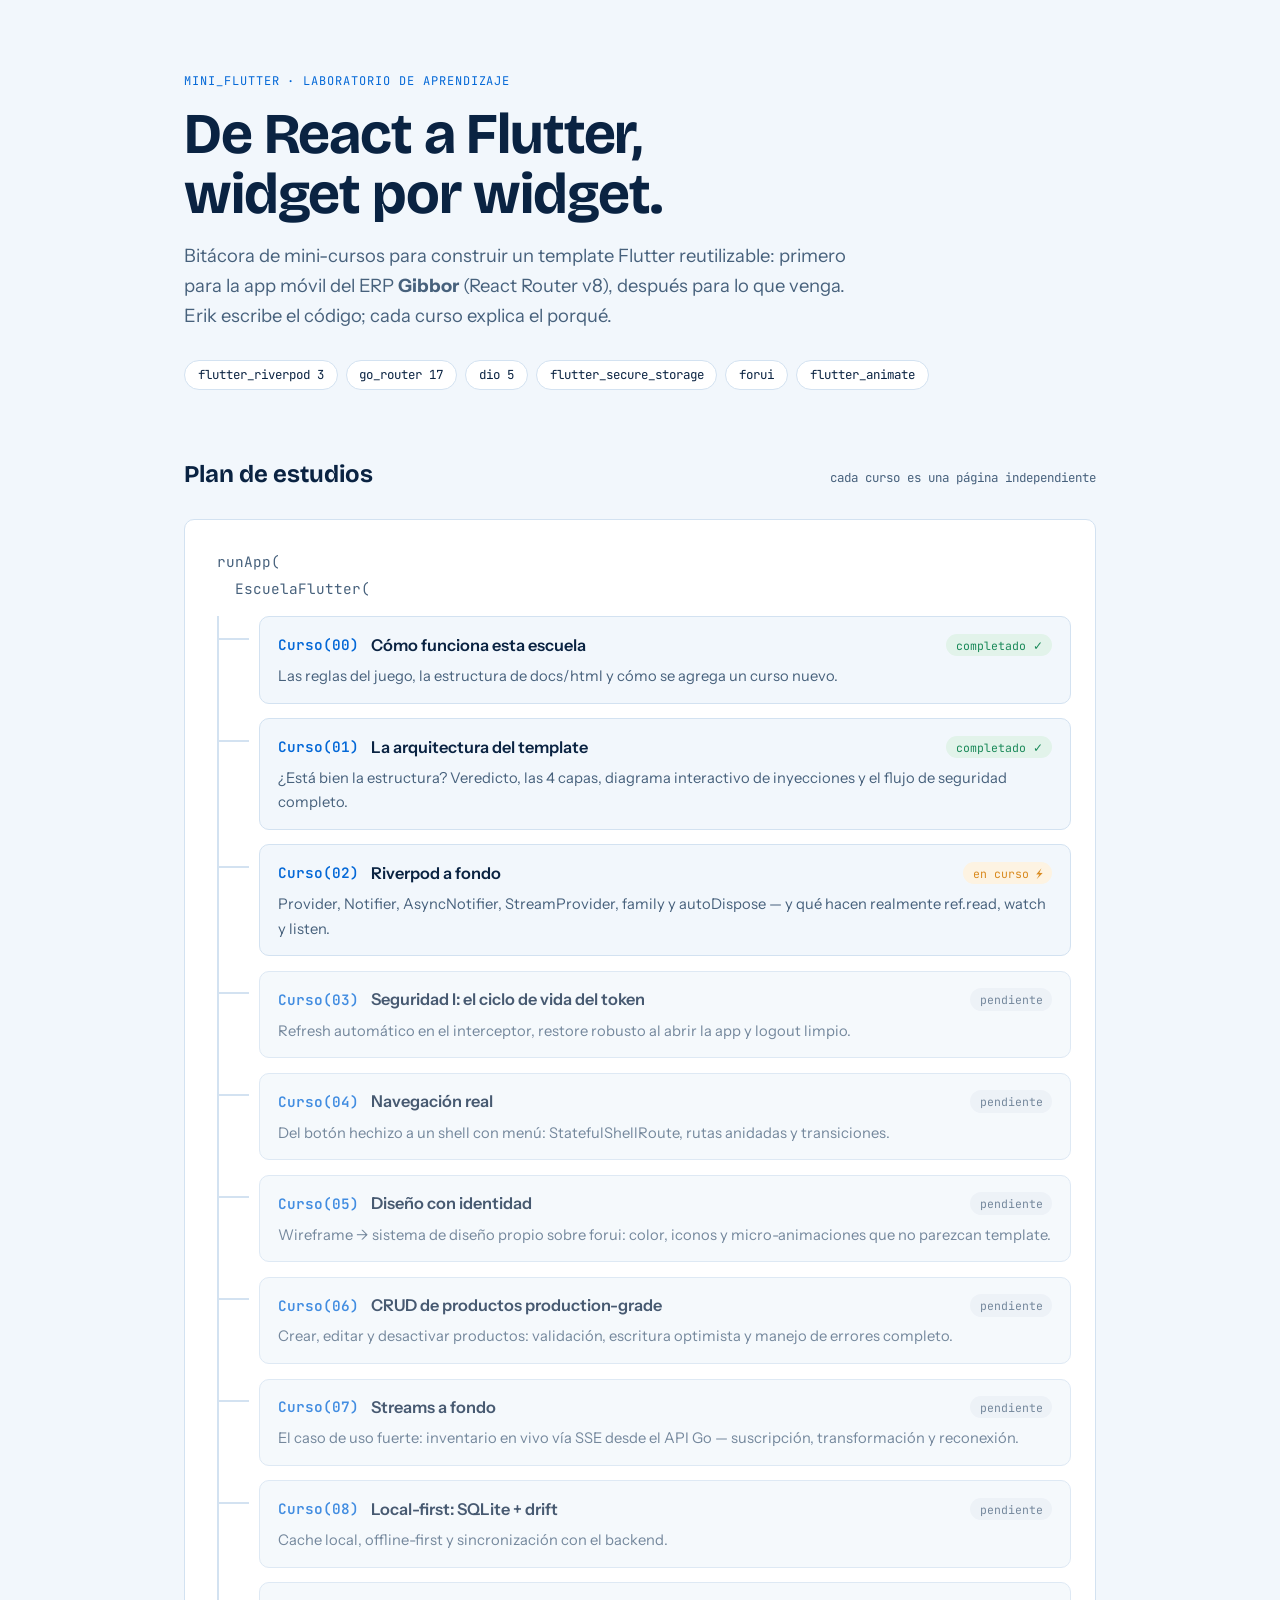
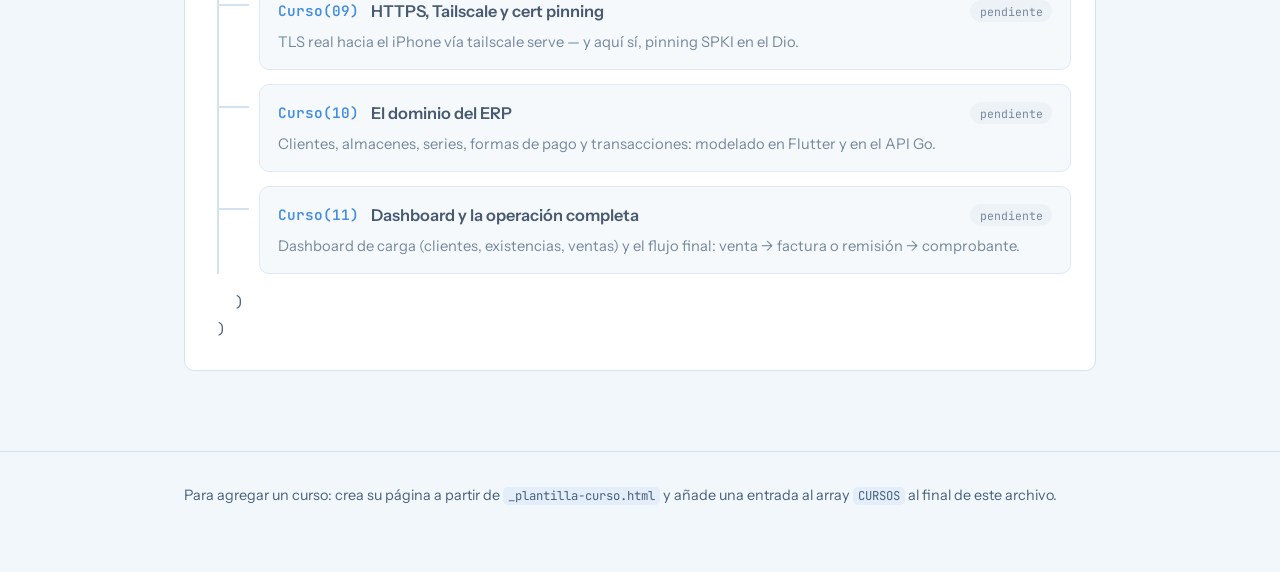
<file: docs/html/index.html>
<!doctype html>
<html lang="es">
<head>
<meta charset="utf-8">
<meta name="viewport" content="width=device-width, initial-scale=1">
<!-- La página trae su propio modo claro/oscuro; esto le pide a Dark Reader que no la repinte -->
<meta name="darkreader-lock">
<title>Escuela Flutter — mini_flutter</title>
<link rel="preconnect" href="https://fonts.googleapis.com">
<link href="https://fonts.googleapis.com/css2?family=Bricolage+Grotesque:wght@500;700;800&family=Instrument+Sans:ital,wght@0,400;0,600;1,400&family=JetBrains+Mono:wght@400;600&display=swap" rel="stylesheet">
<link rel="stylesheet" href="assets/base.css">
<style>
  /* ---- estilos exclusivos del índice ---- */

  .masthead { padding: 4.5rem 0 3rem; }

  .stack-pills {
    display: flex;
    flex-wrap: wrap;
    gap: 0.5rem;
    margin-top: 1.75rem;
    padding: 0;
    list-style: none;
  }

  /* ---- el árbol de widgets: firma de la página ---- */

  .plan { padding-bottom: 5rem; }

  .plan-cabecera {
    display: flex;
    align-items: baseline;
    justify-content: space-between;
    gap: 1rem;
    flex-wrap: wrap;
    margin-bottom: 1.5rem;
  }

  .plan-cabecera h2 {
    font-family: var(--f-display);
    font-size: 1.5rem;
    margin: 0;
  }

  .plan-hint {
    font-family: var(--f-mono);
    font-size: 0.78rem;
    color: var(--ink-suave);
  }

  .arbol {
    font-family: var(--f-mono);
    font-size: 0.9rem;
    background: var(--card);
    border: 1px solid var(--linea);
    border-radius: var(--radio);
    padding: 1.75rem 1.5rem 1.75rem 2rem;
  }

  .arbol-linea { color: var(--ink-suave); padding: 0.1rem 0; }

  .arbol-lista {
    list-style: none;
    margin: 0.4rem 0;
    padding-left: 1.1rem;
    border-left: 2px solid var(--linea);
  }

  .nodo {
    position: relative;
    margin: 0.9rem 0;
    padding-left: 1.4rem;
    animation: aparecer 0.45s ease-out backwards;
  }

  /* conector horizontal del árbol hacia cada nodo */
  .nodo::before {
    content: "";
    position: absolute;
    left: -1.1rem;
    top: 1.35rem;
    width: 1.9rem;
    border-top: 2px solid var(--linea);
  }

  @keyframes aparecer {
    from { opacity: 0; transform: translateX(-8px); }
    to   { opacity: 1; transform: none; }
  }

  .nodo-card {
    display: block;
    background: var(--paper);
    border: 1px solid var(--linea);
    border-radius: var(--radio);
    padding: 0.9rem 1.1rem;
    text-decoration: none;
    color: inherit;
    transition: border-color 0.15s ease, transform 0.15s ease;
  }

  a.nodo-card:hover { border-color: var(--azul); transform: translateX(3px); }

  .nodo-top {
    display: flex;
    align-items: center;
    gap: 0.75rem;
    flex-wrap: wrap;
  }

  .nodo-num { color: var(--azul); font-weight: 600; }

  .nodo-titulo {
    font-family: var(--f-cuerpo);
    font-weight: 600;
    font-size: 1.02rem;
  }

  .nodo-desc {
    font-family: var(--f-cuerpo);
    color: var(--ink-suave);
    font-size: 0.92rem;
    margin: 0.35rem 0 0;
  }

  .estado {
    font-size: 0.72rem;
    border-radius: 999px;
    padding: 0.1rem 0.6rem;
    margin-left: auto;
  }

  .estado-pendiente  { background: #e8eef5; color: var(--ink-suave); }
  .estado-en-curso   { background: #fdf3e2; color: var(--ambar); }
  .estado-completado { background: #e2f3ea; color: var(--verde); }

  @media (prefers-color-scheme: dark) {
    .estado-pendiente  { background: #1b2c40; }
    .estado-en-curso   { background: #3a2c10; }
    .estado-completado { background: #11331f; }
  }

  .vacio {
    color: var(--ink-suave);
    font-style: italic;
    padding: 0.5rem 0;
  }

  .pie {
    border-top: 1px solid var(--linea);
    padding: 2rem 0 4rem;
    color: var(--ink-suave);
    font-size: 0.9rem;
  }

  .pie code {
    font-family: var(--f-mono);
    font-size: 0.85em;
    background: var(--resalte);
    border-radius: 5px;
    padding: 0.1em 0.4em;
  }
</style>
</head>
<body>

<header class="masthead">
  <div class="contenedor">
    <p class="eyebrow">mini_flutter · laboratorio de aprendizaje</p>
    <h1 class="titulo-display">De React a Flutter,<br>widget por widget.</h1>
    <p class="lead">
      Bitácora de mini-cursos para construir un template Flutter reutilizable:
      primero para la app móvil del ERP <strong>Gibbor</strong> (React Router v8),
      después para lo que venga. Erik escribe el código; cada curso explica el porqué.
    </p>
    <ul class="stack-pills" aria-label="Stack del template">
      <li class="pill">flutter_riverpod 3</li>
      <li class="pill">go_router 17</li>
      <li class="pill">dio 5</li>
      <li class="pill">flutter_secure_storage</li>
      <li class="pill">forui</li>
      <li class="pill">flutter_animate</li>
    </ul>
  </div>
</header>

<main class="plan">
  <div class="contenedor">
    <div class="plan-cabecera">
      <h2>Plan de estudios</h2>
      <span class="plan-hint">cada curso es una página independiente</span>
    </div>

    <!-- El índice se dibuja como el árbol de widgets de Flutter DevTools:
         la escuela es la raíz, cada curso es un nodo hijo. -->
    <div class="arbol" id="arbol">
      <div class="arbol-linea">runApp(</div>
      <div class="arbol-linea">&nbsp;&nbsp;EscuelaFlutter(</div>
      <ul class="arbol-lista" id="lista-cursos"></ul>
      <div class="arbol-linea">&nbsp;&nbsp;)</div>
      <div class="arbol-linea">)</div>
    </div>
  </div>
</main>

<footer class="pie">
  <div class="contenedor">
    Para agregar un curso: crea su página a partir de
    <code>_plantilla-curso.html</code> y añade una entrada al array
    <code>CURSOS</code> al final de este archivo.
  </div>
</footer>

<script>
  // ---- registro de cursos ----------------------------------------
  // Un curso = un objeto. La página se renderiza sola a partir de esto.
  // estado: "pendiente" | "en-curso" | "completado"
  const CURSOS = [
    {
      num: "00",
      titulo: "Cómo funciona esta escuela",
      desc: "Las reglas del juego, la estructura de docs/html y cómo se agrega un curso nuevo.",
      href: "curso-00-como-funciona.html",
      estado: "completado",
    },
    {
      num: "01",
      titulo: "La arquitectura del template",
      desc: "¿Está bien la estructura? Veredicto, las 4 capas, diagrama interactivo de inyecciones y el flujo de seguridad completo.",
      href: "curso-01-arquitectura.html",
      estado: "completado",
    },
    {
      num: "02",
      titulo: "Riverpod a fondo",
      desc: "Provider, Notifier, AsyncNotifier, StreamProvider, family y autoDispose — y qué hacen realmente ref.read, watch y listen.",
      href: "curso-02-riverpod.html",
      estado: "en-curso",
    },
    {
      num: "03",
      titulo: "Seguridad I: el ciclo de vida del token",
      desc: "Refresh automático en el interceptor, restore robusto al abrir la app y logout limpio.",
      href: "#",
      estado: "pendiente",
    },
    {
      num: "04",
      titulo: "Navegación real",
      desc: "Del botón hechizo a un shell con menú: StatefulShellRoute, rutas anidadas y transiciones.",
      href: "#",
      estado: "pendiente",
    },
    {
      num: "05",
      titulo: "Diseño con identidad",
      desc: "Wireframe → sistema de diseño propio sobre forui: color, iconos y micro-animaciones que no parezcan template.",
      href: "#",
      estado: "pendiente",
    },
    {
      num: "06",
      titulo: "CRUD de productos production-grade",
      desc: "Crear, editar y desactivar productos: validación, escritura optimista y manejo de errores completo.",
      href: "#",
      estado: "pendiente",
    },
    {
      num: "07",
      titulo: "Streams a fondo",
      desc: "El caso de uso fuerte: inventario en vivo vía SSE desde el API Go — suscripción, transformación y reconexión.",
      href: "#",
      estado: "pendiente",
    },
    {
      num: "08",
      titulo: "Local-first: SQLite + drift",
      desc: "Cache local, offline-first y sincronización con el backend.",
      href: "#",
      estado: "pendiente",
    },
    {
      num: "09",
      titulo: "HTTPS, Tailscale y cert pinning",
      desc: "TLS real hacia el iPhone vía tailscale serve — y aquí sí, pinning SPKI en el Dio.",
      href: "#",
      estado: "pendiente",
    },
    {
      num: "10",
      titulo: "El dominio del ERP",
      desc: "Clientes, almacenes, series, formas de pago y transacciones: modelado en Flutter y en el API Go.",
      href: "#",
      estado: "pendiente",
    },
    {
      num: "11",
      titulo: "Dashboard y la operación completa",
      desc: "Dashboard de carga (clientes, existencias, ventas) y el flujo final: venta → factura o remisión → comprobante.",
      href: "#",
      estado: "pendiente",
    },
  ];

  // ---- render ------------------------------------------------------
  const ETIQUETAS = {
    "pendiente": "pendiente",
    "en-curso": "en curso ⚡",
    "completado": "completado ✓",
  };

  const lista = document.getElementById("lista-cursos");

  if (CURSOS.length === 0) {
    lista.innerHTML = '<li class="vacio">// aún no hay cursos — la primera consulta crea el Curso 01</li>';
  } else {
    lista.innerHTML = CURSOS.map((c, i) => {
      // sin página todavía → tarjeta sin link
      const conPagina = c.href && c.href !== "#";
      const tag = conPagina ? `a class="nodo-card" href="${c.href}"` : `div class="nodo-card" style="opacity:0.75"`;
      const cierre = conPagina ? "a" : "div";
      return `
      <li class="nodo" style="animation-delay:${60 * i}ms">
        <${tag}>
          <span class="nodo-top">
            <span class="nodo-num">Curso(${c.num})</span>
            <span class="nodo-titulo">${c.titulo}</span>
            <span class="estado estado-${c.estado}">${ETIQUETAS[c.estado]}</span>
          </span>
          <p class="nodo-desc">${c.desc}</p>
        </${cierre}>
      </li>`;
    }).join("");
  }
</script>

</body>
</html>
</file>
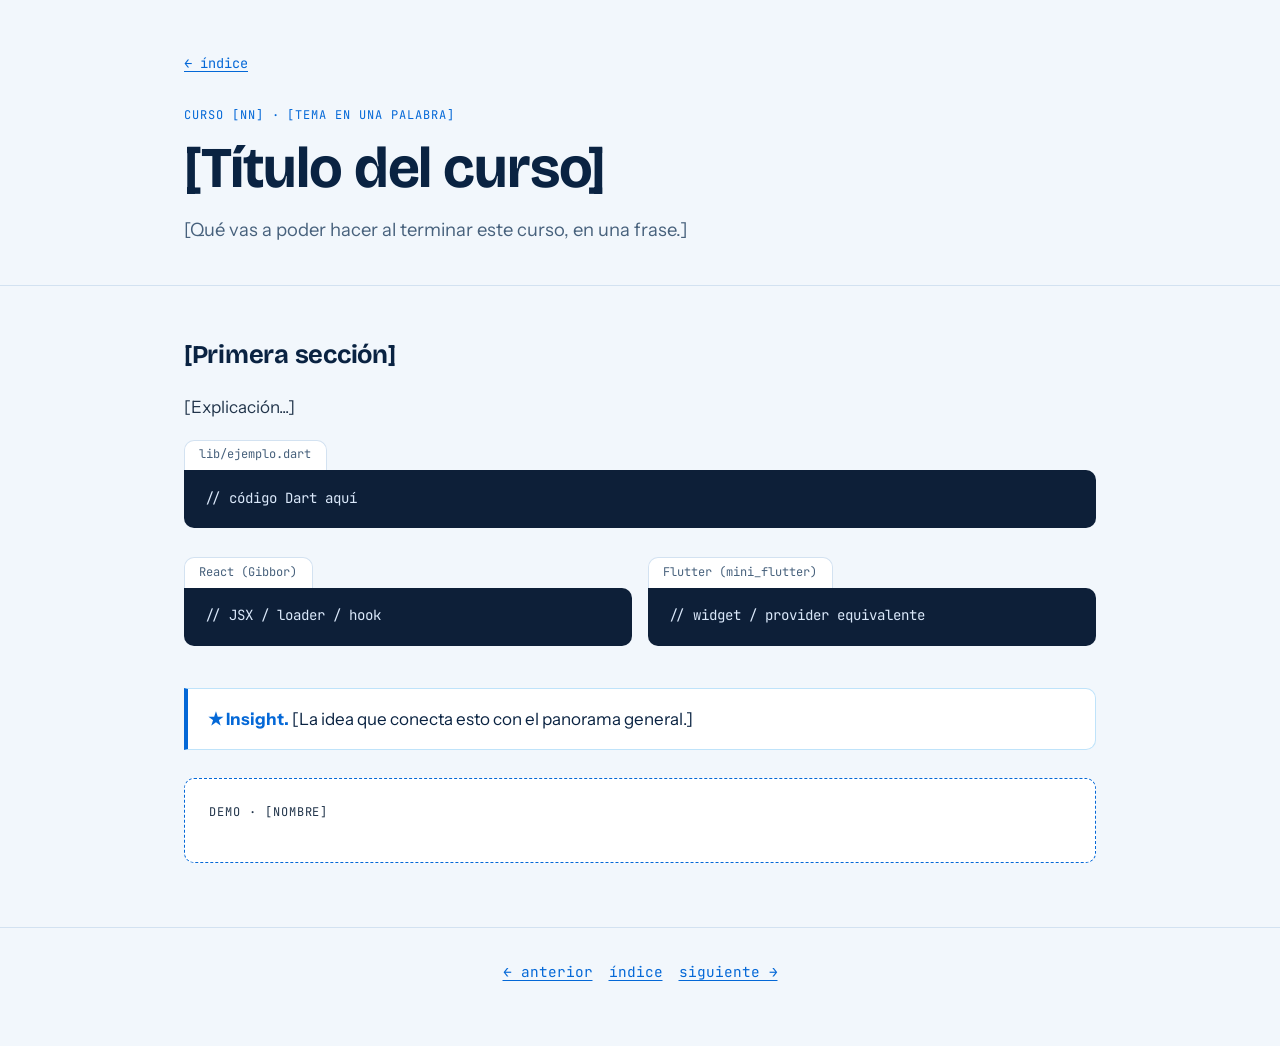
<file: docs/html/_plantilla-curso.html>
<!doctype html>
<html lang="es">
<head>
<meta charset="utf-8">
<meta name="viewport" content="width=device-width, initial-scale=1">
<!-- PLANTILLA: copia este archivo como curso-NN-tema.html y reemplaza
     todo lo marcado con [corchetes]. Luego registra el curso en el
     array CURSOS de index.html. -->
<meta name="darkreader-lock">
<title>Curso [NN] · [Título] — Escuela Flutter</title>
<link rel="preconnect" href="https://fonts.googleapis.com">
<link href="https://fonts.googleapis.com/css2?family=Bricolage+Grotesque:wght@500;700;800&family=Instrument+Sans:ital,wght@0,400;0,600;1,400&family=JetBrains+Mono:wght@400;600&display=swap" rel="stylesheet">
<link rel="stylesheet" href="assets/base.css">

<!-- Librerías para demos: descomenta solo las que el curso use.
<script src="https://cdn.jsdelivr.net/npm/gsap@3.12/dist/gsap.min.js"></script>
<script src="https://cdn.jsdelivr.net/npm/gsap@3.12/dist/ScrollTrigger.min.js"></script>
<script src="https://cdn.jsdelivr.net/npm/three@0.170/build/three.min.js"></script>
-->
</head>
<body>

<header class="curso-header">
  <div class="contenedor">
    <a class="volver" href="index.html">← índice</a>
    <p class="eyebrow">Curso [NN] · [tema en una palabra]</p>
    <h1 class="titulo-display">[Título del curso]</h1>
    <p class="lead">[Qué vas a poder hacer al terminar este curso, en una frase.]</p>
  </div>
</header>

<main class="prose">
  <div class="contenedor">

    <h2>[Primera sección]</h2>
    <p>[Explicación...]</p>

    <!-- Bloque de código con etiqueta de archivo -->
    <span class="archivo">lib/ejemplo.dart</span>
<pre><code>// código Dart aquí
</code></pre>

    <!-- Comparación React ↔ Flutter, lado a lado -->
    <div class="comparacion">
      <div>
        <span class="archivo">React (Gibbor)</span>
<pre><code>// JSX / loader / hook
</code></pre>
      </div>
      <div>
        <span class="archivo">Flutter (mini_flutter)</span>
<pre><code>// widget / provider equivalente
</code></pre>
      </div>
    </div>

    <!-- Nota clave -->
    <div class="insight">
      <strong>★ Insight.</strong> [La idea que conecta esto con el panorama general.]
    </div>

    <!-- Demo interactiva: svg, canvas, GSAP o three.js -->
    <div class="demo">
      <p class="demo-titulo">demo · [nombre]</p>
      <div id="demo-1"><!-- contenido de la demo --></div>
    </div>

  </div>
</main>

<footer class="paginacion">
  <div class="contenedor" style="display:flex; justify-content:space-between; gap:1rem;">
    <a href="[curso-anterior].html">← anterior</a>
    <a href="index.html">índice</a>
    <a href="[curso-siguiente].html">siguiente →</a>
  </div>
</footer>

<script>
  // JS de las demos de este curso.
</script>

</body>
</html>
</file>
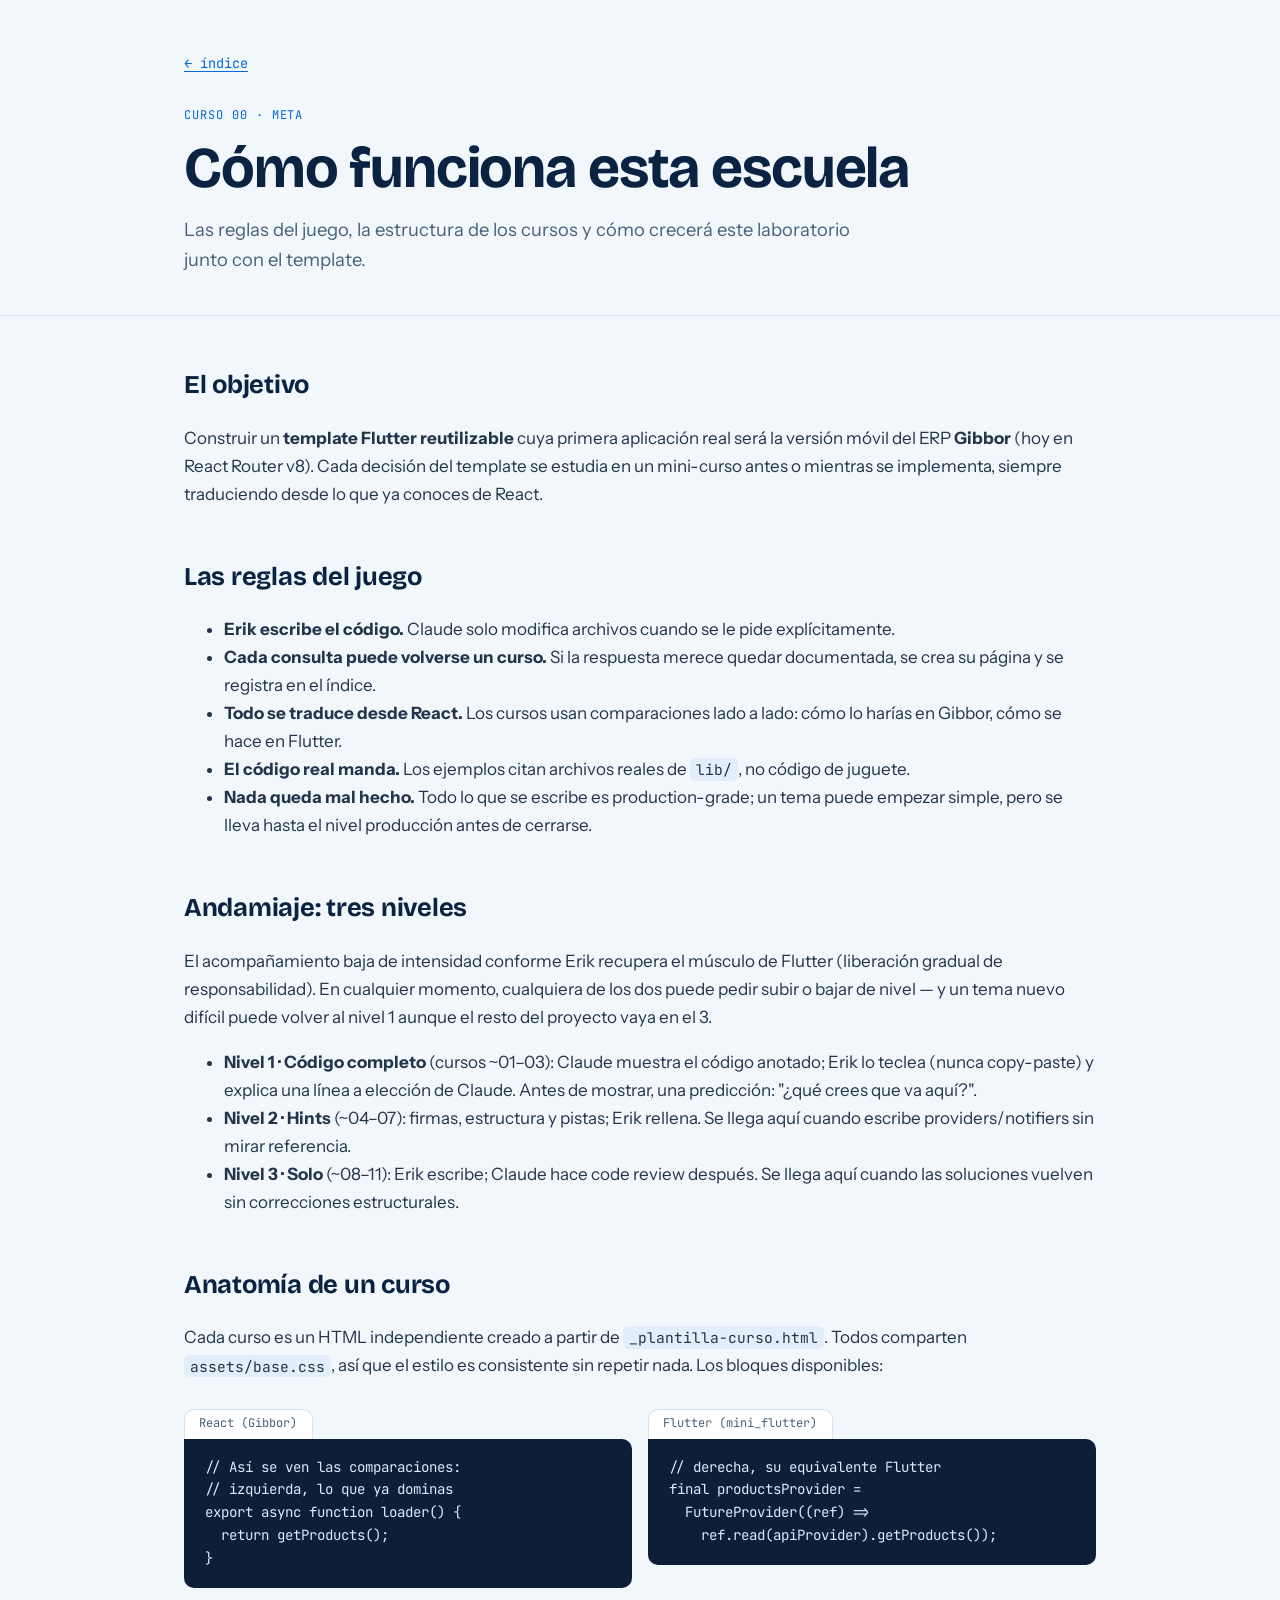
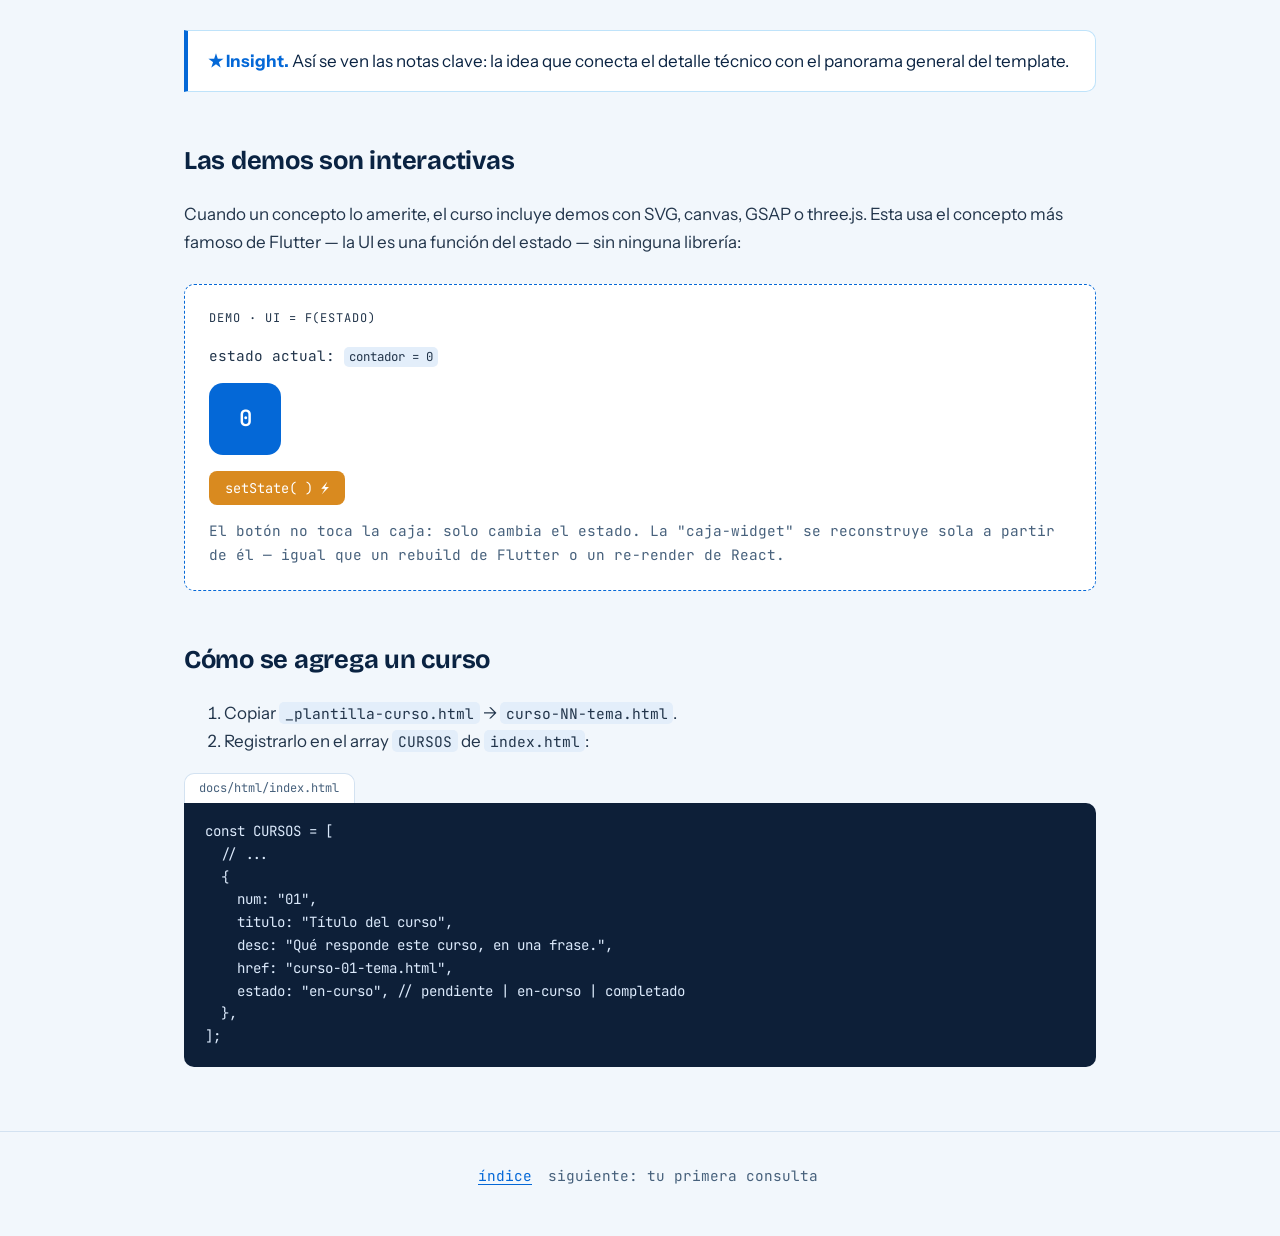
<file: docs/html/curso-00-como-funciona.html>
<!doctype html>
<html lang="es">
<head>
<meta charset="utf-8">
<meta name="viewport" content="width=device-width, initial-scale=1">
<meta name="darkreader-lock">
<title>Curso 00 · Cómo funciona esta escuela — Escuela Flutter</title>
<link rel="preconnect" href="https://fonts.googleapis.com">
<link href="https://fonts.googleapis.com/css2?family=Bricolage+Grotesque:wght@500;700;800&family=Instrument+Sans:ital,wght@0,400;0,600;1,400&family=JetBrains+Mono:wght@400;600&display=swap" rel="stylesheet">
<link rel="stylesheet" href="assets/base.css">
</head>
<body>

<header class="curso-header">
  <div class="contenedor">
    <a class="volver" href="index.html">← índice</a>
    <p class="eyebrow">Curso 00 · meta</p>
    <h1 class="titulo-display">Cómo funciona esta escuela</h1>
    <p class="lead">Las reglas del juego, la estructura de los cursos y cómo crecerá este laboratorio junto con el template.</p>
  </div>
</header>

<main class="prose">
  <div class="contenedor">

    <h2>El objetivo</h2>
    <p>
      Construir un <strong>template Flutter reutilizable</strong> cuya primera
      aplicación real será la versión móvil del ERP <strong>Gibbor</strong>
      (hoy en React Router v8). Cada decisión del template se estudia en un
      mini-curso antes o mientras se implementa, siempre traduciendo desde lo
      que ya conoces de React.
    </p>

    <h2>Las reglas del juego</h2>
    <ul>
      <li><strong>Erik escribe el código.</strong> Claude solo modifica archivos cuando se le pide explícitamente.</li>
      <li><strong>Cada consulta puede volverse un curso.</strong> Si la respuesta merece quedar documentada, se crea su página y se registra en el índice.</li>
      <li><strong>Todo se traduce desde React.</strong> Los cursos usan comparaciones lado a lado: cómo lo harías en Gibbor, cómo se hace en Flutter.</li>
      <li><strong>El código real manda.</strong> Los ejemplos citan archivos reales de <code>lib/</code>, no código de juguete.</li>
      <li><strong>Nada queda mal hecho.</strong> Todo lo que se escribe es production-grade; un tema puede empezar simple, pero se lleva hasta el nivel producción antes de cerrarse.</li>
    </ul>

    <h2>Andamiaje: tres niveles</h2>
    <p>
      El acompañamiento baja de intensidad conforme Erik recupera el músculo de Flutter
      (liberación gradual de responsabilidad). En cualquier momento, cualquiera de los dos
      puede pedir subir o bajar de nivel — y un tema nuevo difícil puede volver al nivel 1
      aunque el resto del proyecto vaya en el 3.
    </p>
    <ul>
      <li><strong>Nivel 1 · Código completo</strong> (cursos ~01–03): Claude muestra el código anotado; Erik lo teclea (nunca copy-paste) y explica una línea a elección de Claude. Antes de mostrar, una predicción: "¿qué crees que va aquí?".</li>
      <li><strong>Nivel 2 · Hints</strong> (~04–07): firmas, estructura y pistas; Erik rellena. Se llega aquí cuando escribe providers/notifiers sin mirar referencia.</li>
      <li><strong>Nivel 3 · Solo</strong> (~08–11): Erik escribe; Claude hace code review después. Se llega aquí cuando las soluciones vuelven sin correcciones estructurales.</li>
    </ul>

    <h2>Anatomía de un curso</h2>
    <p>
      Cada curso es un HTML independiente creado a partir de
      <code>_plantilla-curso.html</code>. Todos comparten
      <code>assets/base.css</code>, así que el estilo es consistente sin
      repetir nada. Los bloques disponibles:
    </p>

    <div class="comparacion">
      <div>
        <span class="archivo">React (Gibbor)</span>
<pre><code>// Así se ven las comparaciones:
// izquierda, lo que ya dominas
export async function loader() {
  return getProducts();
}</code></pre>
      </div>
      <div>
        <span class="archivo">Flutter (mini_flutter)</span>
<pre><code>// derecha, su equivalente Flutter
final productsProvider =
  FutureProvider((ref) =>
    ref.read(apiProvider).getProducts());</code></pre>
      </div>
    </div>

    <div class="insight">
      <strong>★ Insight.</strong> Así se ven las notas clave: la idea que
      conecta el detalle técnico con el panorama general del template.
    </div>

    <h2>Las demos son interactivas</h2>
    <p>
      Cuando un concepto lo amerite, el curso incluye demos con SVG, canvas,
      GSAP o three.js. Esta usa el concepto más famoso de Flutter — la UI es
      una función del estado — sin ninguna librería:
    </p>

    <div class="demo">
      <p class="demo-titulo">demo · UI = f(estado)</p>
      <div id="widget-demo" style="font-family: var(--f-mono); font-size: 0.9rem;">
        <p style="margin-top:0">estado actual: <code id="estado-valor">contador = 0</code></p>
        <div id="caja" style="
          width: 72px; height: 72px; border-radius: 14px;
          background: var(--azul); color: #fff;
          display: flex; align-items: center; justify-content: center;
          font-size: 1.4rem; font-weight: 600;
          transition: transform 0.25s ease, background 0.25s ease;
        ">0</div>
        <button id="boton-rebuild" style="
          margin-top: 1rem; font-family: var(--f-mono); font-size: 0.85rem;
          background: var(--ambar); color: #fff; border: none;
          border-radius: 8px; padding: 0.5rem 1rem; cursor: pointer;
        ">setState( ) ⚡</button>
        <p style="color: var(--ink-suave); margin-bottom: 0;">
          El botón no toca la caja: solo cambia el estado. La "caja-widget"
          se reconstruye sola a partir de él — igual que un rebuild de Flutter
          o un re-render de React.
        </p>
      </div>
    </div>

    <h2>Cómo se agrega un curso</h2>
    <ol>
      <li>Copiar <code>_plantilla-curso.html</code> → <code>curso-NN-tema.html</code>.</li>
      <li>Registrarlo en el array <code>CURSOS</code> de <code>index.html</code>:</li>
    </ol>

    <span class="archivo">docs/html/index.html</span>
<pre><code>const CURSOS = [
  // ...
  {
    num: "01",
    titulo: "Título del curso",
    desc: "Qué responde este curso, en una frase.",
    href: "curso-01-tema.html",
    estado: "en-curso", // pendiente | en-curso | completado
  },
];</code></pre>

  </div>
</main>

<footer class="paginacion">
  <div class="contenedor" style="display:flex; justify-content:space-between; gap:1rem;">
    <span></span>
    <a href="index.html">índice</a>
    <span style="color: var(--ink-suave)">siguiente: tu primera consulta</span>
  </div>
</footer>

<script>
  // Demo UI = f(estado): un solo dato (contador) y una función render()
  // que reconstruye la vista. Nadie muta el DOM "a mano" fuera de render.
  let contador = 0;

  const caja = document.getElementById("caja");
  const valor = document.getElementById("estado-valor");

  function render() {
    valor.textContent = `contador = ${contador}`;
    caja.textContent = contador;
    caja.style.transform = `rotate(${contador * 12}deg) scale(${1 + Math.min(contador, 10) * 0.03})`;
    caja.style.background = contador % 2 === 0 ? "var(--azul)" : "var(--verde)";
  }

  document.getElementById("boton-rebuild").addEventListener("click", () => {
    contador++;   // 1. cambia el estado
    render();     // 2. la UI se reconstruye a partir del estado
  });
</script>

</body>
</html>
</file>
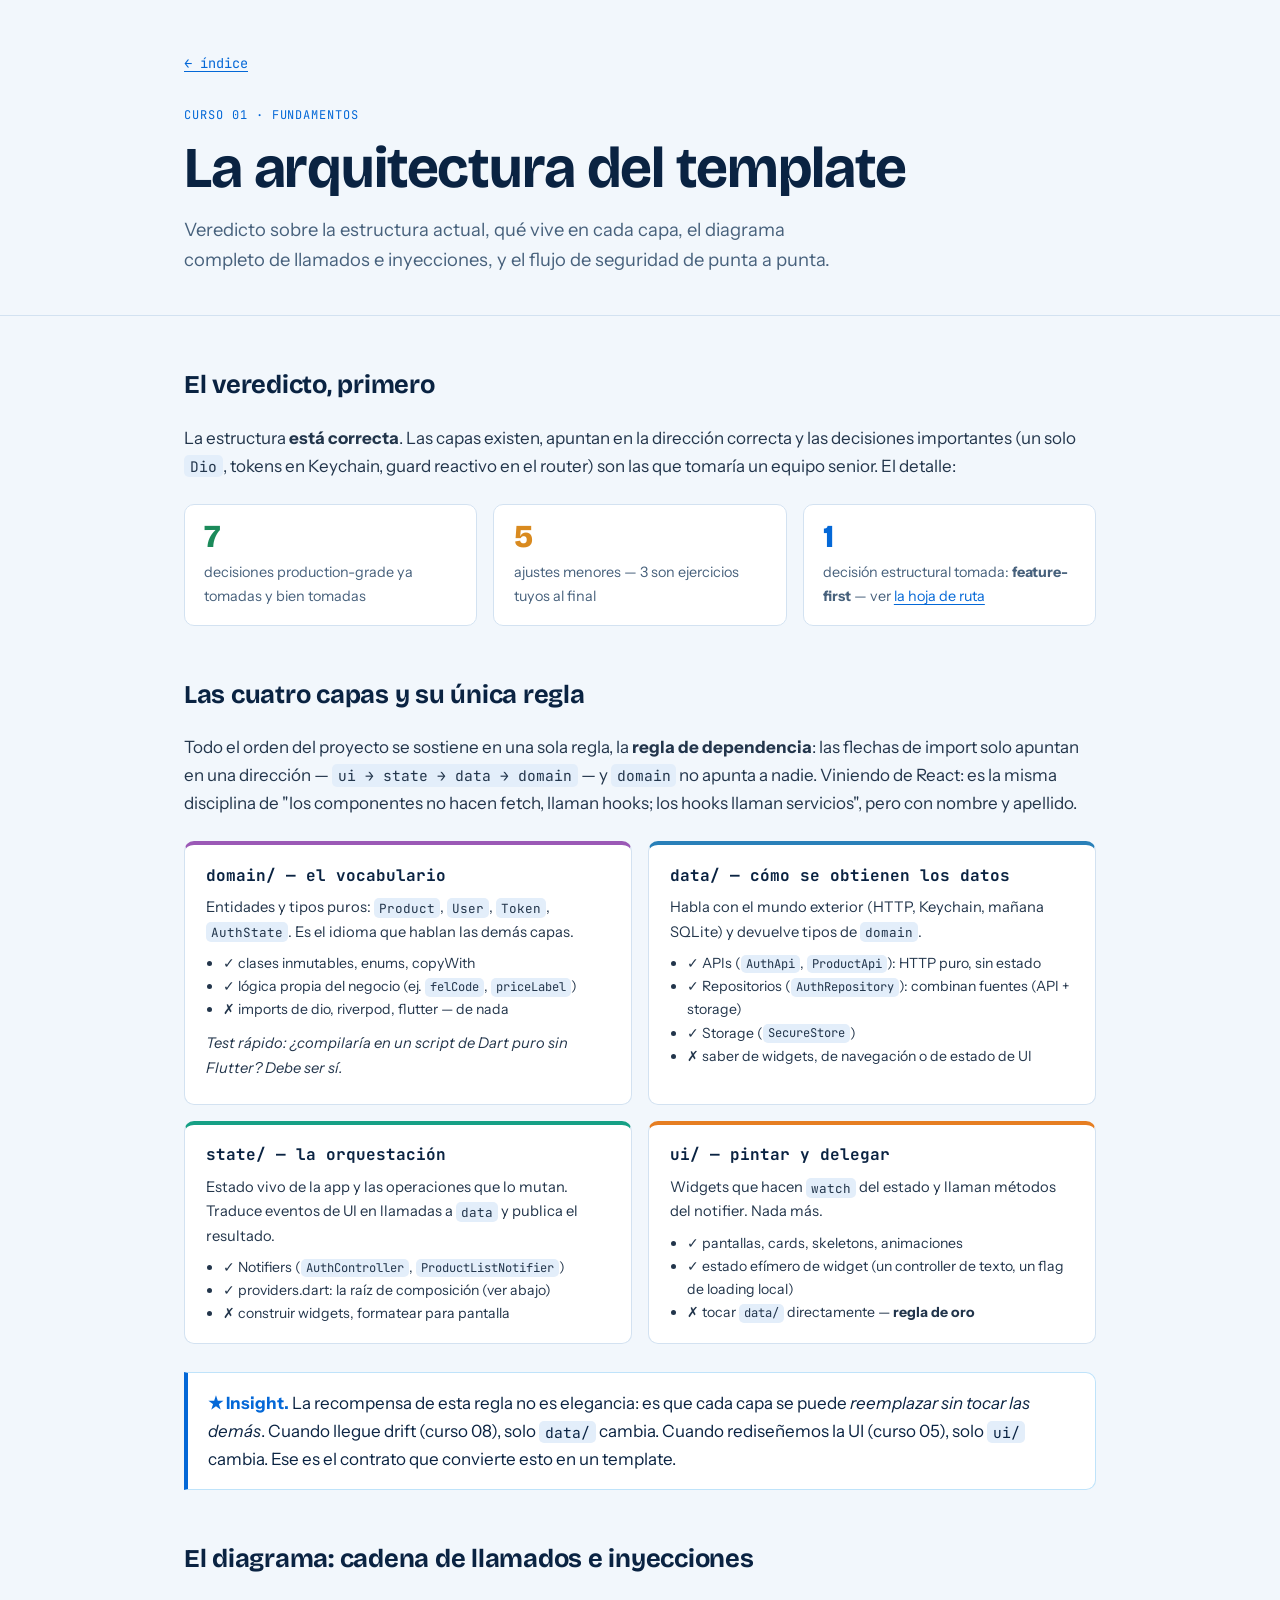
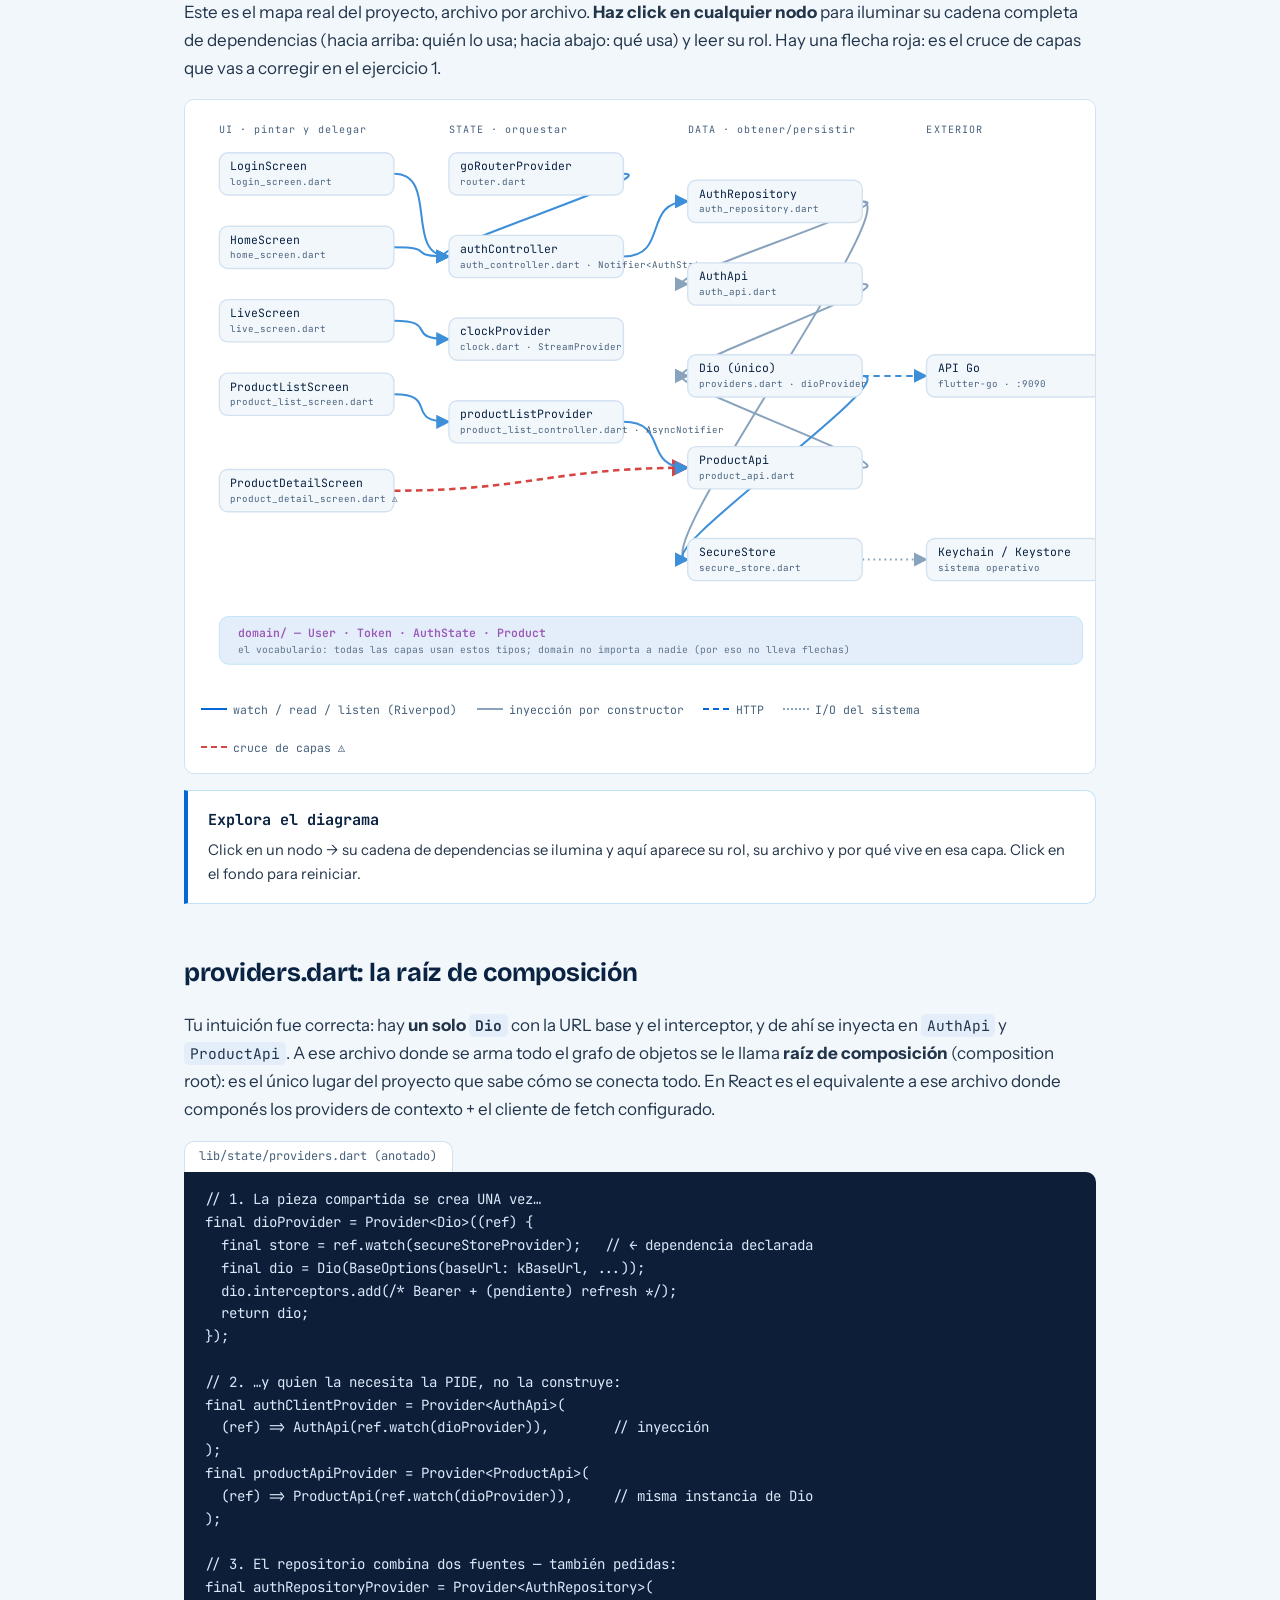
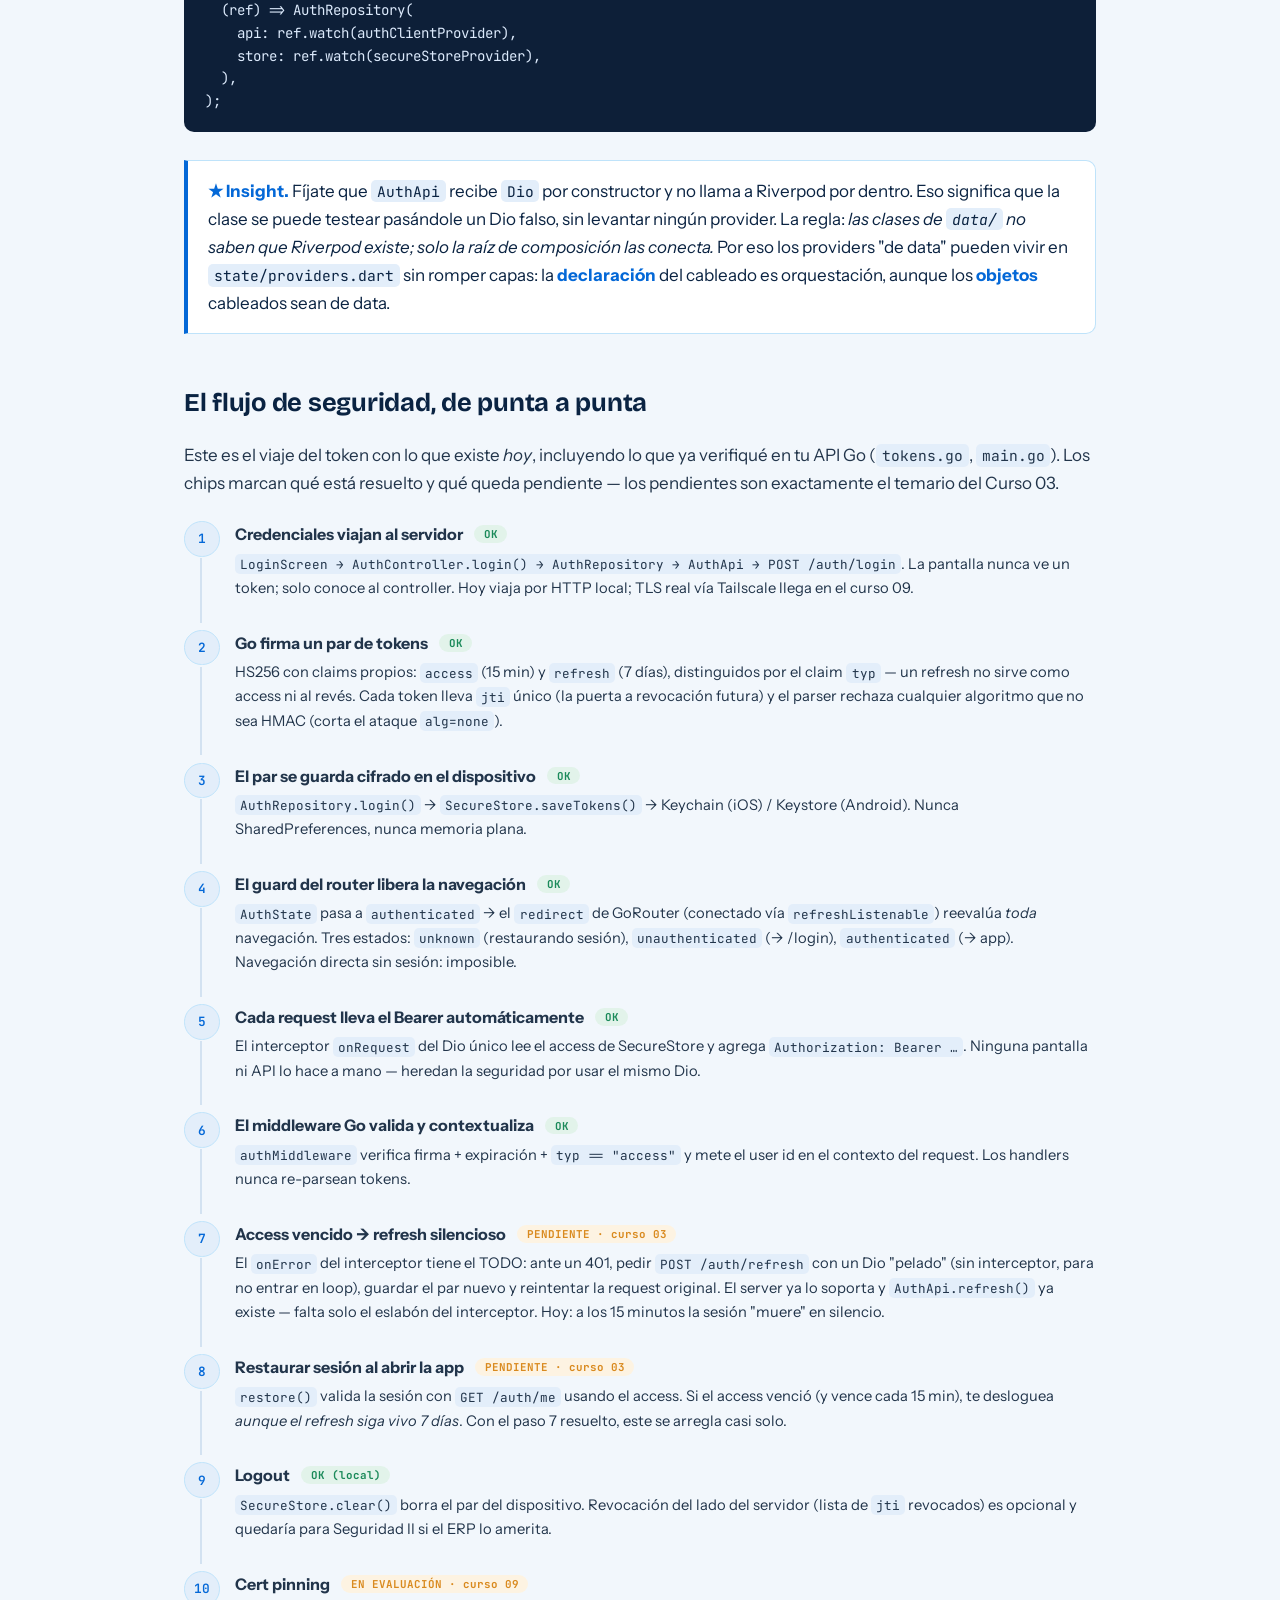
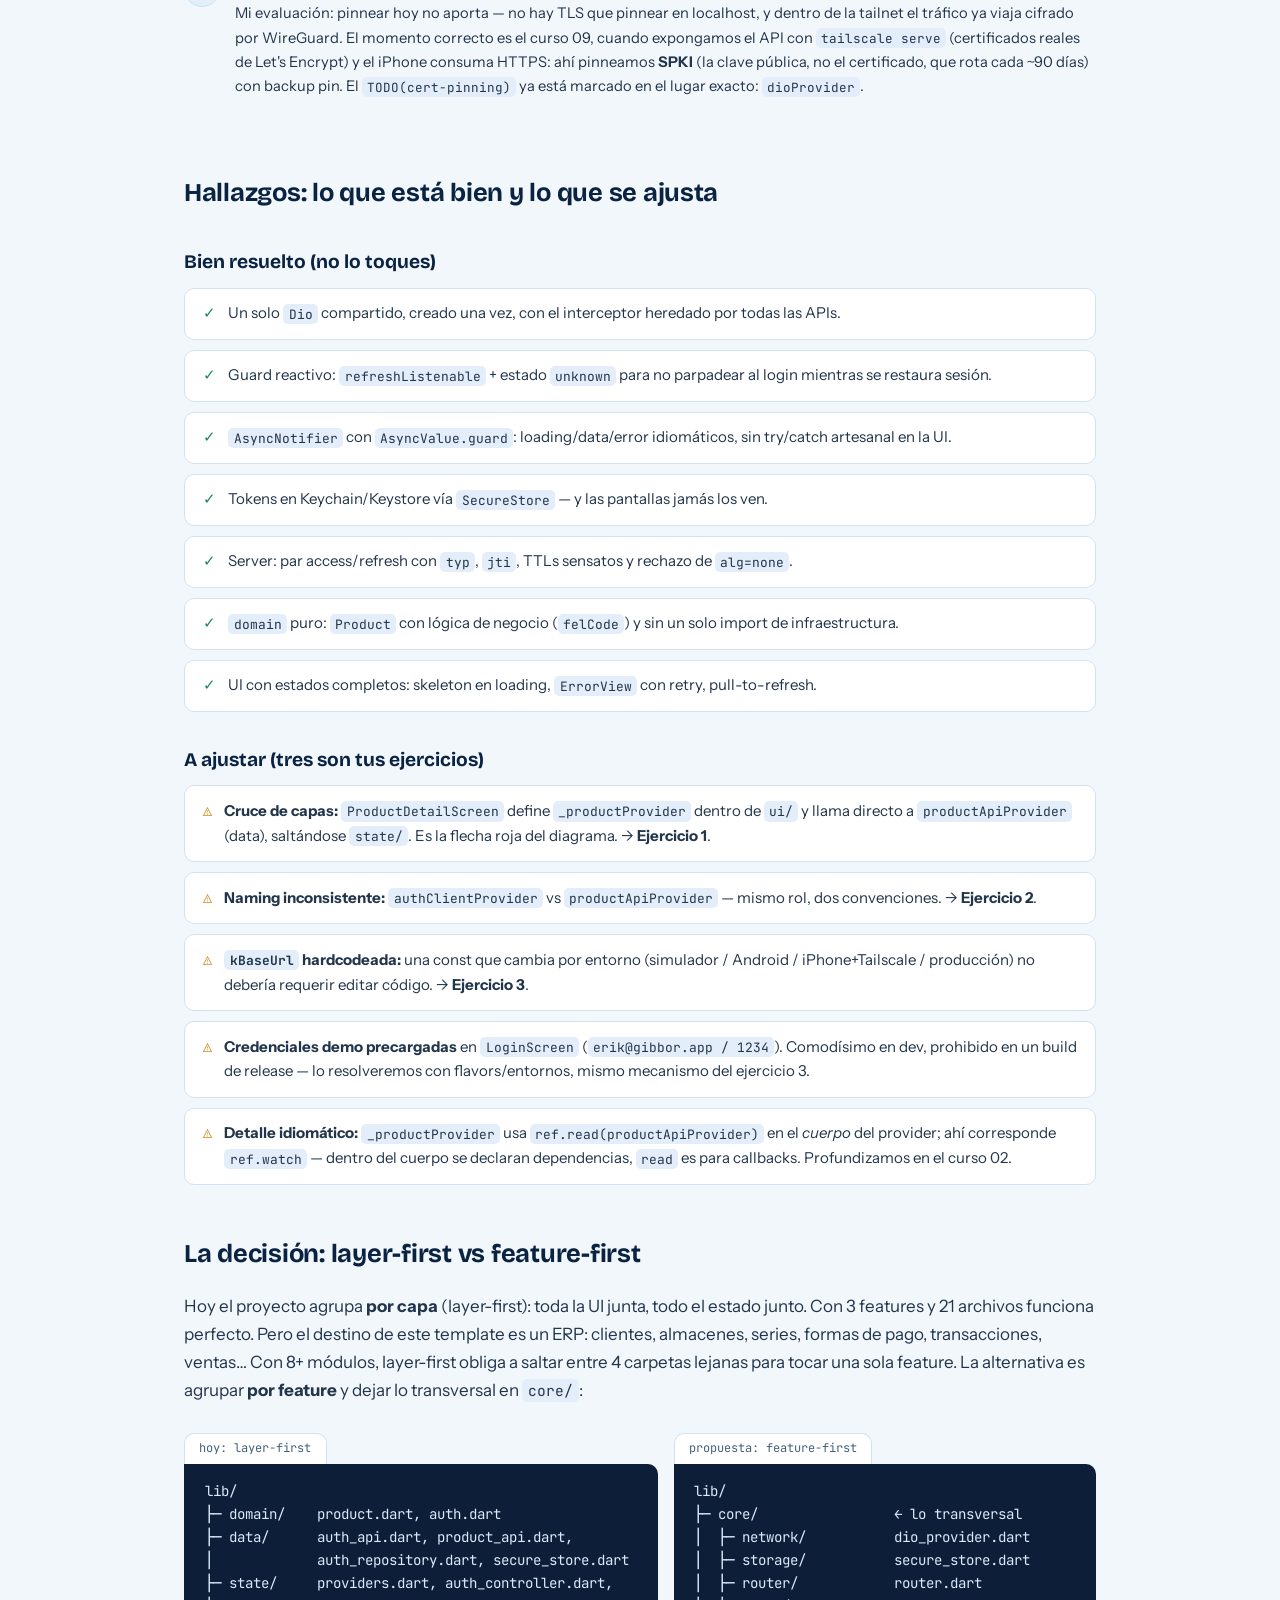
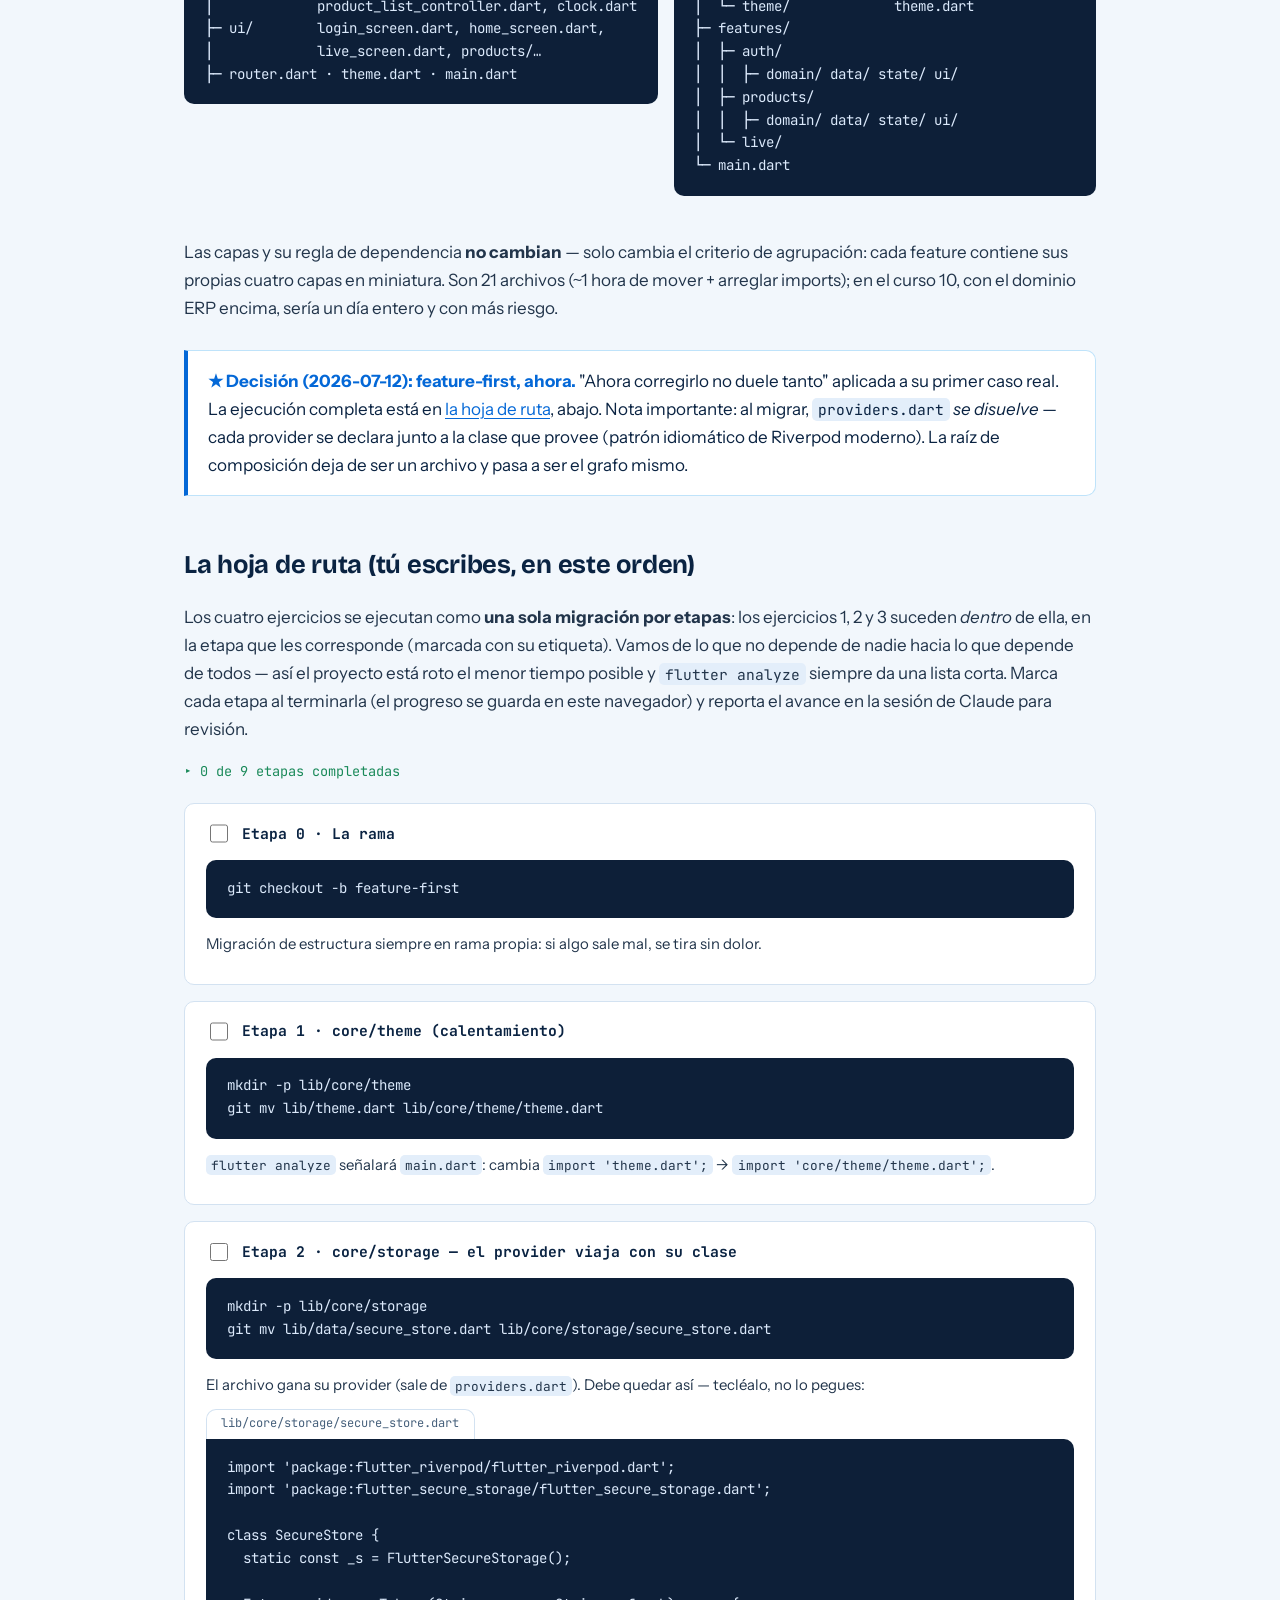
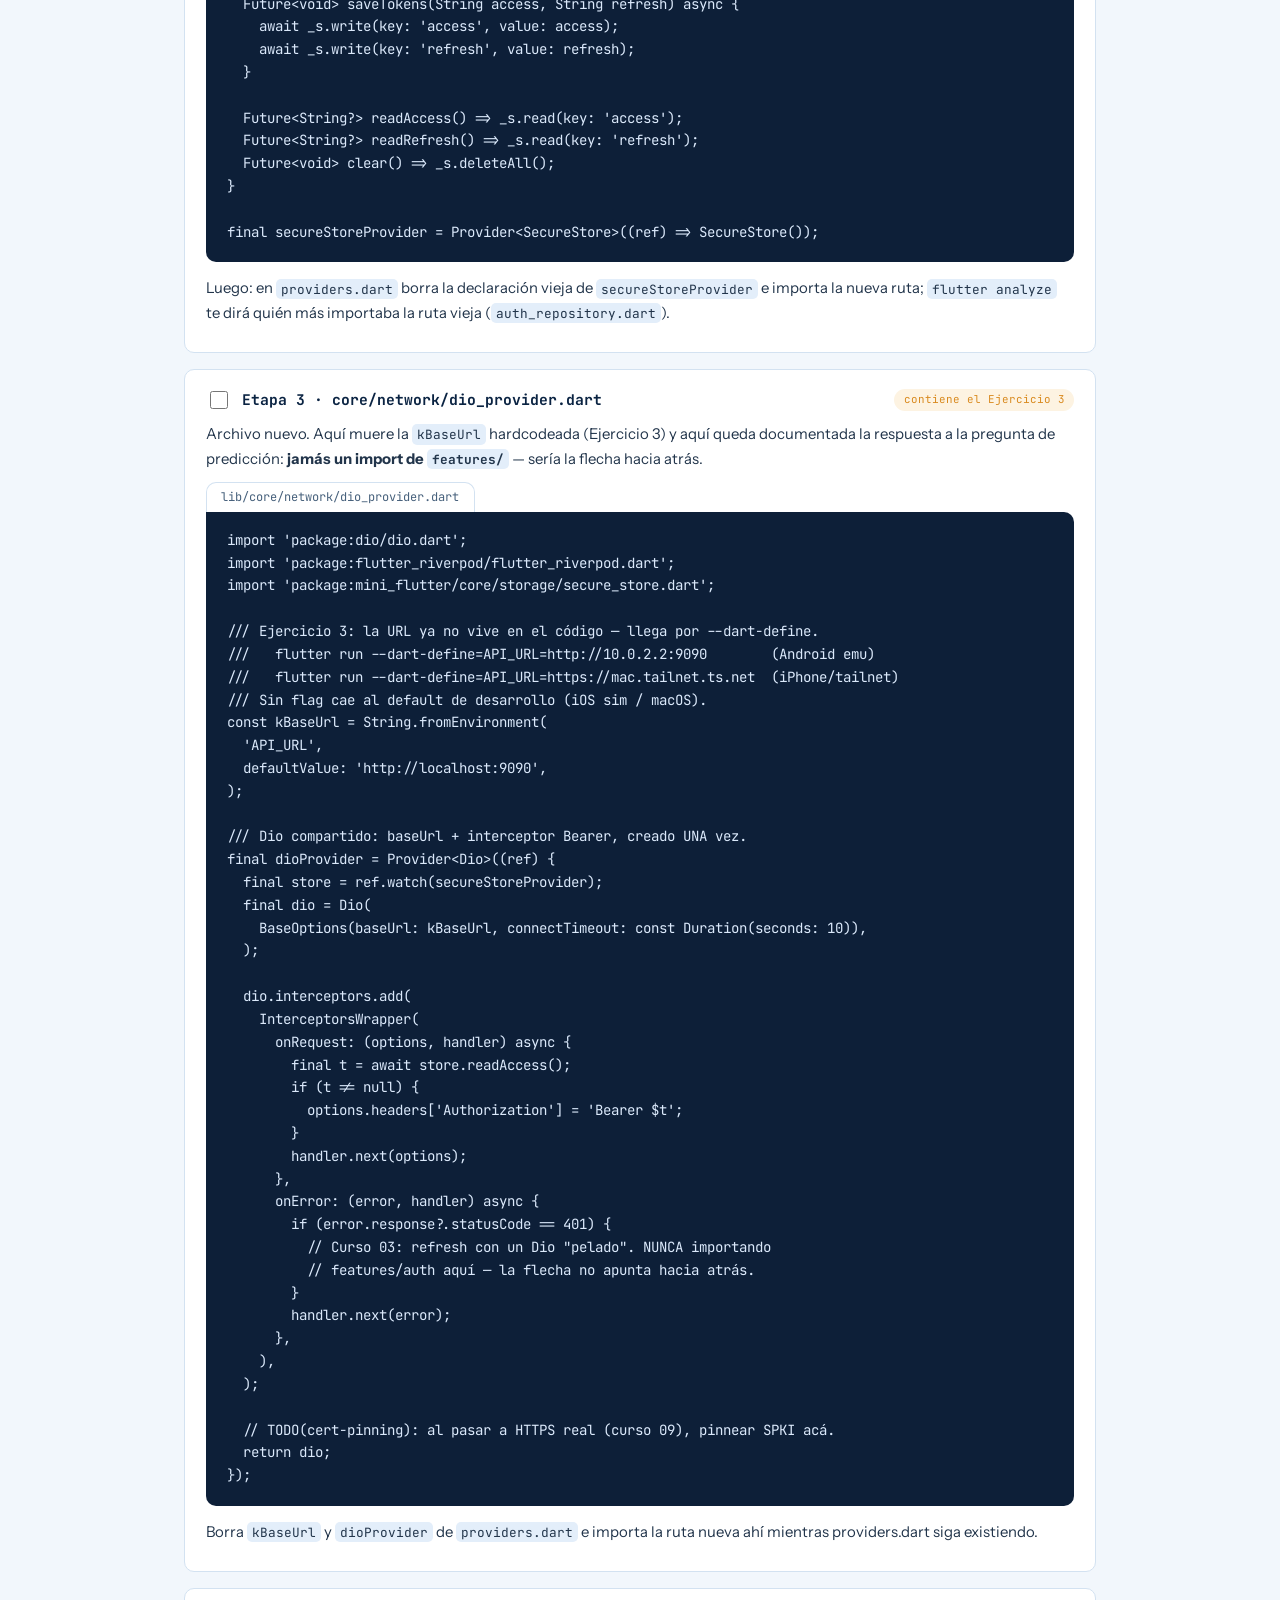
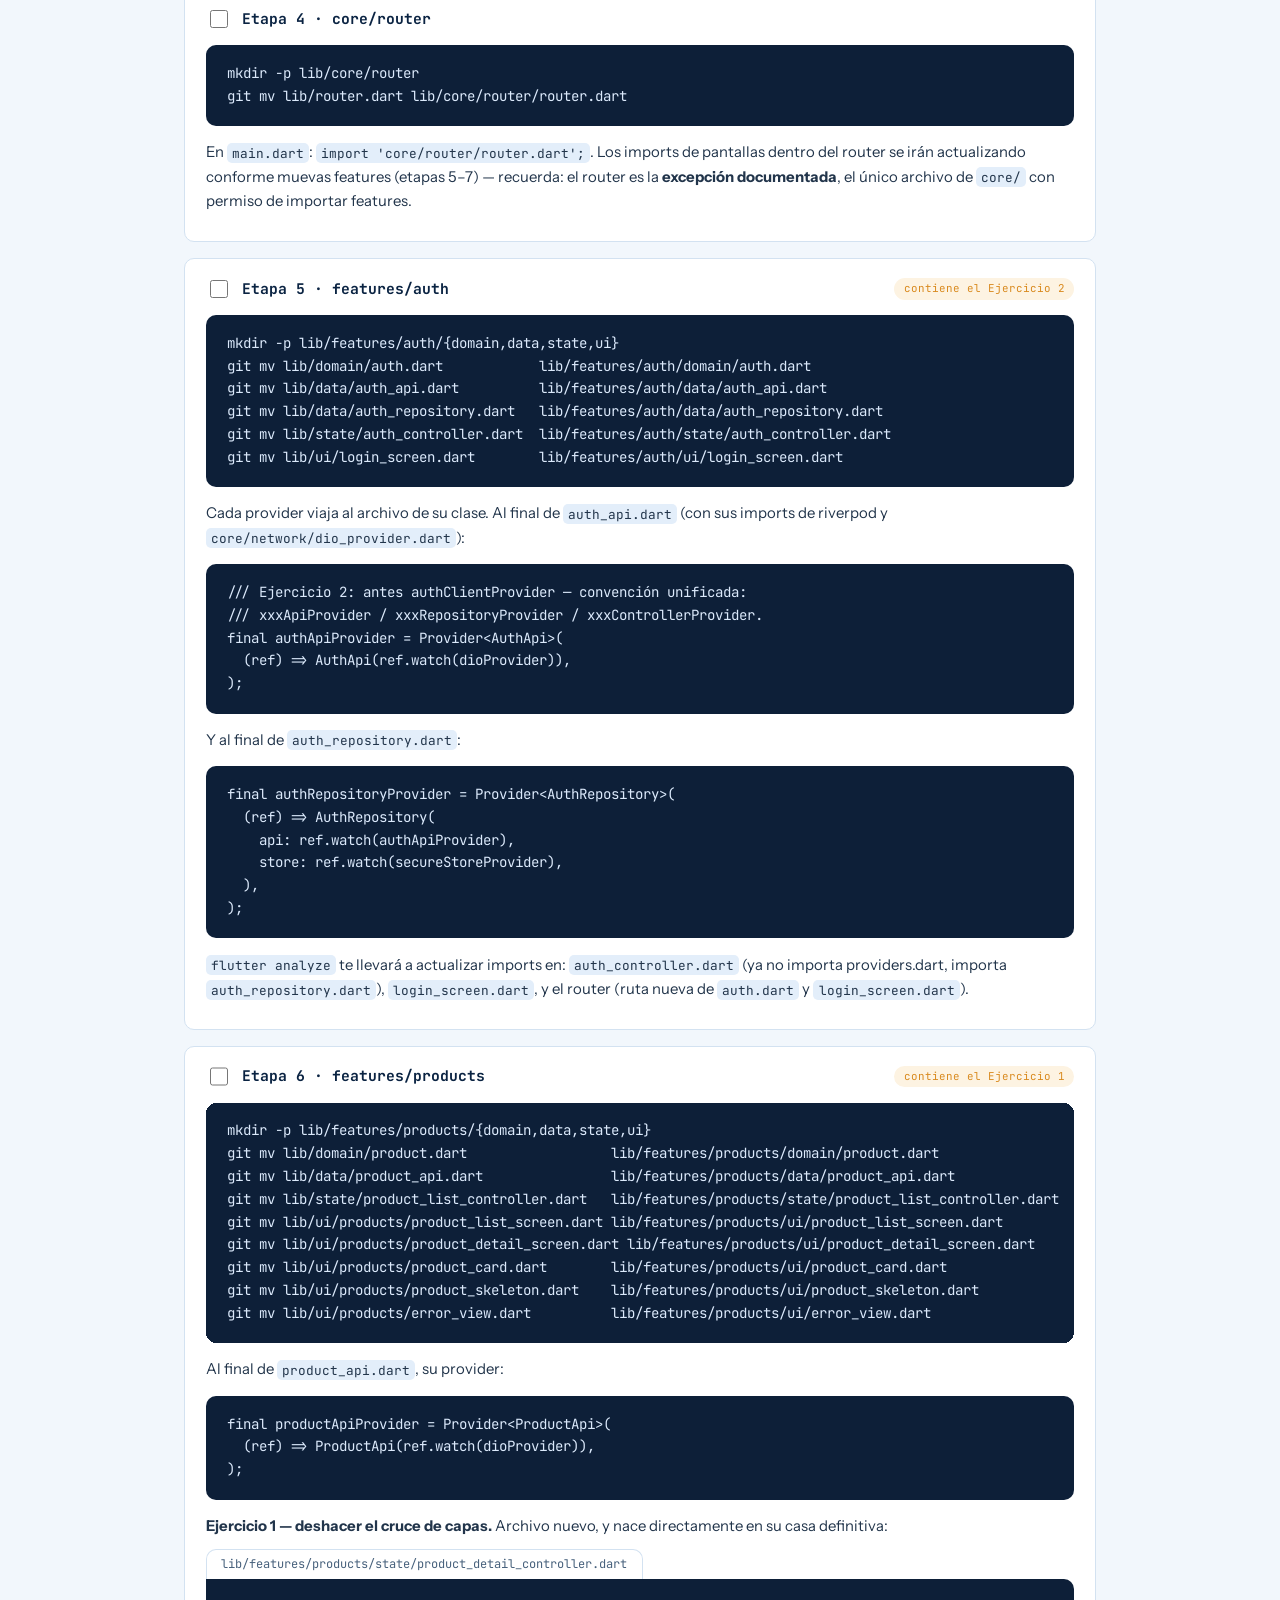
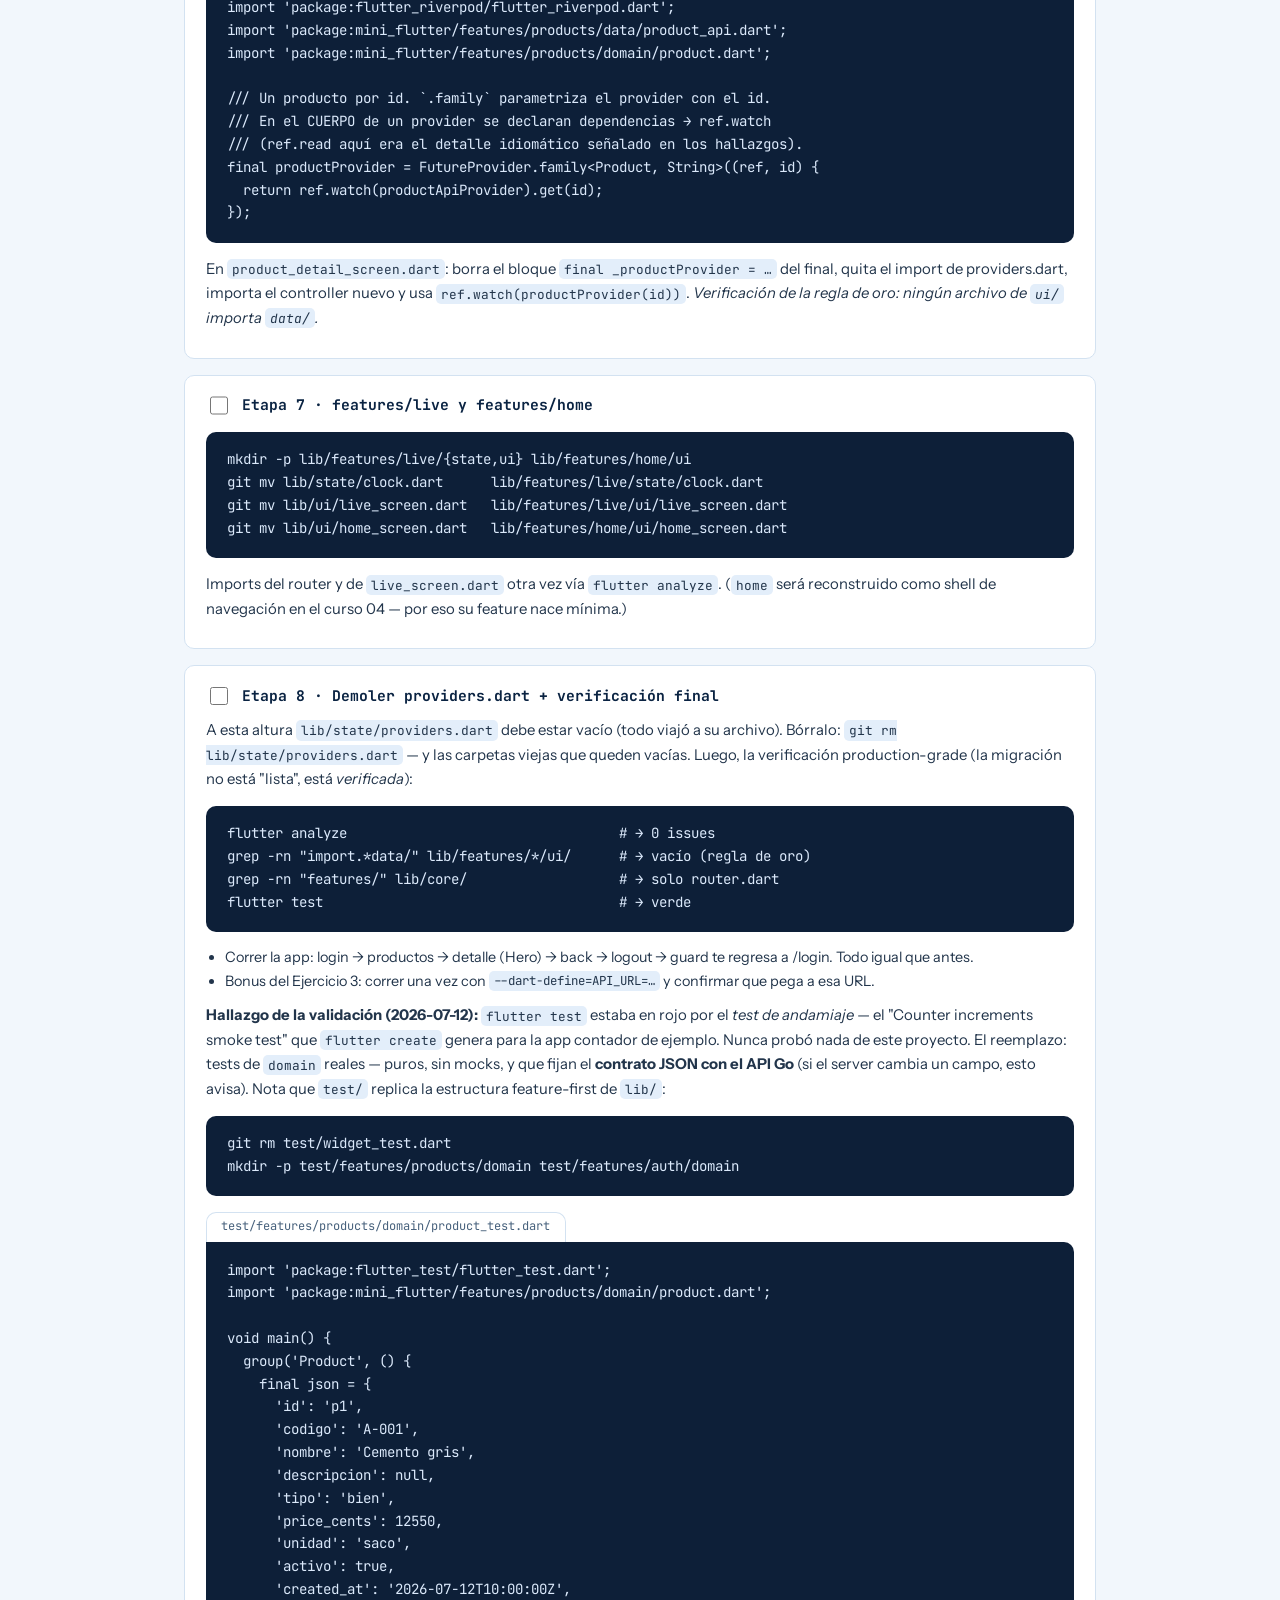
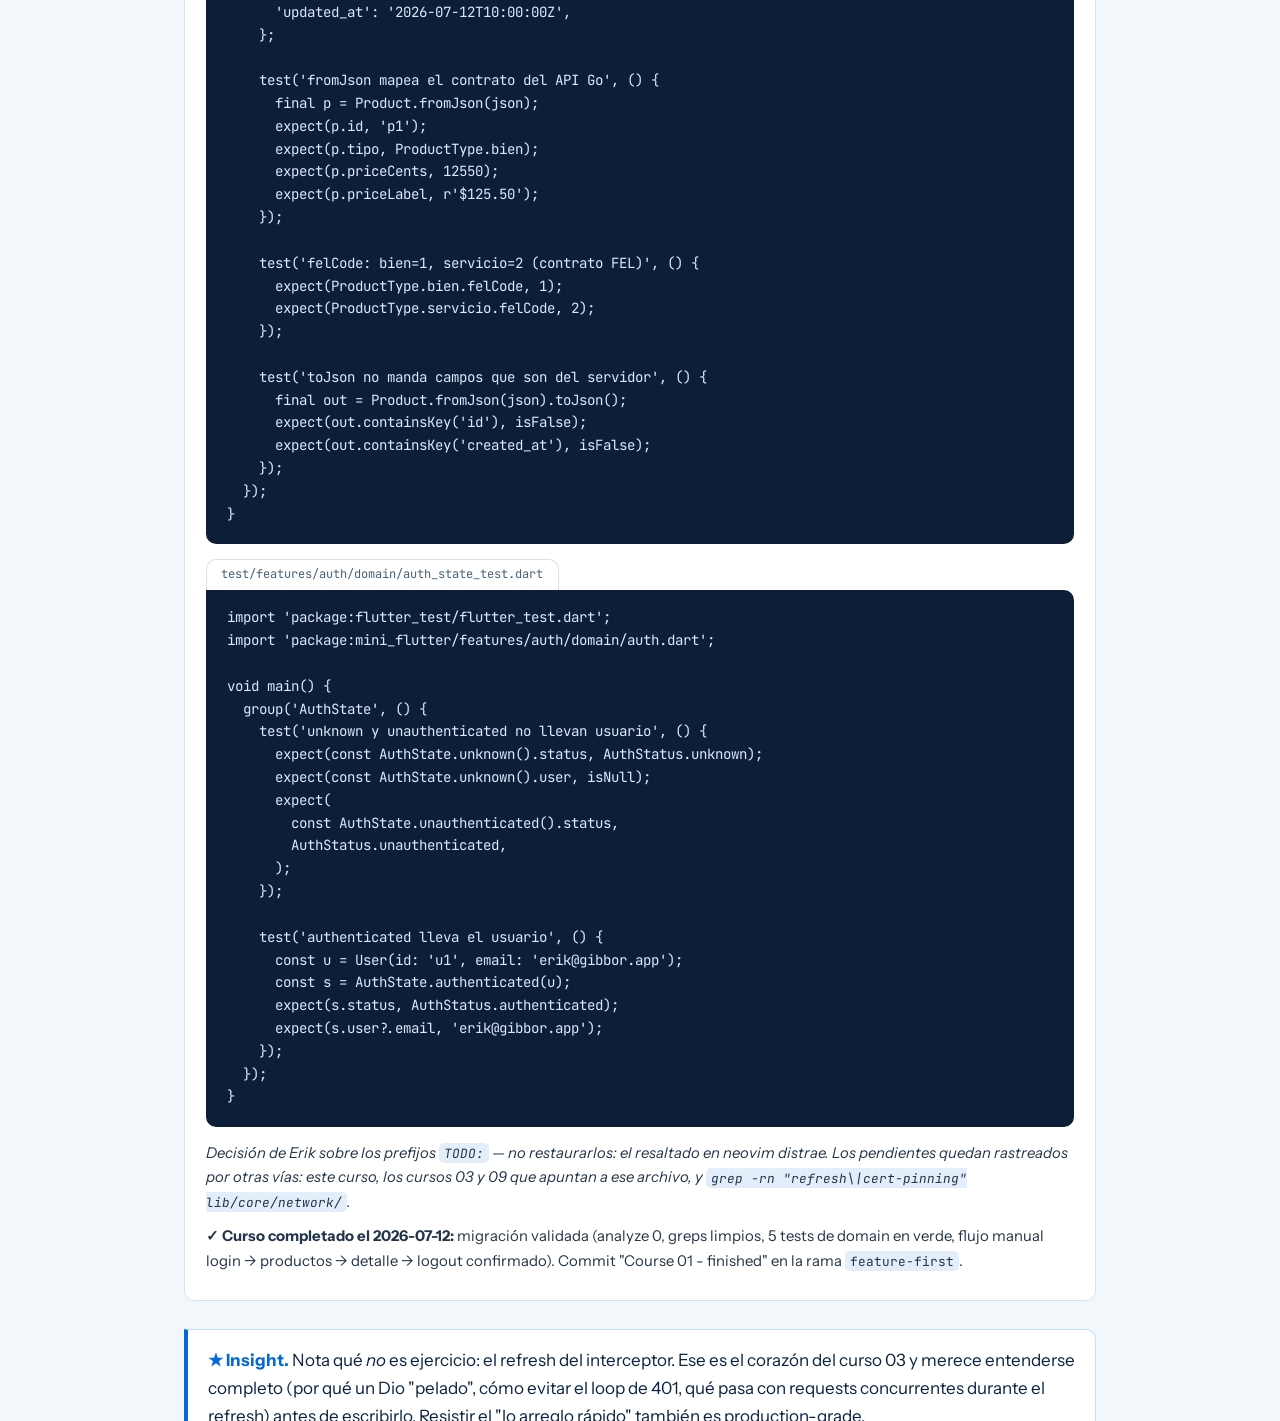
<file: docs/html/curso-01-arquitectura.html>
<!doctype html>
<html lang="es">
<head>
<meta charset="utf-8">
<meta name="viewport" content="width=device-width, initial-scale=1">
<meta name="darkreader-lock">
<title>Curso 01 · La arquitectura del template — Escuela Flutter</title>
<link rel="preconnect" href="https://fonts.googleapis.com">
<link href="https://fonts.googleapis.com/css2?family=Bricolage+Grotesque:wght@500;700;800&family=Instrument+Sans:ital,wght@0,400;0,600;1,400&family=JetBrains+Mono:wght@400;600&display=swap" rel="stylesheet">
<link rel="stylesheet" href="assets/base.css">
<style>
  /* ---- estilos exclusivos de este curso ---- */

  /* veredicto */
  .veredicto {
    display: grid;
    grid-template-columns: repeat(3, 1fr);
    gap: 1rem;
    margin: 1.5rem 0;
  }
  @media (max-width: 46rem) { .veredicto { grid-template-columns: 1fr; } }

  .veredicto-item {
    background: var(--card);
    border: 1px solid var(--linea);
    border-radius: var(--radio);
    padding: 1rem 1.2rem;
  }
  .veredicto-num {
    font-family: var(--f-display);
    font-size: 2rem;
    font-weight: 800;
    line-height: 1;
  }
  .veredicto-item p { margin: 0.4rem 0 0; font-size: 0.9rem; color: var(--ink-suave); }

  /* tarjetas de capa */
  .capas { display: grid; grid-template-columns: 1fr 1fr; gap: 1rem; margin: 1.5rem 0; }
  @media (max-width: 46rem) { .capas { grid-template-columns: 1fr; } }

  .capa-card {
    background: var(--card);
    border: 1px solid var(--linea);
    border-top: 4px solid var(--capa-color, var(--azul));
    border-radius: var(--radio);
    padding: 1.1rem 1.3rem;
  }
  .capa-card h3 { margin: 0 0 0.4rem; font-family: var(--f-mono); font-size: 1rem; }
  .capa-card p { font-size: 0.92rem; margin: 0.4rem 0; }
  .capa-card ul { font-size: 0.88rem; padding-left: 1.1rem; margin: 0.5rem 0 0; }
  .capa-si { color: var(--verde); }
  .capa-no { color: #c0392b; }

  /* diagrama interactivo */
  .lienzo {
    background: var(--card);
    border: 1px solid var(--linea);
    border-radius: var(--radio);
    padding: 1rem;
    overflow-x: auto;
  }
  .lienzo svg { display: block; min-width: 900px; width: 100%; height: auto; }

  .leyenda {
    display: flex; flex-wrap: wrap; gap: 1.2rem;
    font-family: var(--f-mono); font-size: 0.72rem; color: var(--ink-suave);
    margin: 0.9rem 0 0;
  }
  .leyenda span { display: inline-flex; align-items: center; gap: 0.4rem; }
  .muestra { display: inline-block; width: 26px; height: 0; border-top: 2.5px solid var(--azul); }
  .muestra.gris  { border-top-color: #8aa3bd; }
  .muestra.rojo  { border-top-color: #d64541; border-top-style: dashed; }
  .muestra.punteada { border-top-style: dotted; border-top-color: #8aa3bd; }
  .muestra.rayada { border-top-style: dashed; }

  .panel-info {
    border: 1px solid var(--cielo);
    border-left: 4px solid var(--azul);
    background: var(--card);
    border-radius: 0 var(--radio) var(--radio) 0;
    padding: 1rem 1.25rem;
    margin-top: 1rem;
    min-height: 5.5rem;
  }
  .panel-info h4 { font-family: var(--f-mono); margin: 0 0 0.3rem; font-size: 0.95rem; }
  .panel-info .pill { margin-left: 0.5rem; }
  .panel-info p { margin: 0.4rem 0 0; font-size: 0.92rem; color: var(--texto-prosa); }

  /* nodos SVG */
  .nodo-svg { cursor: pointer; }
  .nodo-svg rect {
    fill: var(--paper);
    stroke: var(--linea);
    stroke-width: 1.5;
    transition: stroke 0.15s ease, fill 0.15s ease;
  }
  .nodo-svg text { font-family: var(--f-mono); font-size: 12.5px; fill: var(--ink); }
  .nodo-svg .sub { font-size: 10px; fill: var(--ink-suave); }
  .nodo-svg:hover rect, .nodo-svg:focus-visible rect { stroke: var(--azul); stroke-width: 2; }
  .nodo-svg.activo rect { stroke: var(--azul); stroke-width: 2.5; fill: var(--resalte); }
  .apagado { opacity: 0.14; }
  .col-titulo { font-family: var(--f-mono); font-size: 11px; letter-spacing: 0.1em; fill: var(--ink-suave); }
  .banda-domain rect { fill: var(--resalte); stroke: var(--cielo); }

  /* flujo de seguridad */
  .flujo { list-style: none; margin: 1.5rem 0; padding: 0; }
  .flujo li {
    position: relative;
    padding: 0 0 1.6rem 3.2rem;
    opacity: 0;
    transform: translateY(10px);
    transition: opacity 0.45s ease, transform 0.45s ease;
  }
  .flujo li.visible { opacity: 1; transform: none; }
  .flujo li::before {
    content: attr(data-paso);
    position: absolute; left: 0; top: 0;
    width: 2.1rem; height: 2.1rem;
    border-radius: 50%;
    display: flex; align-items: center; justify-content: center;
    font-family: var(--f-mono); font-size: 0.8rem; font-weight: 600;
    background: var(--resalte); color: var(--azul);
    border: 1.5px solid var(--cielo);
  }
  .flujo li::after {
    content: "";
    position: absolute; left: 1rem; top: 2.3rem; bottom: 0.2rem;
    border-left: 2px solid var(--linea);
  }
  .flujo li:last-child::after { display: none; }
  .flujo h4 { margin: 0.25rem 0 0.25rem; font-size: 1rem; font-family: var(--f-cuerpo); }
  .flujo p { margin: 0; font-size: 0.92rem; color: var(--texto-prosa); }
  .chip { font-family: var(--f-mono); font-size: 0.68rem; border-radius: 999px; padding: 0.12rem 0.6rem; vertical-align: 2px; margin-left: 0.5rem; }
  .chip-ok { background: #e2f3ea; color: var(--verde); }
  .chip-pend { background: #fdf3e2; color: var(--ambar); }
  @media (prefers-color-scheme: dark) {
    .chip-ok { background: #11331f; }
    .chip-pend { background: #3a2c10; }
  }

  /* hallazgos */
  .hallazgo { display: flex; gap: 0.8rem; align-items: baseline; background: var(--card); border: 1px solid var(--linea); border-radius: var(--radio); padding: 0.8rem 1.1rem; margin: 0.6rem 0; font-size: 0.94rem; }
  .hallazgo .icono { font-family: var(--f-mono); flex-shrink: 0; }
  .hallazgo.bien .icono { color: var(--verde); }
  .hallazgo.ajustar .icono { color: var(--ambar); }
  .hallazgo p { margin: 0; color: var(--texto-prosa); }

  /* ejercicios */
  .ejercicio {
    border: 1px dashed var(--ambar);
    border-radius: var(--radio);
    background: var(--card);
    padding: 1rem 1.25rem;
    margin: 1rem 0;
  }
  .ejercicio h4 { margin: 0 0 0.4rem; font-family: var(--f-mono); font-size: 0.9rem; color: var(--ambar); }
  .ejercicio p { margin: 0.3rem 0; font-size: 0.93rem; }

  /* hoja de ruta: etapas con checkbox persistente */
  #progreso-etapas {
    font-family: var(--f-mono);
    font-size: 0.85rem;
    color: var(--verde);
    margin: 0.75rem 0 1.25rem;
  }
  .etapa {
    border: 1px solid var(--linea);
    border-radius: var(--radio);
    background: var(--card);
    padding: 1.1rem 1.3rem;
    margin: 1rem 0;
    transition: border-color 0.2s ease, opacity 0.2s ease;
  }
  .etapa:has(input:checked) { border-color: var(--verde); opacity: 0.72; }
  .etapa-cabecera { display: flex; align-items: center; gap: 0.7rem; flex-wrap: wrap; }
  .etapa-cabecera input {
    width: 1.15rem; height: 1.15rem;
    accent-color: var(--verde);
    cursor: pointer;
    flex-shrink: 0;
  }
  .etapa h4 { margin: 0; font-family: var(--f-mono); font-size: 0.92rem; }
  .tag-ej {
    font-family: var(--f-mono); font-size: 0.68rem;
    background: #fdf3e2; color: var(--ambar);
    border-radius: 999px; padding: 0.12rem 0.6rem;
    margin-left: auto; white-space: nowrap;
  }
  @media (prefers-color-scheme: dark) { .tag-ej { background: #3a2c10; } }
  .etapa p { font-size: 0.93rem; margin: 0.6rem 0; }
  .etapa ul { font-size: 0.9rem; margin: 0.4rem 0; padding-left: 1.2rem; }
</style>
</head>
<body>

<header class="curso-header">
  <div class="contenedor">
    <a class="volver" href="index.html">← índice</a>
    <p class="eyebrow">Curso 01 · fundamentos</p>
    <h1 class="titulo-display">La arquitectura del template</h1>
    <p class="lead">Veredicto sobre la estructura actual, qué vive en cada capa, el diagrama
    completo de llamados e inyecciones, y el flujo de seguridad de punta a punta.</p>
  </div>
</header>

<main class="prose">
  <div class="contenedor">

    <h2>El veredicto, primero</h2>
    <p>
      La estructura <strong>está correcta</strong>. Las capas existen, apuntan en la
      dirección correcta y las decisiones importantes (un solo <code>Dio</code>, tokens en
      Keychain, guard reactivo en el router) son las que tomaría un equipo senior.
      El detalle:
    </p>

    <div class="veredicto">
      <div class="veredicto-item">
        <span class="veredicto-num" style="color: var(--verde)">7</span>
        <p>decisiones production-grade ya tomadas y bien tomadas</p>
      </div>
      <div class="veredicto-item">
        <span class="veredicto-num" style="color: var(--ambar)">5</span>
        <p>ajustes menores — 3 son ejercicios tuyos al final</p>
      </div>
      <div class="veredicto-item">
        <span class="veredicto-num" style="color: var(--azul)">1</span>
        <p>decisión estructural tomada: <strong>feature-first</strong> — ver <a href="#hoja-de-ruta">la hoja de ruta</a></p>
      </div>
    </div>

    <h2>Las cuatro capas y su única regla</h2>
    <p>
      Todo el orden del proyecto se sostiene en una sola regla, la
      <strong>regla de dependencia</strong>: las flechas de import solo apuntan en una
      dirección — <code>ui → state → data → domain</code> — y <code>domain</code> no
      apunta a nadie. Viniendo de React: es la misma disciplina de "los componentes no
      hacen fetch, llaman hooks; los hooks llaman servicios", pero con nombre y apellido.
    </p>

    <div class="capas">
      <div class="capa-card" style="--capa-color: #9b59b6;">
        <h3>domain/ — el vocabulario</h3>
        <p>Entidades y tipos puros: <code>Product</code>, <code>User</code>, <code>Token</code>, <code>AuthState</code>. Es el idioma que hablan las demás capas.</p>
        <ul>
          <li class="capa-si">✓ clases inmutables, enums, copyWith</li>
          <li class="capa-si">✓ lógica propia del negocio (ej. <code>felCode</code>, <code>priceLabel</code>)</li>
          <li class="capa-no">✗ imports de dio, riverpod, flutter — de nada</li>
        </ul>
        <p style="margin-top:0.6rem"><em>Test rápido: ¿compilaría en un script de Dart puro sin Flutter? Debe ser sí.</em></p>
      </div>
      <div class="capa-card" style="--capa-color: #2980b9;">
        <h3>data/ — cómo se obtienen los datos</h3>
        <p>Habla con el mundo exterior (HTTP, Keychain, mañana SQLite) y devuelve tipos de <code>domain</code>.</p>
        <ul>
          <li class="capa-si">✓ APIs (<code>AuthApi</code>, <code>ProductApi</code>): HTTP puro, sin estado</li>
          <li class="capa-si">✓ Repositorios (<code>AuthRepository</code>): combinan fuentes (API + storage)</li>
          <li class="capa-si">✓ Storage (<code>SecureStore</code>)</li>
          <li class="capa-no">✗ saber de widgets, de navegación o de estado de UI</li>
        </ul>
      </div>
      <div class="capa-card" style="--capa-color: #16a085;">
        <h3>state/ — la orquestación</h3>
        <p>Estado vivo de la app y las operaciones que lo mutan. Traduce eventos de UI en llamadas a <code>data</code> y publica el resultado.</p>
        <ul>
          <li class="capa-si">✓ Notifiers (<code>AuthController</code>, <code>ProductListNotifier</code>)</li>
          <li class="capa-si">✓ providers.dart: la raíz de composición (ver abajo)</li>
          <li class="capa-no">✗ construir widgets, formatear para pantalla</li>
        </ul>
      </div>
      <div class="capa-card" style="--capa-color: #e67e22;">
        <h3>ui/ — pintar y delegar</h3>
        <p>Widgets que hacen <code>watch</code> del estado y llaman métodos del notifier. Nada más.</p>
        <ul>
          <li class="capa-si">✓ pantallas, cards, skeletons, animaciones</li>
          <li class="capa-si">✓ estado efímero de widget (un controller de texto, un flag de loading local)</li>
          <li class="capa-no">✗ tocar <code>data/</code> directamente — <strong>regla de oro</strong></li>
        </ul>
      </div>
    </div>

    <div class="insight">
      <strong>★ Insight.</strong> La recompensa de esta regla no es elegancia: es que cada
      capa se puede <em>reemplazar sin tocar las demás</em>. Cuando llegue drift (curso 08),
      solo <code>data/</code> cambia. Cuando rediseñemos la UI (curso 05), solo
      <code>ui/</code> cambia. Ese es el contrato que convierte esto en un template.
    </div>

    <h2>El diagrama: cadena de llamados e inyecciones</h2>
    <p>
      Este es el mapa real del proyecto, archivo por archivo. <strong>Haz click en
      cualquier nodo</strong> para iluminar su cadena completa de dependencias
      (hacia arriba: quién lo usa; hacia abajo: qué usa) y leer su rol.
      Hay una flecha roja: es el cruce de capas que vas a corregir en el ejercicio 1.
    </p>

    <div class="lienzo">
      <svg id="diagrama" viewBox="0 0 980 620" role="img" aria-label="Diagrama de dependencias del proyecto"></svg>
      <div class="leyenda">
        <span><span class="muestra"></span> watch / read / listen (Riverpod)</span>
        <span><span class="muestra gris"></span> inyección por constructor</span>
        <span><span class="muestra rayada"></span> HTTP</span>
        <span><span class="muestra punteada"></span> I/O del sistema</span>
        <span><span class="muestra rojo"></span> cruce de capas ⚠</span>
      </div>
    </div>
    <div class="panel-info" id="panel-info">
      <h4>Explora el diagrama</h4>
      <p>Click en un nodo → su cadena de dependencias se ilumina y aquí aparece su rol,
      su archivo y por qué vive en esa capa. Click en el fondo para reiniciar.</p>
    </div>

    <h2>providers.dart: la raíz de composición</h2>
    <p>
      Tu intuición fue correcta: hay <strong>un solo <code>Dio</code></strong> con la URL
      base y el interceptor, y de ahí se inyecta en <code>AuthApi</code> y
      <code>ProductApi</code>. A ese archivo donde se arma todo el grafo de objetos se le
      llama <strong>raíz de composición</strong> (composition root): es el único lugar del
      proyecto que sabe cómo se conecta todo. En React es el equivalente a ese archivo
      donde componés los providers de contexto + el cliente de fetch configurado.
    </p>

    <span class="archivo">lib/state/providers.dart (anotado)</span>
<pre><code>// 1. La pieza compartida se crea UNA vez…
final dioProvider = Provider&lt;Dio&gt;((ref) {
  final store = ref.watch(secureStoreProvider);   // ← dependencia declarada
  final dio = Dio(BaseOptions(baseUrl: kBaseUrl, ...));
  dio.interceptors.add(/* Bearer + (pendiente) refresh */);
  return dio;
});

// 2. …y quien la necesita la PIDE, no la construye:
final authClientProvider = Provider&lt;AuthApi&gt;(
  (ref) =&gt; AuthApi(ref.watch(dioProvider)),        // inyección
);
final productApiProvider = Provider&lt;ProductApi&gt;(
  (ref) =&gt; ProductApi(ref.watch(dioProvider)),     // misma instancia de Dio
);

// 3. El repositorio combina dos fuentes — también pedidas:
final authRepositoryProvider = Provider&lt;AuthRepository&gt;(
  (ref) =&gt; AuthRepository(
    api: ref.watch(authClientProvider),
    store: ref.watch(secureStoreProvider),
  ),
);</code></pre>

    <div class="insight">
      <strong>★ Insight.</strong> Fíjate que <code>AuthApi</code> recibe <code>Dio</code>
      por constructor y no llama a Riverpod por dentro. Eso significa que la clase se puede
      testear pasándole un Dio falso, sin levantar ningún provider. La regla:
      <em>las clases de <code>data/</code> no saben que Riverpod existe; solo la raíz de
      composición las conecta.</em> Por eso los providers "de data" pueden vivir en
      <code>state/providers.dart</code> sin romper capas: la <strong>declaración</strong>
      del cableado es orquestación, aunque los <strong>objetos</strong> cableados sean de data.
    </div>

    <h2>El flujo de seguridad, de punta a punta</h2>
    <p>
      Este es el viaje del token con lo que existe <em>hoy</em>, incluyendo lo que ya
      verifiqué en tu API Go (<code>tokens.go</code>, <code>main.go</code>). Los chips
      marcan qué está resuelto y qué queda pendiente — los pendientes son exactamente el
      temario del Curso 03.
    </p>

    <ol class="flujo" id="flujo-seguridad">
      <li data-paso="1">
        <h4>Credenciales viajan al servidor <span class="chip chip-ok">OK</span></h4>
        <p><code>LoginScreen → AuthController.login() → AuthRepository → AuthApi → POST /auth/login</code>.
        La pantalla nunca ve un token; solo conoce al controller. Hoy viaja por HTTP local;
        TLS real vía Tailscale llega en el curso 09.</p>
      </li>
      <li data-paso="2">
        <h4>Go firma un par de tokens <span class="chip chip-ok">OK</span></h4>
        <p>HS256 con claims propios: <code>access</code> (15 min) y <code>refresh</code> (7 días),
        distinguidos por el claim <code>typ</code> — un refresh no sirve como access ni al revés.
        Cada token lleva <code>jti</code> único (la puerta a revocación futura) y el parser
        rechaza cualquier algoritmo que no sea HMAC (corta el ataque <code>alg=none</code>).</p>
      </li>
      <li data-paso="3">
        <h4>El par se guarda cifrado en el dispositivo <span class="chip chip-ok">OK</span></h4>
        <p><code>AuthRepository.login()</code> → <code>SecureStore.saveTokens()</code> →
        Keychain (iOS) / Keystore (Android). Nunca SharedPreferences, nunca memoria plana.</p>
      </li>
      <li data-paso="4">
        <h4>El guard del router libera la navegación <span class="chip chip-ok">OK</span></h4>
        <p><code>AuthState</code> pasa a <code>authenticated</code> → el <code>redirect</code> de
        GoRouter (conectado vía <code>refreshListenable</code>) reevalúa <em>toda</em> navegación.
        Tres estados: <code>unknown</code> (restaurando sesión), <code>unauthenticated</code>
        (→ /login), <code>authenticated</code> (→ app). Navegación directa sin sesión: imposible.</p>
      </li>
      <li data-paso="5">
        <h4>Cada request lleva el Bearer automáticamente <span class="chip chip-ok">OK</span></h4>
        <p>El interceptor <code>onRequest</code> del Dio único lee el access de SecureStore y
        agrega <code>Authorization: Bearer …</code>. Ninguna pantalla ni API lo hace a mano —
        heredan la seguridad por usar el mismo Dio.</p>
      </li>
      <li data-paso="6">
        <h4>El middleware Go valida y contextualiza <span class="chip chip-ok">OK</span></h4>
        <p><code>authMiddleware</code> verifica firma + expiración + <code>typ == "access"</code>
        y mete el user id en el contexto del request. Los handlers nunca re-parsean tokens.</p>
      </li>
      <li data-paso="7">
        <h4>Access vencido → refresh silencioso <span class="chip chip-pend">PENDIENTE · curso 03</span></h4>
        <p>El <code>onError</code> del interceptor tiene el TODO: ante un 401, pedir
        <code>POST /auth/refresh</code> con un Dio "pelado" (sin interceptor, para no entrar en
        loop), guardar el par nuevo y reintentar la request original. El server ya lo soporta y
        <code>AuthApi.refresh()</code> ya existe — falta solo el eslabón del interceptor.
        Hoy: a los 15 minutos la sesión "muere" en silencio.</p>
      </li>
      <li data-paso="8">
        <h4>Restaurar sesión al abrir la app <span class="chip chip-pend">PENDIENTE · curso 03</span></h4>
        <p><code>restore()</code> valida la sesión con <code>GET /auth/me</code> usando el access.
        Si el access venció (y vence cada 15 min), te desloguea <em>aunque el refresh siga vivo
        7 días</em>. Con el paso 7 resuelto, este se arregla casi solo.</p>
      </li>
      <li data-paso="9">
        <h4>Logout <span class="chip chip-ok">OK (local)</span></h4>
        <p><code>SecureStore.clear()</code> borra el par del dispositivo. Revocación del lado del
        servidor (lista de <code>jti</code> revocados) es opcional y quedaría para Seguridad II
        si el ERP lo amerita.</p>
      </li>
      <li data-paso="10">
        <h4>Cert pinning <span class="chip chip-pend">EN EVALUACIÓN · curso 09</span></h4>
        <p>Mi evaluación: pinnear hoy no aporta — no hay TLS que pinnear en localhost, y dentro
        de la tailnet el tráfico ya viaja cifrado por WireGuard. El momento correcto es el curso
        09, cuando expongamos el API con <code>tailscale serve</code> (certificados reales de
        Let's Encrypt) y el iPhone consuma HTTPS: ahí pinneamos <strong>SPKI</strong> (la clave
        pública, no el certificado, que rota cada ~90 días) con backup pin. El
        <code>TODO(cert-pinning)</code> ya está marcado en el lugar exacto: <code>dioProvider</code>.</p>
      </li>
    </ol>

    <h2>Hallazgos: lo que está bien y lo que se ajusta</h2>

    <h3>Bien resuelto (no lo toques)</h3>
    <div class="hallazgo bien"><span class="icono">✓</span><p>Un solo <code>Dio</code> compartido, creado una vez, con el interceptor heredado por todas las APIs.</p></div>
    <div class="hallazgo bien"><span class="icono">✓</span><p>Guard reactivo: <code>refreshListenable</code> + estado <code>unknown</code> para no parpadear al login mientras se restaura sesión.</p></div>
    <div class="hallazgo bien"><span class="icono">✓</span><p><code>AsyncNotifier</code> con <code>AsyncValue.guard</code>: loading/data/error idiomáticos, sin try/catch artesanal en la UI.</p></div>
    <div class="hallazgo bien"><span class="icono">✓</span><p>Tokens en Keychain/Keystore vía <code>SecureStore</code> — y las pantallas jamás los ven.</p></div>
    <div class="hallazgo bien"><span class="icono">✓</span><p>Server: par access/refresh con <code>typ</code>, <code>jti</code>, TTLs sensatos y rechazo de <code>alg=none</code>.</p></div>
    <div class="hallazgo bien"><span class="icono">✓</span><p><code>domain</code> puro: <code>Product</code> con lógica de negocio (<code>felCode</code>) y sin un solo import de infraestructura.</p></div>
    <div class="hallazgo bien"><span class="icono">✓</span><p>UI con estados completos: skeleton en loading, <code>ErrorView</code> con retry, pull-to-refresh.</p></div>

    <h3>A ajustar (tres son tus ejercicios)</h3>
    <div class="hallazgo ajustar"><span class="icono">⚠</span><p><strong>Cruce de capas:</strong> <code>ProductDetailScreen</code> define <code>_productProvider</code> dentro de <code>ui/</code> y llama directo a <code>productApiProvider</code> (data), saltándose <code>state/</code>. Es la flecha roja del diagrama. → <strong>Ejercicio 1</strong>.</p></div>
    <div class="hallazgo ajustar"><span class="icono">⚠</span><p><strong>Naming inconsistente:</strong> <code>authClientProvider</code> vs <code>productApiProvider</code> — mismo rol, dos convenciones. → <strong>Ejercicio 2</strong>.</p></div>
    <div class="hallazgo ajustar"><span class="icono">⚠</span><p><strong><code>kBaseUrl</code> hardcodeada:</strong> una const que cambia por entorno (simulador / Android / iPhone+Tailscale / producción) no debería requerir editar código. → <strong>Ejercicio 3</strong>.</p></div>
    <div class="hallazgo ajustar"><span class="icono">⚠</span><p><strong>Credenciales demo precargadas</strong> en <code>LoginScreen</code> (<code>erik@gibbor.app / 1234</code>). Comodísimo en dev, prohibido en un build de release — lo resolveremos con flavors/entornos, mismo mecanismo del ejercicio 3.</p></div>
    <div class="hallazgo ajustar"><span class="icono">⚠</span><p><strong>Detalle idiomático:</strong> <code>_productProvider</code> usa <code>ref.read(productApiProvider)</code> en el <em>cuerpo</em> del provider; ahí corresponde <code>ref.watch</code> — dentro del cuerpo se declaran dependencias, <code>read</code> es para callbacks. Profundizamos en el curso 02.</p></div>

    <h2>La decisión: layer-first vs feature-first</h2>
    <p>
      Hoy el proyecto agrupa <strong>por capa</strong> (layer-first): toda la UI junta, todo
      el estado junto. Con 3 features y 21 archivos funciona perfecto. Pero el destino de
      este template es un ERP: clientes, almacenes, series, formas de pago, transacciones,
      ventas… Con 8+ módulos, layer-first obliga a saltar entre 4 carpetas lejanas para
      tocar una sola feature. La alternativa es agrupar <strong>por feature</strong> y
      dejar lo transversal en <code>core/</code>:
    </p>

    <div class="comparacion">
      <div>
        <span class="archivo">hoy: layer-first</span>
<pre><code>lib/
├─ domain/    product.dart, auth.dart
├─ data/      auth_api.dart, product_api.dart,
│             auth_repository.dart, secure_store.dart
├─ state/     providers.dart, auth_controller.dart,
│             product_list_controller.dart, clock.dart
├─ ui/        login_screen.dart, home_screen.dart,
│             live_screen.dart, products/…
├─ router.dart · theme.dart · main.dart</code></pre>
      </div>
      <div>
        <span class="archivo">propuesta: feature-first</span>
<pre><code>lib/
├─ core/                 ← lo transversal
│  ├─ network/           dio_provider.dart
│  ├─ storage/           secure_store.dart
│  ├─ router/            router.dart
│  └─ theme/             theme.dart
├─ features/
│  ├─ auth/
│  │  ├─ domain/ data/ state/ ui/
│  ├─ products/
│  │  ├─ domain/ data/ state/ ui/
│  └─ live/
└─ main.dart</code></pre>
      </div>
    </div>

    <p>
      Las capas y su regla de dependencia <strong>no cambian</strong> — solo cambia el
      criterio de agrupación: cada feature contiene sus propias cuatro capas en miniatura.
      Son 21 archivos (~1 hora de mover + arreglar imports); en el curso 10, con el dominio
      ERP encima, sería un día entero y con más riesgo.
    </p>

    <div class="insight">
      <strong>★ Decisión (2026-07-12): feature-first, ahora.</strong> "Ahora corregirlo no
      duele tanto" aplicada a su primer caso real. La ejecución completa está en
      <a href="#hoja-de-ruta">la hoja de ruta</a>, abajo.
      Nota importante: al migrar, <code>providers.dart</code> <em>se disuelve</em> — cada
      provider se declara junto a la clase que provee (patrón idiomático de Riverpod
      moderno). La raíz de composición deja de ser un archivo y pasa a ser el grafo mismo.
    </div>

    <h2 id="hoja-de-ruta">La hoja de ruta (tú escribes, en este orden)</h2>
    <p>
      Los cuatro ejercicios se ejecutan como <strong>una sola migración por etapas</strong>:
      los ejercicios 1, 2 y 3 suceden <em>dentro</em> de ella, en la etapa que les corresponde
      (marcada con su etiqueta). Vamos de lo que no depende de nadie hacia lo que depende de
      todos — así el proyecto está roto el menor tiempo posible y <code>flutter analyze</code>
      siempre da una lista corta. Marca cada etapa al terminarla (el progreso se guarda en este
      navegador) y reporta el avance en la sesión de Claude para revisión.
    </p>
    <p id="progreso-etapas"></p>

    <div class="etapa">
      <div class="etapa-cabecera">
        <input type="checkbox" data-etapa="e0" id="e0" aria-label="Etapa 0 completada">
        <h4><label for="e0">Etapa 0 · La rama</label></h4>
      </div>
<pre><code>git checkout -b feature-first</code></pre>
      <p>Migración de estructura siempre en rama propia: si algo sale mal, se tira sin dolor.</p>
    </div>

    <div class="etapa">
      <div class="etapa-cabecera">
        <input type="checkbox" data-etapa="e1" id="e1" aria-label="Etapa 1 completada">
        <h4><label for="e1">Etapa 1 · core/theme (calentamiento)</label></h4>
      </div>
<pre><code>mkdir -p lib/core/theme
git mv lib/theme.dart lib/core/theme/theme.dart</code></pre>
      <p><code>flutter analyze</code> señalará <code>main.dart</code>: cambia
      <code>import 'theme.dart';</code> → <code>import 'core/theme/theme.dart';</code>.</p>
    </div>

    <div class="etapa">
      <div class="etapa-cabecera">
        <input type="checkbox" data-etapa="e2" id="e2" aria-label="Etapa 2 completada">
        <h4><label for="e2">Etapa 2 · core/storage — el provider viaja con su clase</label></h4>
      </div>
<pre><code>mkdir -p lib/core/storage
git mv lib/data/secure_store.dart lib/core/storage/secure_store.dart</code></pre>
      <p>El archivo gana su provider (sale de <code>providers.dart</code>). Debe quedar así —
      tecléalo, no lo pegues:</p>
      <span class="archivo">lib/core/storage/secure_store.dart</span>
<pre><code>import 'package:flutter_riverpod/flutter_riverpod.dart';
import 'package:flutter_secure_storage/flutter_secure_storage.dart';

class SecureStore {
  static const _s = FlutterSecureStorage();

  Future&lt;void&gt; saveTokens(String access, String refresh) async {
    await _s.write(key: 'access', value: access);
    await _s.write(key: 'refresh', value: refresh);
  }

  Future&lt;String?&gt; readAccess() =&gt; _s.read(key: 'access');
  Future&lt;String?&gt; readRefresh() =&gt; _s.read(key: 'refresh');
  Future&lt;void&gt; clear() =&gt; _s.deleteAll();
}

final secureStoreProvider = Provider&lt;SecureStore&gt;((ref) =&gt; SecureStore());</code></pre>
      <p>Luego: en <code>providers.dart</code> borra la declaración vieja de
      <code>secureStoreProvider</code> e importa la nueva ruta; <code>flutter analyze</code> te
      dirá quién más importaba la ruta vieja (<code>auth_repository.dart</code>).</p>
    </div>

    <div class="etapa">
      <div class="etapa-cabecera">
        <input type="checkbox" data-etapa="e3" id="e3" aria-label="Etapa 3 completada">
        <h4><label for="e3">Etapa 3 · core/network/dio_provider.dart</label></h4>
        <span class="tag-ej">contiene el Ejercicio 3</span>
      </div>
      <p>Archivo nuevo. Aquí muere la <code>kBaseUrl</code> hardcodeada (Ejercicio 3) y aquí
      queda documentada la respuesta a la pregunta de predicción: <strong>jamás un import de
      <code>features/</code></strong> — sería la flecha hacia atrás.</p>
      <span class="archivo">lib/core/network/dio_provider.dart</span>
<pre><code>import 'package:dio/dio.dart';
import 'package:flutter_riverpod/flutter_riverpod.dart';
import 'package:mini_flutter/core/storage/secure_store.dart';

/// Ejercicio 3: la URL ya no vive en el código — llega por --dart-define.
///   flutter run --dart-define=API_URL=http://10.0.2.2:9090        (Android emu)
///   flutter run --dart-define=API_URL=https://mac.tailnet.ts.net  (iPhone/tailnet)
/// Sin flag cae al default de desarrollo (iOS sim / macOS).
const kBaseUrl = String.fromEnvironment(
  'API_URL',
  defaultValue: 'http://localhost:9090',
);

/// Dio compartido: baseUrl + interceptor Bearer, creado UNA vez.
final dioProvider = Provider&lt;Dio&gt;((ref) {
  final store = ref.watch(secureStoreProvider);
  final dio = Dio(
    BaseOptions(baseUrl: kBaseUrl, connectTimeout: const Duration(seconds: 10)),
  );

  dio.interceptors.add(
    InterceptorsWrapper(
      onRequest: (options, handler) async {
        final t = await store.readAccess();
        if (t != null) {
          options.headers['Authorization'] = 'Bearer $t';
        }
        handler.next(options);
      },
      onError: (error, handler) async {
        if (error.response?.statusCode == 401) {
          // Curso 03: refresh con un Dio "pelado". NUNCA importando
          // features/auth aquí — la flecha no apunta hacia atrás.
        }
        handler.next(error);
      },
    ),
  );

  // TODO(cert-pinning): al pasar a HTTPS real (curso 09), pinnear SPKI acá.
  return dio;
});</code></pre>
      <p>Borra <code>kBaseUrl</code> y <code>dioProvider</code> de <code>providers.dart</code>
      e importa la ruta nueva ahí mientras providers.dart siga existiendo.</p>
    </div>

    <div class="etapa">
      <div class="etapa-cabecera">
        <input type="checkbox" data-etapa="e4" id="e4" aria-label="Etapa 4 completada">
        <h4><label for="e4">Etapa 4 · core/router</label></h4>
      </div>
<pre><code>mkdir -p lib/core/router
git mv lib/router.dart lib/core/router/router.dart</code></pre>
      <p>En <code>main.dart</code>: <code>import 'core/router/router.dart';</code>. Los imports de
      pantallas dentro del router se irán actualizando conforme muevas features (etapas 5–7) —
      recuerda: el router es la <strong>excepción documentada</strong>, el único archivo de
      <code>core/</code> con permiso de importar features.</p>
    </div>

    <div class="etapa">
      <div class="etapa-cabecera">
        <input type="checkbox" data-etapa="e5" id="e5" aria-label="Etapa 5 completada">
        <h4><label for="e5">Etapa 5 · features/auth</label></h4>
        <span class="tag-ej">contiene el Ejercicio 2</span>
      </div>
<pre><code>mkdir -p lib/features/auth/{domain,data,state,ui}
git mv lib/domain/auth.dart            lib/features/auth/domain/auth.dart
git mv lib/data/auth_api.dart          lib/features/auth/data/auth_api.dart
git mv lib/data/auth_repository.dart   lib/features/auth/data/auth_repository.dart
git mv lib/state/auth_controller.dart  lib/features/auth/state/auth_controller.dart
git mv lib/ui/login_screen.dart        lib/features/auth/ui/login_screen.dart</code></pre>
      <p>Cada provider viaja al archivo de su clase. Al final de <code>auth_api.dart</code>
      (con sus imports de riverpod y <code>core/network/dio_provider.dart</code>):</p>
<pre><code>/// Ejercicio 2: antes authClientProvider — convención unificada:
/// xxxApiProvider / xxxRepositoryProvider / xxxControllerProvider.
final authApiProvider = Provider&lt;AuthApi&gt;(
  (ref) =&gt; AuthApi(ref.watch(dioProvider)),
);</code></pre>
      <p>Y al final de <code>auth_repository.dart</code>:</p>
<pre><code>final authRepositoryProvider = Provider&lt;AuthRepository&gt;(
  (ref) =&gt; AuthRepository(
    api: ref.watch(authApiProvider),
    store: ref.watch(secureStoreProvider),
  ),
);</code></pre>
      <p><code>flutter analyze</code> te llevará a actualizar imports en:
      <code>auth_controller.dart</code> (ya no importa providers.dart, importa
      <code>auth_repository.dart</code>), <code>login_screen.dart</code>, y el router
      (ruta nueva de <code>auth.dart</code> y <code>login_screen.dart</code>).</p>
    </div>

    <div class="etapa">
      <div class="etapa-cabecera">
        <input type="checkbox" data-etapa="e6" id="e6" aria-label="Etapa 6 completada">
        <h4><label for="e6">Etapa 6 · features/products</label></h4>
        <span class="tag-ej">contiene el Ejercicio 1</span>
      </div>
<pre><code>mkdir -p lib/features/products/{domain,data,state,ui}
git mv lib/domain/product.dart                  lib/features/products/domain/product.dart
git mv lib/data/product_api.dart                lib/features/products/data/product_api.dart
git mv lib/state/product_list_controller.dart   lib/features/products/state/product_list_controller.dart
git mv lib/ui/products/product_list_screen.dart lib/features/products/ui/product_list_screen.dart
git mv lib/ui/products/product_detail_screen.dart lib/features/products/ui/product_detail_screen.dart
git mv lib/ui/products/product_card.dart        lib/features/products/ui/product_card.dart
git mv lib/ui/products/product_skeleton.dart    lib/features/products/ui/product_skeleton.dart
git mv lib/ui/products/error_view.dart          lib/features/products/ui/error_view.dart</code></pre>
      <p>Al final de <code>product_api.dart</code>, su provider:</p>
<pre><code>final productApiProvider = Provider&lt;ProductApi&gt;(
  (ref) =&gt; ProductApi(ref.watch(dioProvider)),
);</code></pre>
      <p><strong>Ejercicio 1 — deshacer el cruce de capas.</strong> Archivo nuevo, y nace
      directamente en su casa definitiva:</p>
      <span class="archivo">lib/features/products/state/product_detail_controller.dart</span>
<pre><code>import 'package:flutter_riverpod/flutter_riverpod.dart';
import 'package:mini_flutter/features/products/data/product_api.dart';
import 'package:mini_flutter/features/products/domain/product.dart';

/// Un producto por id. `.family` parametriza el provider con el id.
/// En el CUERPO de un provider se declaran dependencias → ref.watch
/// (ref.read aquí era el detalle idiomático señalado en los hallazgos).
final productProvider = FutureProvider.family&lt;Product, String&gt;((ref, id) {
  return ref.watch(productApiProvider).get(id);
});</code></pre>
      <p>En <code>product_detail_screen.dart</code>: borra el bloque
      <code>final _productProvider = …</code> del final, quita el import de providers.dart,
      importa el controller nuevo y usa <code>ref.watch(productProvider(id))</code>.
      <em>Verificación de la regla de oro: ningún archivo de <code>ui/</code> importa
      <code>data/</code>.</em></p>
    </div>

    <div class="etapa">
      <div class="etapa-cabecera">
        <input type="checkbox" data-etapa="e7" id="e7" aria-label="Etapa 7 completada">
        <h4><label for="e7">Etapa 7 · features/live y features/home</label></h4>
      </div>
<pre><code>mkdir -p lib/features/live/{state,ui} lib/features/home/ui
git mv lib/state/clock.dart      lib/features/live/state/clock.dart
git mv lib/ui/live_screen.dart   lib/features/live/ui/live_screen.dart
git mv lib/ui/home_screen.dart   lib/features/home/ui/home_screen.dart</code></pre>
      <p>Imports del router y de <code>live_screen.dart</code> otra vez vía
      <code>flutter analyze</code>. (<code>home</code> será reconstruido como shell de
      navegación en el curso 04 — por eso su feature nace mínima.)</p>
    </div>

    <div class="etapa">
      <div class="etapa-cabecera">
        <input type="checkbox" data-etapa="e8" id="e8" aria-label="Etapa 8 completada">
        <h4><label for="e8">Etapa 8 · Demoler providers.dart + verificación final</label></h4>
      </div>
      <p>A esta altura <code>lib/state/providers.dart</code> debe estar vacío (todo viajó a su
      archivo). Bórralo: <code>git rm lib/state/providers.dart</code> — y las carpetas viejas
      que queden vacías. Luego, la verificación production-grade (la migración no está "lista",
      está <em>verificada</em>):</p>
<pre><code>flutter analyze                                  # → 0 issues
grep -rn "import.*data/" lib/features/*/ui/      # → vacío (regla de oro)
grep -rn "features/" lib/core/                   # → solo router.dart
flutter test                                     # → verde</code></pre>
      <ul>
        <li>Correr la app: login → productos → detalle (Hero) → back → logout → guard te regresa a /login. Todo igual que antes.</li>
        <li>Bonus del Ejercicio 3: correr una vez con <code>--dart-define=API_URL=…</code> y confirmar que pega a esa URL.</li>
      </ul>
      <p><strong>Hallazgo de la validación (2026-07-12):</strong> <code>flutter test</code>
      estaba en rojo por el <em>test de andamiaje</em> — el "Counter increments smoke test"
      que <code>flutter create</code> genera para la app contador de ejemplo. Nunca probó nada
      de este proyecto. El reemplazo: tests de <code>domain</code> reales — puros, sin mocks,
      y que fijan el <strong>contrato JSON con el API Go</strong> (si el server cambia un campo,
      esto avisa). Nota que <code>test/</code> replica la estructura feature-first de
      <code>lib/</code>:</p>
<pre><code>git rm test/widget_test.dart
mkdir -p test/features/products/domain test/features/auth/domain</code></pre>
      <span class="archivo">test/features/products/domain/product_test.dart</span>
<pre><code>import 'package:flutter_test/flutter_test.dart';
import 'package:mini_flutter/features/products/domain/product.dart';

void main() {
  group('Product', () {
    final json = {
      'id': 'p1',
      'codigo': 'A-001',
      'nombre': 'Cemento gris',
      'descripcion': null,
      'tipo': 'bien',
      'price_cents': 12550,
      'unidad': 'saco',
      'activo': true,
      'created_at': '2026-07-12T10:00:00Z',
      'updated_at': '2026-07-12T10:00:00Z',
    };

    test('fromJson mapea el contrato del API Go', () {
      final p = Product.fromJson(json);
      expect(p.id, 'p1');
      expect(p.tipo, ProductType.bien);
      expect(p.priceCents, 12550);
      expect(p.priceLabel, r'$125.50');
    });

    test('felCode: bien=1, servicio=2 (contrato FEL)', () {
      expect(ProductType.bien.felCode, 1);
      expect(ProductType.servicio.felCode, 2);
    });

    test('toJson no manda campos que son del servidor', () {
      final out = Product.fromJson(json).toJson();
      expect(out.containsKey('id'), isFalse);
      expect(out.containsKey('created_at'), isFalse);
    });
  });
}</code></pre>
      <span class="archivo">test/features/auth/domain/auth_state_test.dart</span>
<pre><code>import 'package:flutter_test/flutter_test.dart';
import 'package:mini_flutter/features/auth/domain/auth.dart';

void main() {
  group('AuthState', () {
    test('unknown y unauthenticated no llevan usuario', () {
      expect(const AuthState.unknown().status, AuthStatus.unknown);
      expect(const AuthState.unknown().user, isNull);
      expect(
        const AuthState.unauthenticated().status,
        AuthStatus.unauthenticated,
      );
    });

    test('authenticated lleva el usuario', () {
      const u = User(id: 'u1', email: 'erik@gibbor.app');
      const s = AuthState.authenticated(u);
      expect(s.status, AuthStatus.authenticated);
      expect(s.user?.email, 'erik@gibbor.app');
    });
  });
}</code></pre>
      <p><em>Decisión de Erik sobre los prefijos <code>TODO:</code> — no restaurarlos: el
      resaltado en neovim distrae. Los pendientes quedan rastreados por otras vías: este
      curso, los cursos 03 y 09 que apuntan a ese archivo, y
      <code>grep -rn "refresh\|cert-pinning" lib/core/network/</code>.</em></p>
      <p><strong>✓ Curso completado el 2026-07-12:</strong> migración validada (analyze 0,
      greps limpios, 5 tests de domain en verde, flujo manual login → productos → detalle →
      logout confirmado). Commit "Course 01 - finished" en la rama
      <code>feature-first</code>.</p>
    </div>

    <div class="insight">
      <strong>★ Insight.</strong> Nota qué <em>no</em> es ejercicio: el refresh del
      interceptor. Ese es el corazón del curso 03 y merece entenderse completo (por qué un Dio
      "pelado", cómo evitar el loop de 401, qué pasa con requests concurrentes durante el
      refresh) antes de escribirlo. Resistir el "lo arreglo rápido" también es production-grade.
    </div>

  </div>
</main>

<footer class="paginacion">
  <div class="contenedor" style="display:flex; justify-content:space-between; gap:1rem;">
    <a href="curso-00-como-funciona.html">← Curso 00</a>
    <a href="index.html">índice</a>
    <span style="color: var(--ink-suave)">siguiente: Riverpod a fondo</span>
  </div>
</footer>

<script>
// ═══════════════════════════════════════════════════════════════
// Diagrama interactivo de dependencias
// ═══════════════════════════════════════════════════════════════
(function () {
  const NS = 'http://www.w3.org/2000/svg';
  const W = 190, H = 46;
  const COL_X = { ui: 20, state: 270, data: 530, ext: 790 };
  const COL_TITULOS = [
    { x: 20,  t: 'UI · pintar y delegar' },
    { x: 270, t: 'STATE · orquestar' },
    { x: 530, t: 'DATA · obtener/persistir' },
    { x: 790, t: 'EXTERIOR' },
  ];

  const NODOS = [
    { id: 'login',   col: 'ui', y: 40,  nombre: 'LoginScreen',         sub: 'login_screen.dart',
      desc: 'Formulario (forui). Solo conoce al AuthController: llama login() y muestra el error. Jamás ve un token ni sabe que Dio existe. El estado del form (controllers, _loading) es efímero de widget: correcto que viva aquí y no en Riverpod.' },
    { id: 'home',    col: 'ui', y: 120, nombre: 'HomeScreen',          sub: 'home_screen.dart',
      desc: 'watch de authControllerProvider para mostrar el usuario; logout vía .notifier. Hoy tiene los "botones hechizos" — en el curso 04 se convierte en un shell de navegación real.' },
    { id: 'live',    col: 'ui', y: 200, nombre: 'LiveScreen',          sub: 'live_screen.dart',
      desc: 'watch de clockProvider: recibe AsyncValue<DateTime> y pinta con .when(). Primer contacto con streams — el caso de uso fuerte llega en el curso 07.' },
    { id: 'plist',   col: 'ui', y: 280, nombre: 'ProductListScreen',   sub: 'product_list_screen.dart',
      desc: 'watch de productListProvider → skeleton / ErrorView con retry / lista con pull-to-refresh. Buen ejemplo de UI con los tres estados async resueltos.' },
    { id: 'pdetail', col: 'ui', y: 385, nombre: 'ProductDetailScreen', sub: 'product_detail_screen.dart ⚠',
      desc: '⚠ Aquí está el cruce: define _productProvider DENTRO del archivo de UI y ese provider llama directo a productApiProvider (capa data), saltándose state/. Funciona, pero rompe la regla de oro: es tu Ejercicio 1. Además usa ref.read donde corresponde ref.watch.' },

    { id: 'router',  col: 'state', y: 40,  nombre: 'goRouterProvider',    sub: 'router.dart',
      desc: 'El guard: redirect que corre en CADA navegación y ante cada cambio de auth (refreshListenable ← puente ValueNotifier desde Riverpod). unknown → espera; unauthenticated → /login; authenticated → app. Navegación directa sin sesión: imposible.' },
    { id: 'auth',    col: 'state', y: 130, nombre: 'authController',      sub: 'auth_controller.dart · Notifier<AuthState>',
      desc: 'Único dueño del estado de sesión. build() dispara _restore() (fire-and-forget) y arranca en unknown. login/logout delegan al repositorio y publican el nuevo estado; router y pantallas reaccionan solos.' },
    { id: 'clock',   col: 'state', y: 220, nombre: 'clockProvider',       sub: 'clock.dart · StreamProvider',
      desc: 'Generador async* que emite DateTime cada segundo. Demo mínima de StreamProvider: Riverpod se suscribe, cancela solo al no haber oyentes, y entrega AsyncValue a la UI.' },
    { id: 'prodlist',col: 'state', y: 310, nombre: 'productListProvider', sub: 'product_list_controller.dart · AsyncNotifier',
      desc: 'AsyncNotifier<List<Product>>: build() async → AsyncLoading automático → AsyncData/AsyncError. refresh() usa AsyncValue.guard: el try/catch idiomático de Riverpod.' },

    { id: 'repo',    col: 'data', y: 70,  nombre: 'AuthRepository',  sub: 'auth_repository.dart',
      desc: 'Combina dos fuentes: AuthApi (red) + SecureStore (disco). login() = pedir tokens y guardarlos; restore() = validar sesión guardada; logout() = limpiar. El único que sabe que existen AMBAS fuentes.' },
    { id: 'authapi', col: 'data', y: 160, nombre: 'AuthApi',         sub: 'auth_api.dart',
      desc: 'HTTP puro contra /auth/*: login, me, refresh (¡refresh ya existe aquí! solo falta que el interceptor lo use — curso 03). Sin estado, recibe Dio por constructor: testeable con un Dio falso.' },
    { id: 'dio',     col: 'data', y: 260, nombre: 'Dio (único)',     sub: 'providers.dart · dioProvider',
      desc: 'El cliente HTTP compartido: baseUrl + interceptor que agrega el Bearer en cada request leyendo SecureStore. Aquí vive el TODO del refresh (curso 03) y el TODO de cert pinning (curso 09). Se crea UNA vez; todas las APIs lo heredan.' },
    { id: 'prodapi', col: 'data', y: 360, nombre: 'ProductApi',      sub: 'product_api.dart',
      desc: 'HTTP puro contra /products: list() y get(id). Mapea JSON → Product (domain) y nada más. Hereda el Bearer gratis por usar el Dio compartido.' },
    { id: 'store',   col: 'data', y: 460, nombre: 'SecureStore',     sub: 'secure_store.dart',
      desc: 'Wrapper de flutter_secure_storage: saveTokens / readAccess / readRefresh / clear. Detrás: Keychain (iOS) y Keystore (Android) — almacenamiento cifrado por el sistema operativo.' },

    { id: 'apigo',   col: 'ext', y: 260, nombre: 'API Go',           sub: 'flutter-go · :9090',
      desc: 'Tu backend: /auth/login, /auth/refresh, /auth/me (con middleware), /products. JWT HS256: access 15 min + refresh 7 días, claims typ y jti, rechazo de alg=none. Crece a la par del template.' },
    { id: 'keychain',col: 'ext', y: 460, nombre: 'Keychain / Keystore', sub: 'sistema operativo',
      desc: 'El almacén cifrado del dispositivo. iOS: Keychain (protegido por Secure Enclave); Android: Keystore. Los tokens viven aquí, nunca en un archivo plano.' },
  ];

  //           de        a         tipo
  const ARISTAS = [
    ['login',   'auth',    'riverpod'],
    ['home',    'auth',    'riverpod'],
    ['router',  'auth',    'riverpod'],
    ['live',    'clock',   'riverpod'],
    ['plist',   'prodlist','riverpod'],
    ['pdetail', 'prodapi', 'cruce'],
    ['auth',    'repo',    'riverpod'],
    ['prodlist','prodapi', 'riverpod'],
    ['repo',    'authapi', 'di'],
    ['repo',    'store',   'di'],
    ['authapi', 'dio',     'di'],
    ['prodapi', 'dio',     'di'],
    ['dio',     'store',   'riverpod'],
    ['dio',     'apigo',   'http'],
    ['store',   'keychain','io'],
  ];

  const ESTILOS = {
    riverpod: { stroke: '#3d8fd9', dash: '',    w: 2.2 },
    di:       { stroke: '#8aa3bd', dash: '',    w: 2.2 },
    http:     { stroke: '#3d8fd9', dash: '7 5', w: 2.2 },
    io:       { stroke: '#8aa3bd', dash: '2 4', w: 2.2 },
    cruce:    { stroke: '#d64541', dash: '7 5', w: 2.8 },
  };

  const svg = document.getElementById('diagrama');
  const panel = document.getElementById('panel-info');
  const porId = Object.fromEntries(NODOS.map(n => [n.id, n]));
  const el = (tag, attrs) => {
    const e = document.createElementNS(NS, tag);
    for (const k in attrs) e.setAttribute(k, attrs[k]);
    return e;
  };

  // flechas (una por color)
  const defs = el('defs', {});
  [['fa', '#3d8fd9'], ['fg', '#8aa3bd'], ['fr', '#d64541']].forEach(([id, color]) => {
    const m = el('marker', { id, viewBox: '0 0 10 10', refX: 9, refY: 5,
      markerWidth: 7, markerHeight: 7, orient: 'auto-start-reverse' });
    m.appendChild(el('path', { d: 'M 0 0 L 10 5 L 0 10 z', fill: color }));
    defs.appendChild(m);
  });
  svg.appendChild(defs);

  // títulos de columna
  COL_TITULOS.forEach(c => {
    const t = el('text', { x: c.x, y: 18, class: 'col-titulo' });
    t.textContent = c.t;
    svg.appendChild(t);
  });

  // aristas (debajo de los nodos)
  const capaAristas = el('g', {});
  svg.appendChild(capaAristas);
  const aristasSvg = [];

  ARISTAS.forEach(([de, a, tipo]) => {
    const n1 = porId[de], n2 = porId[a];
    const x1 = COL_X[n1.col] + W, y1 = n1.y + H / 2;
    const x2 = COL_X[n2.col],     y2 = n2.y + H / 2;
    const s = ESTILOS[tipo];
    const marker = tipo === 'cruce' ? 'fr' : (s.stroke === '#3d8fd9' ? 'fa' : 'fg');
    const dx = Math.max(50, (x2 - x1) * 0.45);
    const p = el('path', {
      d: `M ${x1} ${y1} C ${x1 + dx} ${y1}, ${x2 - dx} ${y2}, ${x2} ${y2}`,
      fill: 'none', stroke: s.stroke, 'stroke-width': s.w,
      'stroke-dasharray': s.dash, 'marker-end': `url(#${marker})`,
    });
    p.dataset.de = de; p.dataset.a = a;
    capaAristas.appendChild(p);
    aristasSvg.push(p);
  });

  // banda de domain
  const banda = el('g', { class: 'banda-domain' });
  banda.appendChild(el('rect', { x: 20, y: 545, width: 940, height: 52, rx: 10 }));
  const bt1 = el('text', { x: 40, y: 567, style: 'font-family: var(--f-mono); font-size: 12.5px; font-weight: 600;', fill: '#9b59b6' });
  bt1.textContent = 'domain/ — User · Token · AuthState · Product';
  const bt2 = el('text', { x: 40, y: 585, class: 'sub', style: 'font-family: var(--f-mono); font-size: 10.5px;', fill: 'currentColor', opacity: 0.6 });
  bt2.textContent = 'el vocabulario: todas las capas usan estos tipos; domain no importa a nadie (por eso no lleva flechas)';
  banda.appendChild(bt1); banda.appendChild(bt2);
  svg.appendChild(banda);

  // nodos
  const nodosSvg = {};
  NODOS.forEach(n => {
    const g = el('g', { class: 'nodo-svg', tabindex: 0, role: 'button', 'aria-label': n.nombre });
    const x = COL_X[n.col];
    g.appendChild(el('rect', { x, y: n.y, width: W, height: H, rx: 9 }));
    const t1 = el('text', { x: x + 12, y: n.y + 19 });
    t1.textContent = n.nombre;
    const t2 = el('text', { x: x + 12, y: n.y + 35, class: 'sub' });
    t2.textContent = n.sub;
    g.appendChild(t1); g.appendChild(t2);
    svg.appendChild(g);
    nodosSvg[n.id] = g;
    g.addEventListener('click', ev => { ev.stopPropagation(); seleccionar(n.id); });
    g.addEventListener('keydown', ev => {
      if (ev.key === 'Enter' || ev.key === ' ') { ev.preventDefault(); seleccionar(n.id); }
    });
  });

  // cadena completa: BFS hacia dependencias y hacia dependientes
  function cadena(id) {
    const nodos = new Set([id]);
    const aristas = new Set();
    let frontera = [id];
    while (frontera.length) {           // hacia abajo (qué usa)
      const sig = [];
      ARISTAS.forEach(([de, a], i) => {
        if (frontera.includes(de) && !aristas.has(i + ':d')) {
          aristas.add(i + ':d');
          if (!nodos.has(a)) { nodos.add(a); sig.push(a); }
        }
      });
      frontera = sig;
    }
    frontera = [id];
    while (frontera.length) {           // hacia arriba (quién lo usa)
      const sig = [];
      ARISTAS.forEach(([de, a], i) => {
        if (frontera.includes(a) && !aristas.has(i + ':u')) {
          aristas.add(i + ':u');
          if (!nodos.has(de)) { nodos.add(de); sig.push(de); }
        }
      });
      frontera = sig;
    }
    const idx = new Set([...aristas].map(k => parseInt(k)));
    return { nodos, idx };
  }

  function seleccionar(id) {
    const { nodos, idx } = cadena(id);
    NODOS.forEach(n => nodosSvg[n.id].classList.toggle('apagado', !nodos.has(n.id)));
    NODOS.forEach(n => nodosSvg[n.id].classList.toggle('activo', n.id === id));
    aristasSvg.forEach((p, i) => p.classList.toggle('apagado', !idx.has(i)));
    const n = porId[id];
    panel.innerHTML = '<h4>' + n.nombre +
      ' <span class="pill">' + n.sub.replace(' ⚠', '') + '</span></h4><p>' + n.desc + '</p>';
  }

  function reiniciar() {
    NODOS.forEach(n => { nodosSvg[n.id].classList.remove('apagado', 'activo'); });
    aristasSvg.forEach(p => p.classList.remove('apagado'));
    panel.innerHTML = '<h4>Explora el diagrama</h4><p>Click en un nodo → su cadena de ' +
      'dependencias se ilumina y aquí aparece su rol. Click en el fondo para reiniciar.</p>';
  }
  svg.addEventListener('click', reiniciar);
})();

// ═══════════════════════════════════════════════════════════════
// Flujo de seguridad: reveal al hacer scroll
// ═══════════════════════════════════════════════════════════════
(function () {
  const pasos = document.querySelectorAll('#flujo-seguridad li');
  const obs = new IntersectionObserver(entradas => {
    entradas.forEach(e => { if (e.isIntersecting) { e.target.classList.add('visible'); obs.unobserve(e.target); } });
  }, { threshold: 0.25 });
  pasos.forEach(p => obs.observe(p));
})();

// ═══════════════════════════════════════════════════════════════
// Hoja de ruta: progreso persistente (localStorage de este navegador)
// ═══════════════════════════════════════════════════════════════
(function () {
  const KEY = 'curso01-etapas';
  let hechas;
  try { hechas = new Set(JSON.parse(localStorage.getItem(KEY) || '[]')); }
  catch (_) { hechas = new Set(); }

  const boxes = document.querySelectorAll('.etapa input[type=checkbox]');
  const barra = document.getElementById('progreso-etapas');

  function pintar() {
    const n = document.querySelectorAll('.etapa input:checked').length;
    barra.textContent = '▸ ' + n + ' de ' + boxes.length + ' etapas completadas' +
      (n === boxes.length ? ' — migración lista para revisión 🎉' : '');
  }

  boxes.forEach(b => {
    if (hechas.has(b.dataset.etapa)) b.checked = true;
    b.addEventListener('change', () => {
      if (b.checked) hechas.add(b.dataset.etapa); else hechas.delete(b.dataset.etapa);
      try { localStorage.setItem(KEY, JSON.stringify([...hechas])); } catch (_) {}
      pintar();
    });
  });
  pintar();
})();
</script>

</body>
</html>
</file>
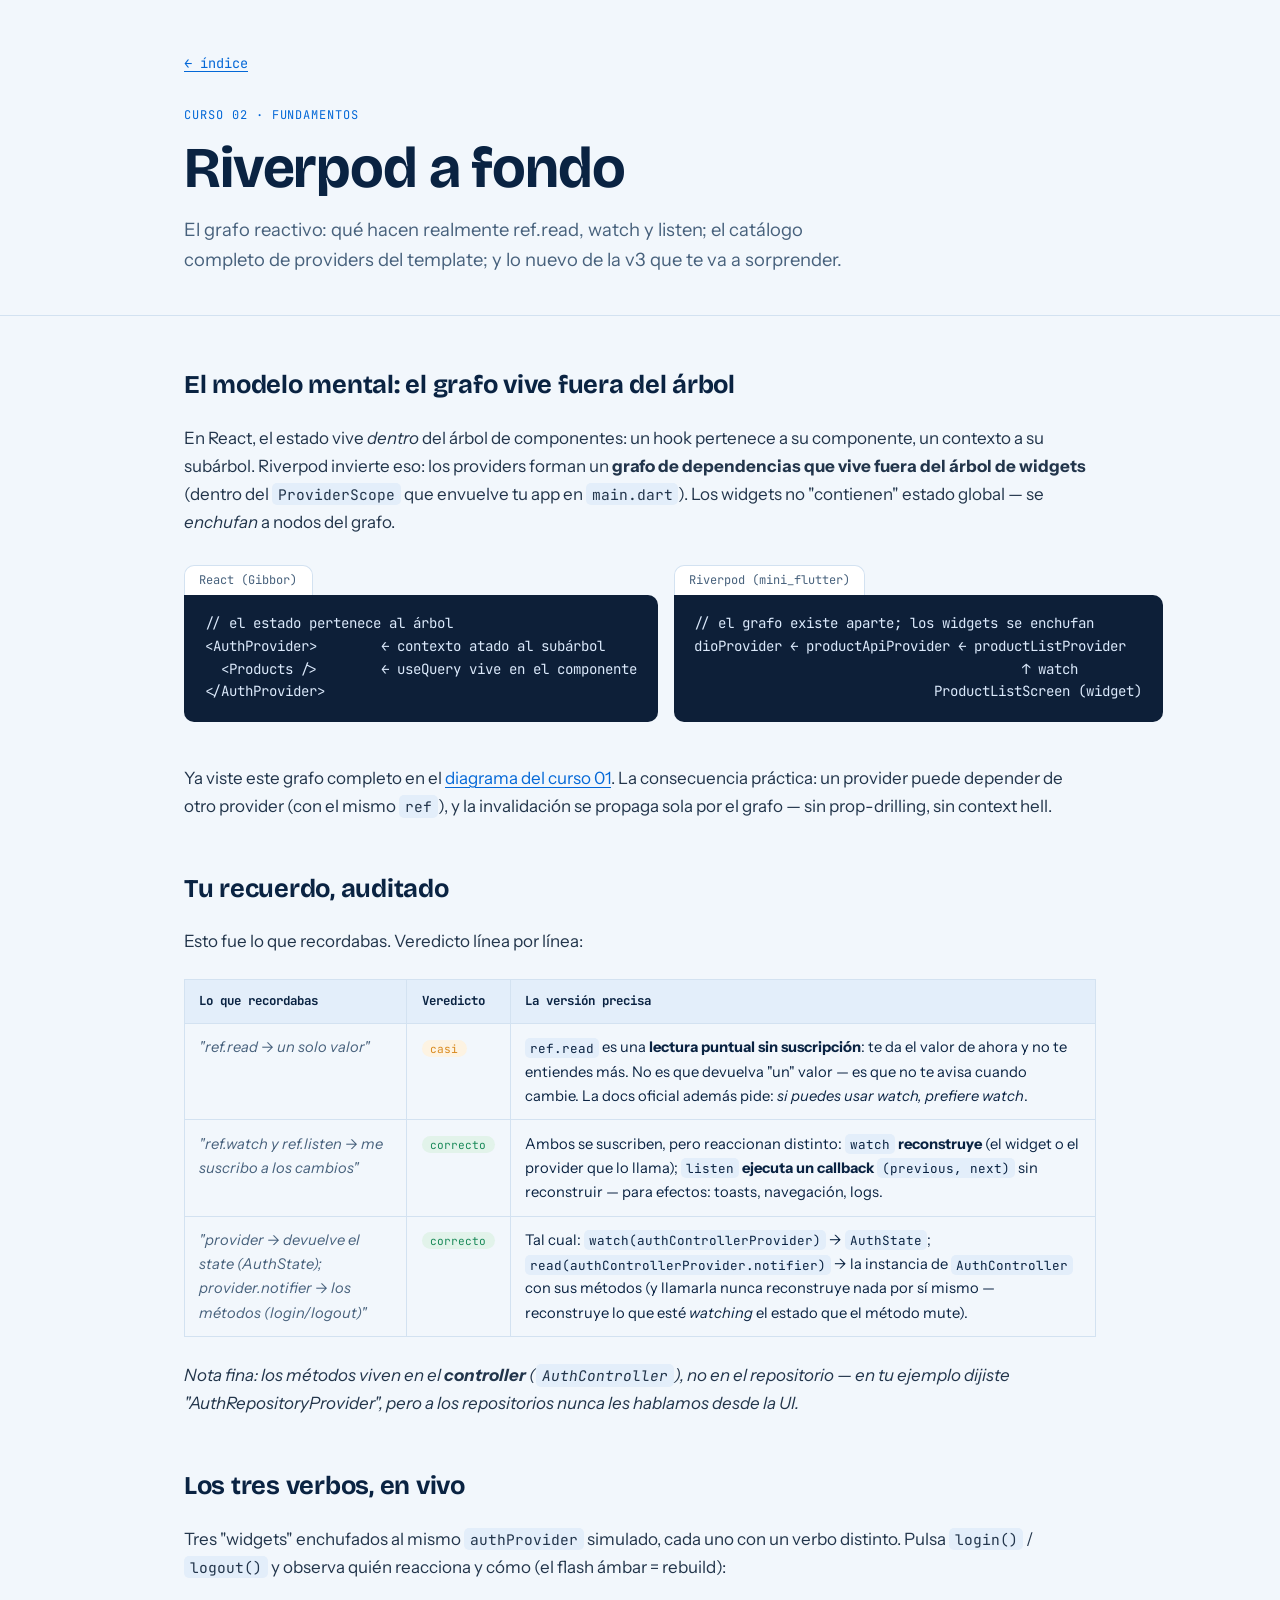
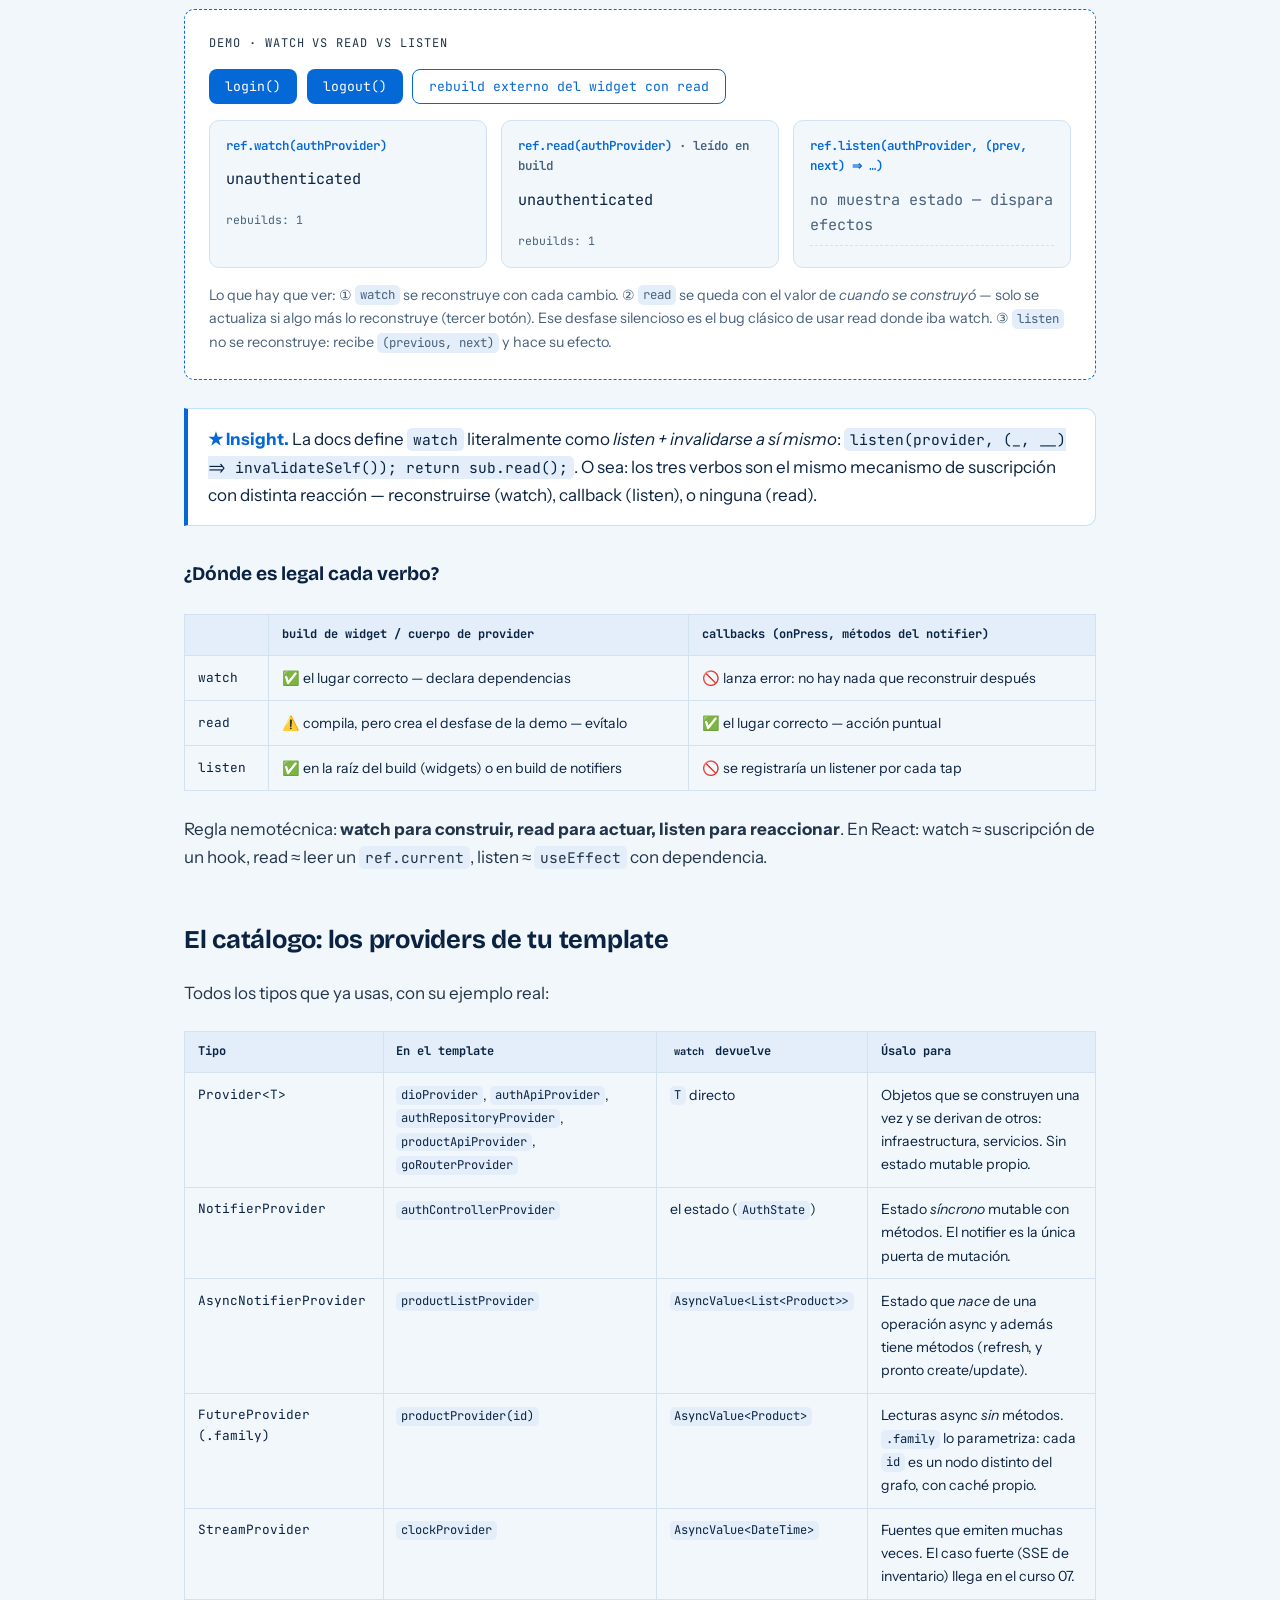
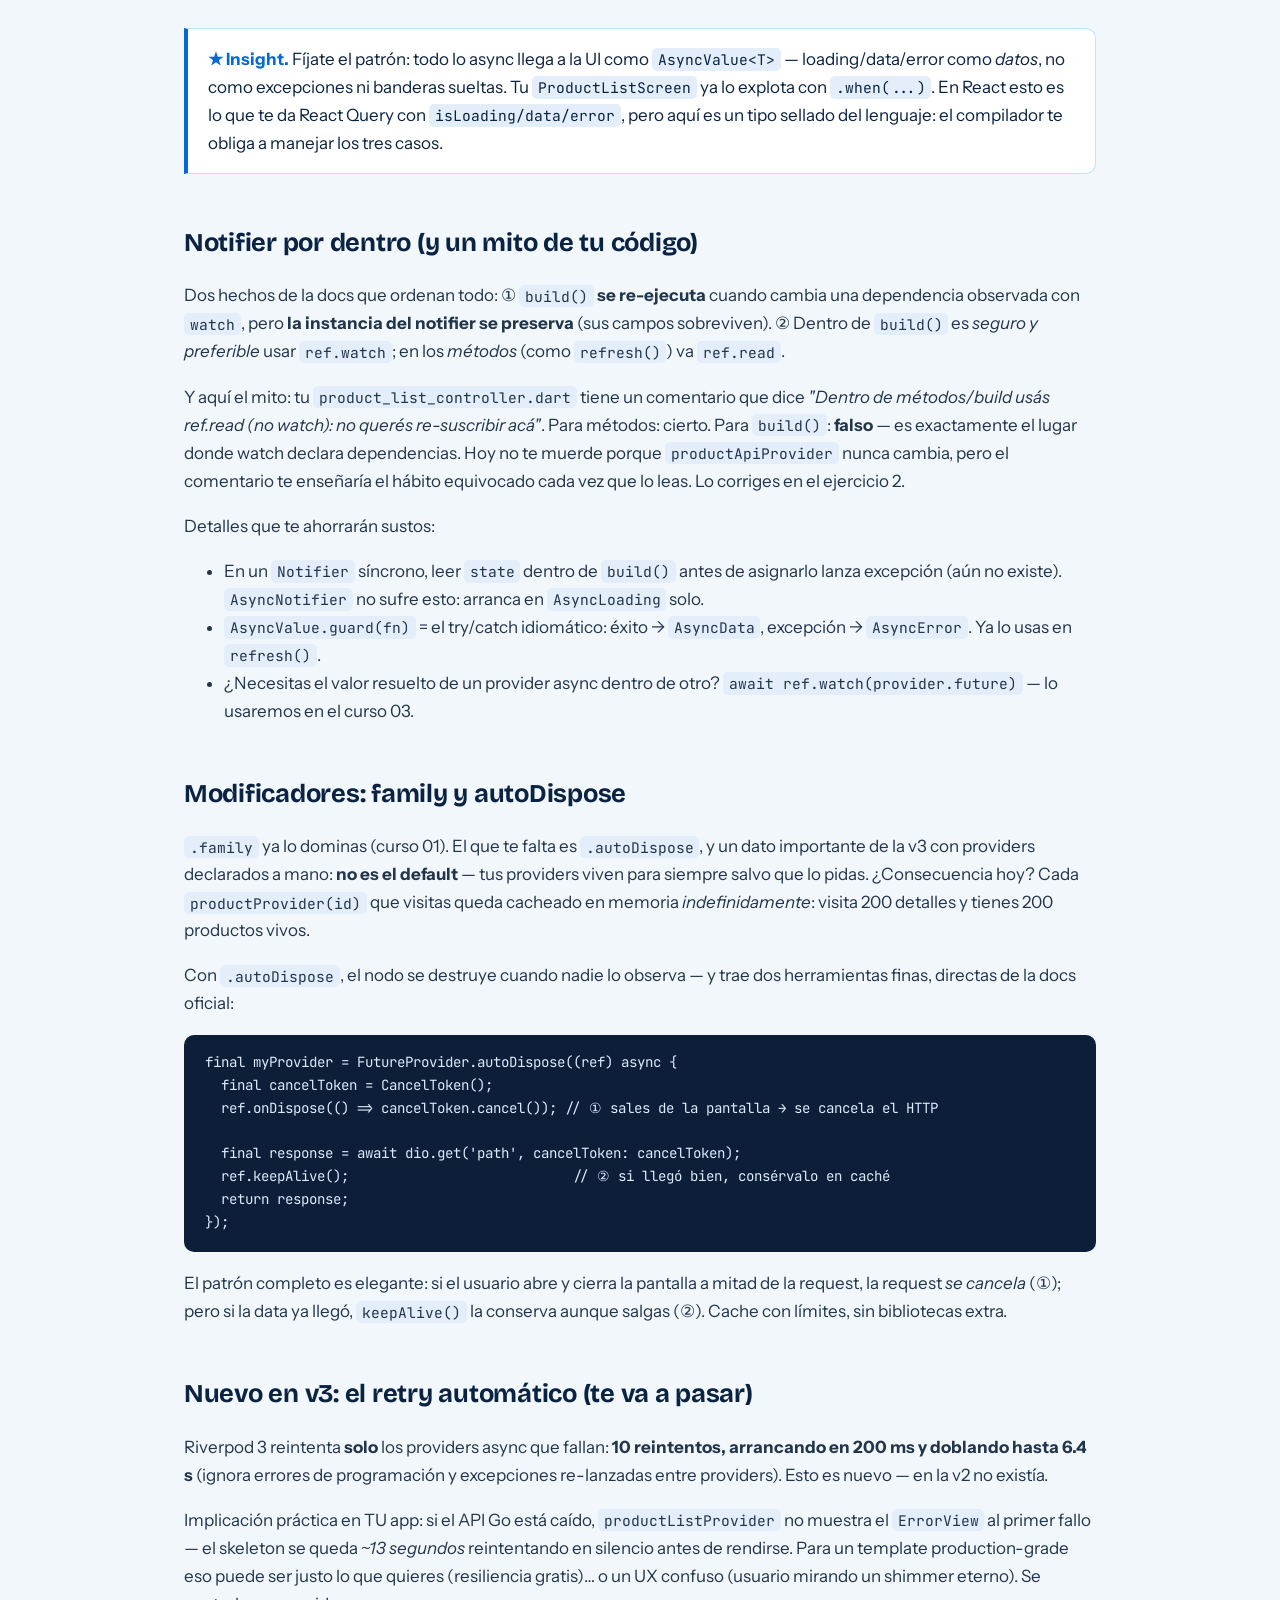
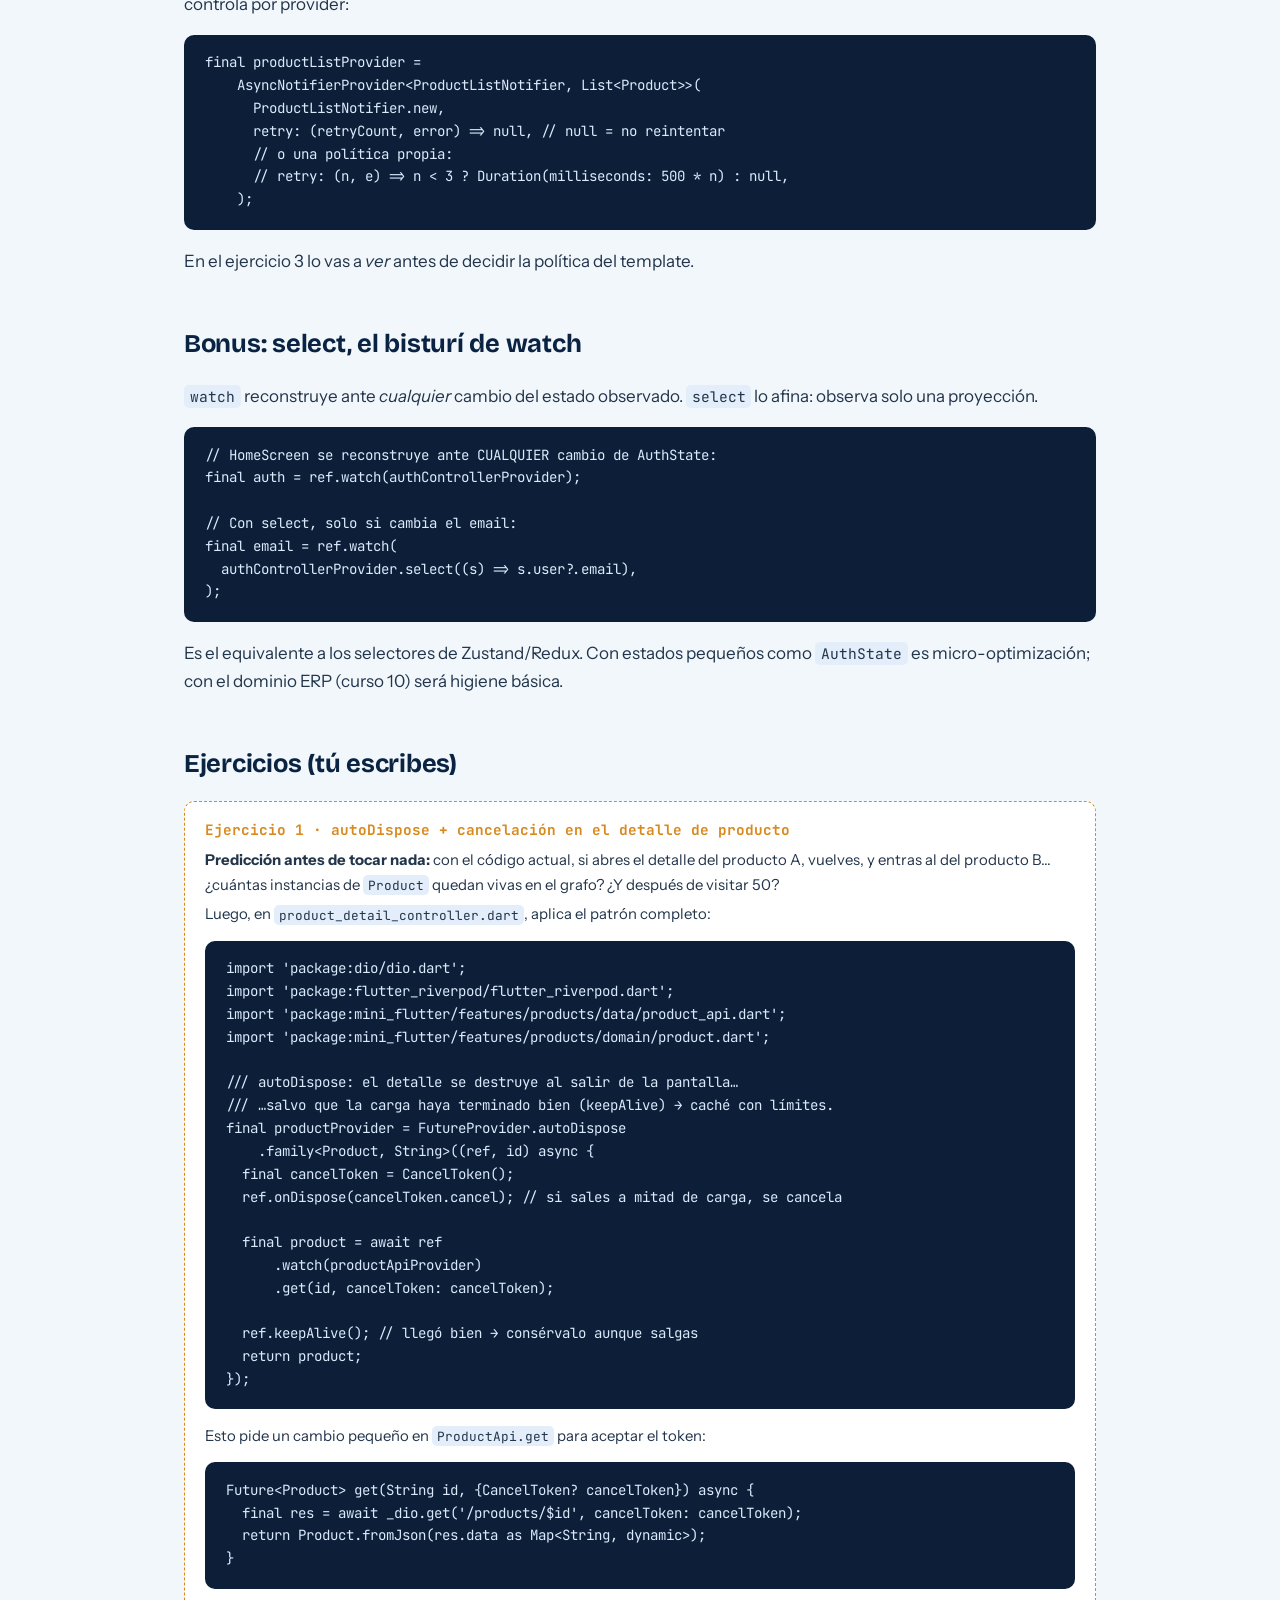
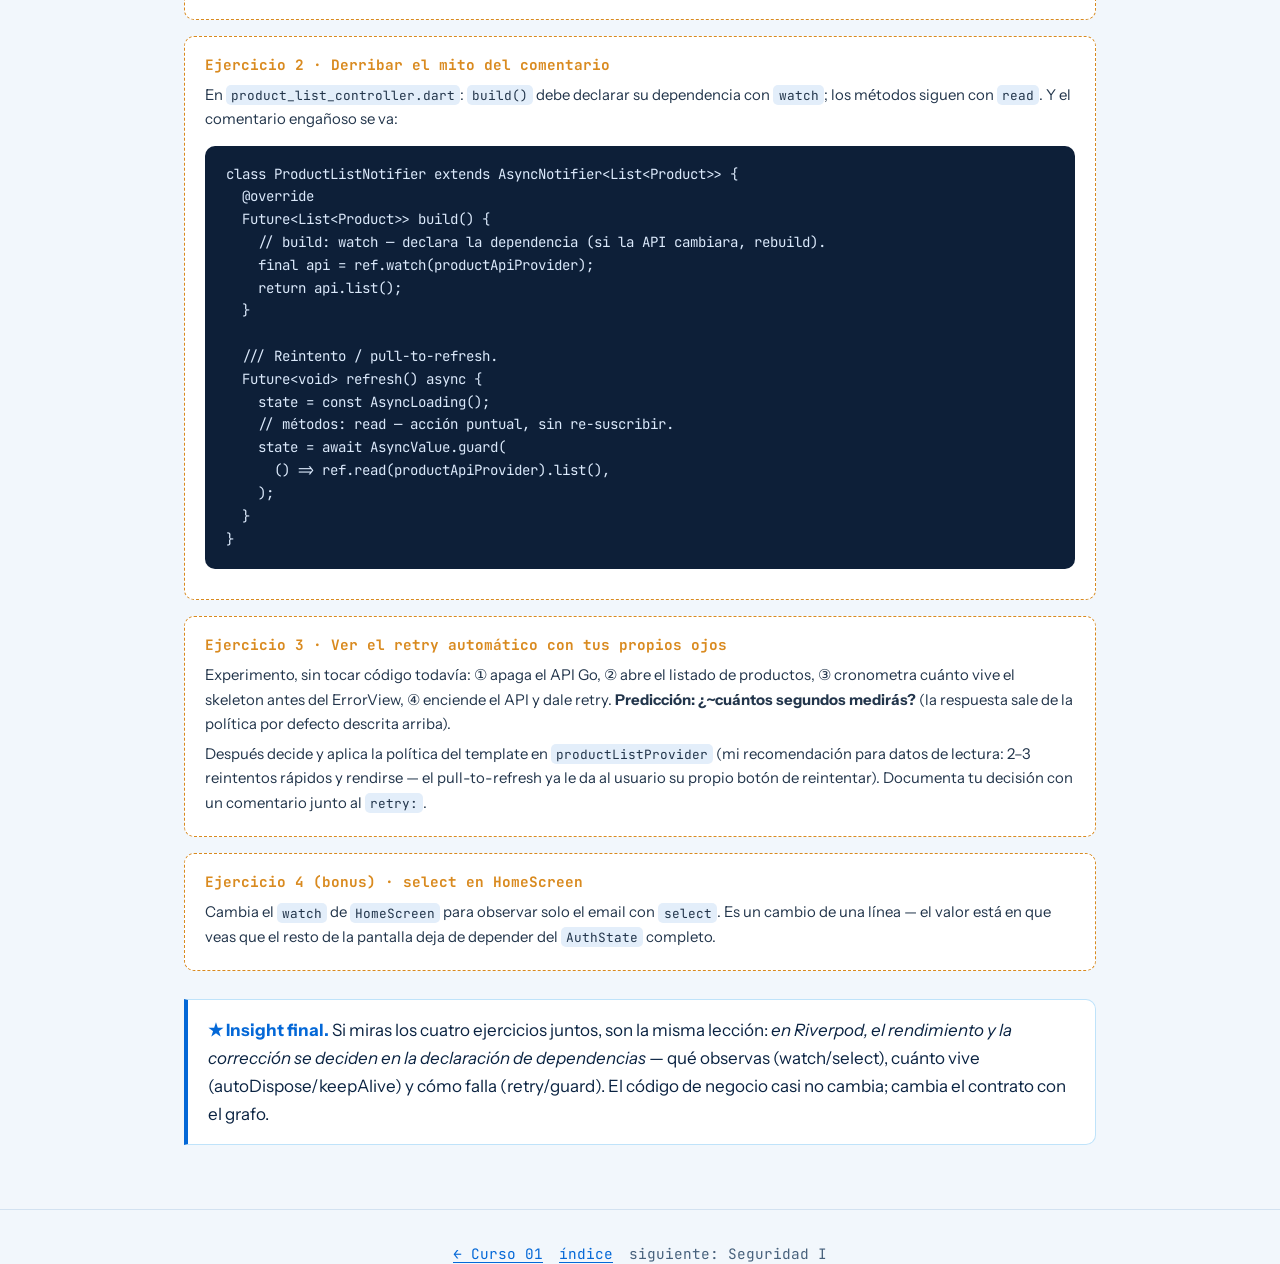
<file: docs/html/curso-02-riverpod.html>
<!doctype html>
<html lang="es">
<head>
<meta charset="utf-8">
<meta name="viewport" content="width=device-width, initial-scale=1">
<meta name="darkreader-lock">
<title>Curso 02 · Riverpod a fondo — Escuela Flutter</title>
<link rel="preconnect" href="https://fonts.googleapis.com">
<link href="https://fonts.googleapis.com/css2?family=Bricolage+Grotesque:wght@500;700;800&family=Instrument+Sans:ital,wght@0,400;0,600;1,400&family=JetBrains+Mono:wght@400;600&display=swap" rel="stylesheet">
<link rel="stylesheet" href="assets/base.css">
<style>
  /* ---- estilos exclusivos de este curso ---- */

  /* tabla de recuerdos */
  .tabla-recuerdo { width: 100%; border-collapse: collapse; margin: 1.5rem 0; font-size: 0.92rem; }
  .tabla-recuerdo th, .tabla-recuerdo td {
    text-align: left; padding: 0.7rem 0.9rem;
    border: 1px solid var(--linea); vertical-align: top;
  }
  .tabla-recuerdo th { font-family: var(--f-mono); font-size: 0.78rem; background: var(--resalte); }
  .tabla-recuerdo td:first-child { font-style: italic; color: var(--ink-suave); }
  .veredicto-chip { font-family: var(--f-mono); font-size: 0.7rem; border-radius: 999px; padding: 0.1rem 0.55rem; white-space: nowrap; }
  .vc-ok { background: #e2f3ea; color: var(--verde); }
  .vc-casi { background: #fdf3e2; color: var(--ambar); }
  @media (prefers-color-scheme: dark) { .vc-ok { background: #11331f; } .vc-casi { background: #3a2c10; } }

  /* demo watch/read/listen */
  .demo-grid { display: grid; grid-template-columns: repeat(3, 1fr); gap: 0.9rem; margin: 1rem 0; }
  @media (max-width: 46rem) { .demo-grid { grid-template-columns: 1fr; } }
  .wcard {
    border: 1px solid var(--linea); border-radius: var(--radio);
    background: var(--paper); padding: 0.9rem 1rem;
    font-family: var(--f-mono); font-size: 0.8rem;
  }
  .wcard h5 { margin: 0 0 0.6rem; font-size: 0.78rem; color: var(--azul); font-weight: 600; }
  .wcard .valor { font-size: 0.95rem; color: var(--ink); min-height: 2.4em; }
  .wcard .contador { color: var(--ink-suave); font-size: 0.72rem; margin-top: 0.5rem; }
  .wcard.flash { animation: flashRebuild 0.6s ease; }
  @keyframes flashRebuild {
    0% { background: #fdf3e2; border-color: var(--ambar); }
    100% { background: var(--paper); border-color: var(--linea); }
  }
  .log-listen {
    margin-top: 0.5rem; max-height: 7.5em; overflow-y: auto;
    font-size: 0.72rem; color: var(--texto-prosa);
    border-top: 1px dashed var(--linea); padding-top: 0.4rem;
  }
  .log-listen div { padding: 0.1rem 0; }
  .botonera { display: flex; flex-wrap: wrap; gap: 0.6rem; margin: 0.75rem 0; }
  .botonera button {
    font-family: var(--f-mono); font-size: 0.82rem;
    border: none; border-radius: 8px; padding: 0.5rem 1rem; cursor: pointer;
    background: var(--azul); color: #fff;
  }
  .botonera button.secundario { background: transparent; color: var(--azul); border: 1.5px solid var(--azul); }

  /* catálogo de providers */
  .tabla-catalogo { width: 100%; border-collapse: collapse; margin: 1.5rem 0; font-size: 0.88rem; }
  .tabla-catalogo th, .tabla-catalogo td { text-align: left; padding: 0.65rem 0.8rem; border: 1px solid var(--linea); vertical-align: top; }
  .tabla-catalogo th { font-family: var(--f-mono); font-size: 0.75rem; background: var(--resalte); }
  .tabla-catalogo code { white-space: nowrap; }
  .celda-mono { font-family: var(--f-mono); font-size: 0.8rem; }

  /* ejercicios (mismo look del curso 01) */
  .ejercicio {
    border: 1px dashed var(--ambar); border-radius: var(--radio);
    background: var(--card); padding: 1rem 1.25rem; margin: 1rem 0;
  }
  .ejercicio h4 { margin: 0 0 0.4rem; font-family: var(--f-mono); font-size: 0.9rem; color: var(--ambar); }
  .ejercicio p { margin: 0.3rem 0; font-size: 0.93rem; }
</style>
</head>
<body>

<header class="curso-header">
  <div class="contenedor">
    <a class="volver" href="index.html">← índice</a>
    <p class="eyebrow">Curso 02 · fundamentos</p>
    <h1 class="titulo-display">Riverpod a fondo</h1>
    <p class="lead">El grafo reactivo: qué hacen realmente ref.read, watch y listen; el catálogo
    completo de providers del template; y lo nuevo de la v3 que te va a sorprender.</p>
  </div>
</header>

<main class="prose">
  <div class="contenedor">

    <h2>El modelo mental: el grafo vive fuera del árbol</h2>
    <p>
      En React, el estado vive <em>dentro</em> del árbol de componentes: un hook pertenece a
      su componente, un contexto a su subárbol. Riverpod invierte eso: los providers forman
      un <strong>grafo de dependencias que vive fuera del árbol de widgets</strong> (dentro
      del <code>ProviderScope</code> que envuelve tu app en <code>main.dart</code>). Los
      widgets no "contienen" estado global — se <em>enchufan</em> a nodos del grafo.
    </p>
    <div class="comparacion">
      <div>
        <span class="archivo">React (Gibbor)</span>
<pre><code>// el estado pertenece al árbol
&lt;AuthProvider&gt;        ← contexto atado al subárbol
  &lt;Products /&gt;        ← useQuery vive en el componente
&lt;/AuthProvider&gt;</code></pre>
      </div>
      <div>
        <span class="archivo">Riverpod (mini_flutter)</span>
<pre><code>// el grafo existe aparte; los widgets se enchufan
dioProvider ← productApiProvider ← productListProvider
                                         ↑ watch
                              ProductListScreen (widget)</code></pre>
      </div>
    </div>
    <p>
      Ya viste este grafo completo en el <a href="curso-01-arquitectura.html">diagrama del
      curso 01</a>. La consecuencia práctica: un provider puede depender de otro provider
      (con el mismo <code>ref</code>), y la invalidación se propaga sola por el grafo — sin
      prop-drilling, sin context hell.
    </p>

    <h2>Tu recuerdo, auditado</h2>
    <p>Esto fue lo que recordabas. Veredicto línea por línea:</p>
    <table class="tabla-recuerdo">
      <tr><th>Lo que recordabas</th><th>Veredicto</th><th>La versión precisa</th></tr>
      <tr>
        <td>"ref.read → un solo valor"</td>
        <td><span class="veredicto-chip vc-casi">casi</span></td>
        <td><code>ref.read</code> es una <strong>lectura puntual sin suscripción</strong>: te da
        el valor de ahora y no te entiendes más. No es que devuelva "un" valor — es que no te
        avisa cuando cambie. La docs oficial además pide: <em>si puedes usar watch, prefiere
        watch</em>.</td>
      </tr>
      <tr>
        <td>"ref.watch y ref.listen → me suscribo a los cambios"</td>
        <td><span class="veredicto-chip vc-ok">correcto</span></td>
        <td>Ambos se suscriben, pero reaccionan distinto: <code>watch</code>
        <strong>reconstruye</strong> (el widget o el provider que lo llama);
        <code>listen</code> <strong>ejecuta un callback</strong> <code>(previous, next)</code>
        sin reconstruir — para efectos: toasts, navegación, logs.</td>
      </tr>
      <tr>
        <td>"provider → devuelve el state (AuthState); provider.notifier → los métodos (login/logout)"</td>
        <td><span class="veredicto-chip vc-ok">correcto</span></td>
        <td>Tal cual: <code>watch(authControllerProvider)</code> → <code>AuthState</code>;
        <code>read(authControllerProvider.notifier)</code> → la instancia de
        <code>AuthController</code> con sus métodos (y llamarla nunca reconstruye nada por sí
        mismo — reconstruye lo que esté <em>watching</em> el estado que el método mute).</td>
      </tr>
    </table>
    <p><em>Nota fina: los métodos viven en el <strong>controller</strong>
    (<code>AuthController</code>), no en el repositorio — en tu ejemplo dijiste
    "AuthRepositoryProvider", pero a los repositorios nunca les hablamos desde la UI.</em></p>

    <h2>Los tres verbos, en vivo</h2>
    <p>
      Tres "widgets" enchufados al mismo <code>authProvider</code> simulado, cada uno con un
      verbo distinto. Pulsa <code>login()</code> / <code>logout()</code> y observa quién
      reacciona y cómo (el flash ámbar = rebuild):
    </p>

    <div class="demo">
      <p class="demo-titulo">demo · watch vs read vs listen</p>
      <div class="botonera">
        <button id="btn-login">login()</button>
        <button id="btn-logout">logout()</button>
        <button id="btn-rebuild" class="secundario">rebuild externo del widget con read</button>
      </div>
      <div class="demo-grid">
        <div class="wcard" id="card-watch">
          <h5>ref.watch(authProvider)</h5>
          <div class="valor" id="valor-watch">—</div>
          <div class="contador" id="rebuilds-watch">rebuilds: 0</div>
        </div>
        <div class="wcard" id="card-read">
          <h5>ref.read(authProvider) <span style="color:var(--ink-suave)">· leído en build</span></h5>
          <div class="valor" id="valor-read">—</div>
          <div class="contador" id="rebuilds-read">rebuilds: 0</div>
        </div>
        <div class="wcard" id="card-listen">
          <h5>ref.listen(authProvider, (prev, next) ⇒ …)</h5>
          <div class="valor" style="color:var(--ink-suave)">no muestra estado — dispara efectos</div>
          <div class="log-listen" id="log-listen"></div>
        </div>
      </div>
      <p style="color: var(--ink-suave); font-size: 0.9rem; margin-bottom: 0;">
        Lo que hay que ver: ① <code>watch</code> se reconstruye con cada cambio.
        ② <code>read</code> se queda con el valor de <em>cuando se construyó</em> — solo se
        actualiza si algo más lo reconstruye (tercer botón). Ese desfase silencioso es el bug
        clásico de usar read donde iba watch. ③ <code>listen</code> no se reconstruye: recibe
        <code>(previous, next)</code> y hace su efecto.
      </p>
    </div>

    <div class="insight">
      <strong>★ Insight.</strong> La docs define <code>watch</code> literalmente como
      <em>listen + invalidarse a sí mismo</em>:
      <code>listen(provider, (_, __) =&gt; invalidateSelf()); return sub.read();</code>.
      O sea: los tres verbos son el mismo mecanismo de suscripción con distinta reacción —
      reconstruirse (watch), callback (listen), o ninguna (read).
    </div>

    <h3>¿Dónde es legal cada verbo?</h3>
    <table class="tabla-catalogo">
      <tr><th></th><th>build de widget / cuerpo de provider</th><th>callbacks (onPress, métodos del notifier)</th></tr>
      <tr>
        <td class="celda-mono">watch</td>
        <td>✅ el lugar correcto — declara dependencias</td>
        <td>🚫 lanza error: no hay nada que reconstruir después</td>
      </tr>
      <tr>
        <td class="celda-mono">read</td>
        <td>⚠️ compila, pero crea el desfase de la demo — evítalo</td>
        <td>✅ el lugar correcto — acción puntual</td>
      </tr>
      <tr>
        <td class="celda-mono">listen</td>
        <td>✅ en la raíz del build (widgets) o en build de notifiers</td>
        <td>🚫 se registraría un listener por cada tap</td>
      </tr>
    </table>
    <p>
      Regla nemotécnica: <strong>watch para construir, read para actuar, listen para
      reaccionar</strong>. En React: watch ≈ suscripción de un hook, read ≈ leer un
      <code>ref.current</code>, listen ≈ <code>useEffect</code> con dependencia.
    </p>

    <h2>El catálogo: los providers de tu template</h2>
    <p>Todos los tipos que ya usas, con su ejemplo real:</p>
    <table class="tabla-catalogo">
      <tr><th>Tipo</th><th>En el template</th><th><code>watch</code> devuelve</th><th>Úsalo para</th></tr>
      <tr>
        <td class="celda-mono">Provider&lt;T&gt;</td>
        <td><code>dioProvider</code>, <code>authApiProvider</code>, <code>authRepositoryProvider</code>, <code>productApiProvider</code>, <code>goRouterProvider</code></td>
        <td><code>T</code> directo</td>
        <td>Objetos que se construyen una vez y se derivan de otros: infraestructura, servicios. Sin estado mutable propio.</td>
      </tr>
      <tr>
        <td class="celda-mono">NotifierProvider</td>
        <td><code>authControllerProvider</code></td>
        <td>el estado (<code>AuthState</code>)</td>
        <td>Estado <em>síncrono</em> mutable con métodos. El notifier es la única puerta de mutación.</td>
      </tr>
      <tr>
        <td class="celda-mono">AsyncNotifierProvider</td>
        <td><code>productListProvider</code></td>
        <td><code>AsyncValue&lt;List&lt;Product&gt;&gt;</code></td>
        <td>Estado que <em>nace</em> de una operación async y además tiene métodos (refresh, y pronto create/update).</td>
      </tr>
      <tr>
        <td class="celda-mono">FutureProvider (.family)</td>
        <td><code>productProvider(id)</code></td>
        <td><code>AsyncValue&lt;Product&gt;</code></td>
        <td>Lecturas async <em>sin</em> métodos. <code>.family</code> lo parametriza: cada <code>id</code> es un nodo distinto del grafo, con caché propio.</td>
      </tr>
      <tr>
        <td class="celda-mono">StreamProvider</td>
        <td><code>clockProvider</code></td>
        <td><code>AsyncValue&lt;DateTime&gt;</code></td>
        <td>Fuentes que emiten muchas veces. El caso fuerte (SSE de inventario) llega en el curso 07.</td>
      </tr>
    </table>

    <div class="insight">
      <strong>★ Insight.</strong> Fíjate el patrón: todo lo async llega a la UI como
      <code>AsyncValue&lt;T&gt;</code> — loading/data/error como <em>datos</em>, no como
      excepciones ni banderas sueltas. Tu <code>ProductListScreen</code> ya lo explota con
      <code>.when(...)</code>. En React esto es lo que te da React Query con
      <code>isLoading/data/error</code>, pero aquí es un tipo sellado del lenguaje: el
      compilador te obliga a manejar los tres casos.
    </div>

    <h2>Notifier por dentro (y un mito de tu código)</h2>
    <p>
      Dos hechos de la docs que ordenan todo: ① <code>build()</code> <strong>se re-ejecuta</strong>
      cuando cambia una dependencia observada con <code>watch</code>, pero <strong>la instancia
      del notifier se preserva</strong> (sus campos sobreviven). ② Dentro de
      <code>build()</code> es <em>seguro y preferible</em> usar <code>ref.watch</code>; en los
      <em>métodos</em> (como <code>refresh()</code>) va <code>ref.read</code>.
    </p>
    <p>
      Y aquí el mito: tu <code>product_list_controller.dart</code> tiene un comentario que dice
      <em>"Dentro de métodos/build usás ref.read (no watch): no querés re-suscribir acá"</em>.
      Para métodos: cierto. Para <code>build()</code>: <strong>falso</strong> — es exactamente
      el lugar donde watch declara dependencias. Hoy no te muerde porque
      <code>productApiProvider</code> nunca cambia, pero el comentario te enseñaría el hábito
      equivocado cada vez que lo leas. Lo corriges en el ejercicio 2.
    </p>
    <p>Detalles que te ahorrarán sustos:</p>
    <ul>
      <li>En un <code>Notifier</code> síncrono, leer <code>state</code> dentro de
      <code>build()</code> antes de asignarlo lanza excepción (aún no existe).
      <code>AsyncNotifier</code> no sufre esto: arranca en <code>AsyncLoading</code> solo.</li>
      <li><code>AsyncValue.guard(fn)</code> = el try/catch idiomático: éxito →
      <code>AsyncData</code>, excepción → <code>AsyncError</code>. Ya lo usas en
      <code>refresh()</code>.</li>
      <li>¿Necesitas el valor resuelto de un provider async dentro de otro?
      <code>await ref.watch(provider.future)</code> — lo usaremos en el curso 03.</li>
    </ul>

    <h2>Modificadores: family y autoDispose</h2>
    <p>
      <code>.family</code> ya lo dominas (curso 01). El que te falta es
      <code>.autoDispose</code>, y un dato importante de la v3 con providers declarados a mano:
      <strong>no es el default</strong> — tus providers viven para siempre salvo que lo pidas.
      ¿Consecuencia hoy? Cada <code>productProvider(id)</code> que visitas queda cacheado en
      memoria <em>indefinidamente</em>: visita 200 detalles y tienes 200 productos vivos.
    </p>
    <p>Con <code>.autoDispose</code>, el nodo se destruye cuando nadie lo observa — y trae dos
    herramientas finas, directas de la docs oficial:</p>
<pre><code>final myProvider = FutureProvider.autoDispose((ref) async {
  final cancelToken = CancelToken();
  ref.onDispose(() =&gt; cancelToken.cancel()); // ① sales de la pantalla → se cancela el HTTP

  final response = await dio.get('path', cancelToken: cancelToken);
  ref.keepAlive();                            // ② si llegó bien, consérvalo en caché
  return response;
});</code></pre>
    <p>
      El patrón completo es elegante: si el usuario abre y cierra la pantalla a mitad de la
      request, la request <em>se cancela</em> (①); pero si la data ya llegó,
      <code>keepAlive()</code> la conserva aunque salgas (②). Cache con límites, sin
      bibliotecas extra.
    </p>

    <h2>Nuevo en v3: el retry automático (te va a pasar)</h2>
    <p>
      Riverpod 3 reintenta <strong>solo</strong> los providers async que fallan:
      <strong>10 reintentos, arrancando en 200 ms y doblando hasta 6.4 s</strong> (ignora
      errores de programación y excepciones re-lanzadas entre providers). Esto es nuevo — en
      la v2 no existía.
    </p>
    <p>
      Implicación práctica en TU app: si el API Go está caído, <code>productListProvider</code>
      no muestra el <code>ErrorView</code> al primer fallo — el skeleton se queda
      <em>~13 segundos</em> reintentando en silencio antes de rendirse. Para un template
      production-grade eso puede ser justo lo que quieres (resiliencia gratis)… o un UX
      confuso (usuario mirando un shimmer eterno). Se controla por provider:
    </p>
<pre><code>final productListProvider =
    AsyncNotifierProvider&lt;ProductListNotifier, List&lt;Product&gt;&gt;(
      ProductListNotifier.new,
      retry: (retryCount, error) =&gt; null, // null = no reintentar
      // o una política propia:
      // retry: (n, e) =&gt; n &lt; 3 ? Duration(milliseconds: 500 * n) : null,
    );</code></pre>
    <p>En el ejercicio 3 lo vas a <em>ver</em> antes de decidir la política del template.</p>

    <h2>Bonus: select, el bisturí de watch</h2>
    <p>
      <code>watch</code> reconstruye ante <em>cualquier</em> cambio del estado observado.
      <code>select</code> lo afina: observa solo una proyección.
    </p>
<pre><code>// HomeScreen se reconstruye ante CUALQUIER cambio de AuthState:
final auth = ref.watch(authControllerProvider);

// Con select, solo si cambia el email:
final email = ref.watch(
  authControllerProvider.select((s) =&gt; s.user?.email),
);</code></pre>
    <p>Es el equivalente a los selectores de Zustand/Redux. Con estados pequeños como
    <code>AuthState</code> es micro-optimización; con el dominio ERP (curso 10) será
    higiene básica.</p>

    <h2>Ejercicios (tú escribes)</h2>

    <div class="ejercicio">
      <h4>Ejercicio 1 · autoDispose + cancelación en el detalle de producto</h4>
      <p><strong>Predicción antes de tocar nada:</strong> con el código actual, si abres el
      detalle del producto A, vuelves, y entras al del producto B… ¿cuántas instancias de
      <code>Product</code> quedan vivas en el grafo? ¿Y después de visitar 50?</p>
      <p>Luego, en <code>product_detail_controller.dart</code>, aplica el patrón completo:</p>
<pre><code>import 'package:dio/dio.dart';
import 'package:flutter_riverpod/flutter_riverpod.dart';
import 'package:mini_flutter/features/products/data/product_api.dart';
import 'package:mini_flutter/features/products/domain/product.dart';

/// autoDispose: el detalle se destruye al salir de la pantalla…
/// …salvo que la carga haya terminado bien (keepAlive) → caché con límites.
final productProvider = FutureProvider.autoDispose
    .family&lt;Product, String&gt;((ref, id) async {
  final cancelToken = CancelToken();
  ref.onDispose(cancelToken.cancel); // si sales a mitad de carga, se cancela

  final product = await ref
      .watch(productApiProvider)
      .get(id, cancelToken: cancelToken);

  ref.keepAlive(); // llegó bien → consérvalo aunque salgas
  return product;
});</code></pre>
      <p>Esto pide un cambio pequeño en <code>ProductApi.get</code> para aceptar el token:</p>
<pre><code>Future&lt;Product&gt; get(String id, {CancelToken? cancelToken}) async {
  final res = await _dio.get('/products/$id', cancelToken: cancelToken);
  return Product.fromJson(res.data as Map&lt;String, dynamic&gt;);
}</code></pre>
    </div>

    <div class="ejercicio">
      <h4>Ejercicio 2 · Derribar el mito del comentario</h4>
      <p>En <code>product_list_controller.dart</code>: <code>build()</code> debe declarar su
      dependencia con <code>watch</code>; los métodos siguen con <code>read</code>. Y el
      comentario engañoso se va:</p>
<pre><code>class ProductListNotifier extends AsyncNotifier&lt;List&lt;Product&gt;&gt; {
  @override
  Future&lt;List&lt;Product&gt;&gt; build() {
    // build: watch — declara la dependencia (si la API cambiara, rebuild).
    final api = ref.watch(productApiProvider);
    return api.list();
  }

  /// Reintento / pull-to-refresh.
  Future&lt;void&gt; refresh() async {
    state = const AsyncLoading();
    // métodos: read — acción puntual, sin re-suscribir.
    state = await AsyncValue.guard(
      () =&gt; ref.read(productApiProvider).list(),
    );
  }
}</code></pre>
    </div>

    <div class="ejercicio">
      <h4>Ejercicio 3 · Ver el retry automático con tus propios ojos</h4>
      <p>Experimento, sin tocar código todavía: ① apaga el API Go, ② abre el listado de
      productos, ③ cronometra cuánto vive el skeleton antes del ErrorView, ④ enciende el API
      y dale retry. <strong>Predicción: ¿~cuántos segundos medirás?</strong> (la respuesta
      sale de la política por defecto descrita arriba).</p>
      <p>Después decide y aplica la política del template en <code>productListProvider</code>
      (mi recomendación para datos de lectura: 2–3 reintentos rápidos y rendirse — el
      pull-to-refresh ya le da al usuario su propio botón de reintentar). Documenta tu
      decisión con un comentario junto al <code>retry:</code>.</p>
    </div>

    <div class="ejercicio">
      <h4>Ejercicio 4 (bonus) · select en HomeScreen</h4>
      <p>Cambia el <code>watch</code> de <code>HomeScreen</code> para observar solo el email
      con <code>select</code>. Es un cambio de una línea — el valor está en que veas que el
      resto de la pantalla deja de depender del <code>AuthState</code> completo.</p>
    </div>

    <div class="insight">
      <strong>★ Insight final.</strong> Si miras los cuatro ejercicios juntos, son la misma
      lección: <em>en Riverpod, el rendimiento y la corrección se deciden en la declaración de
      dependencias</em> — qué observas (watch/select), cuánto vive (autoDispose/keepAlive) y
      cómo falla (retry/guard). El código de negocio casi no cambia; cambia el contrato con el
      grafo.
    </div>

  </div>
</main>

<footer class="paginacion">
  <div class="contenedor" style="display:flex; justify-content:space-between; gap:1rem;">
    <a href="curso-01-arquitectura.html">← Curso 01</a>
    <a href="index.html">índice</a>
    <span style="color: var(--ink-suave)">siguiente: Seguridad I</span>
  </div>
</footer>

<script>
// ═══════════════════════════════════════════════════════════════
// Demo: watch vs read vs listen sobre un authProvider simulado
// ═══════════════════════════════════════════════════════════════
(function () {
  let estado = { status: 'unauthenticated', email: null };
  let rebuildsWatch = 0;
  let rebuildsRead = 0;

  const $ = id => document.getElementById(id);
  const texto = e => e.status + (e.email ? ' · ' + e.email : '');

  function flash(card) {
    card.classList.remove('flash');
    void card.offsetWidth; // reinicia la animación
    card.classList.add('flash');
  }

  // watch: se reconstruye con CADA cambio de estado
  function renderWatch() {
    rebuildsWatch++;
    $('valor-watch').textContent = texto(estado);
    $('rebuilds-watch').textContent = 'rebuilds: ' + rebuildsWatch;
    flash($('card-watch'));
  }

  // read: captura el valor SOLO cuando algo más lo reconstruye
  function renderRead() {
    rebuildsRead++;
    $('valor-read').textContent = texto(estado);
    $('rebuilds-read').textContent = 'rebuilds: ' + rebuildsRead;
    flash($('card-read'));
  }

  // listen: callback (previous, next), sin rebuild
  function notificar(prev, next) {
    const log = $('log-listen');
    const linea = document.createElement('div');
    linea.textContent = '(' + texto(prev) + ') → (' + texto(next) + ')  ⚡ efecto';
    log.prepend(linea);
  }

  function mutar(nuevo) {
    const prev = estado;
    estado = nuevo;
    renderWatch();          // watch reacciona solo
    notificar(prev, estado); // listen reacciona solo
    // read: nada. Se queda con lo que capturó en su último build.
  }

  $('btn-login').addEventListener('click', () =>
    mutar({ status: 'authenticated', email: 'erik@gibbor.app' }));
  $('btn-logout').addEventListener('click', () =>
    mutar({ status: 'unauthenticated', email: null }));
  $('btn-rebuild').addEventListener('click', renderRead);

  // build inicial de los tres
  renderWatch(); renderRead();
  rebuildsWatch = 1; rebuildsRead = 1;
})();
</script>

</body>
</html>
</file>
<file: docs/html/assets/base.css>
/* ============================================================
   Escuela Flutter — sistema de diseño compartido
   Lo usan: index.html y todas las páginas de curso.
   Tokens primero; componentes después. Selectores planos
   (una clase por regla) para evitar guerras de especificidad.
   ============================================================ */

:root {
  /* Declarar ambos esquemas evita que Chrome invierta la página a la
     fuerza en modo oscuro: abajo definimos nuestra propia paleta dark. */
  color-scheme: light dark;

  /* Color — papel azul de plano técnico + tinta navy */
  --paper: #f2f7fc;
  --card: #ffffff;
  --ink: #0a2342;
  --ink-suave: #47617c;
  --linea: #d3e2f1;
  --azul: #0468d7;      /* azul Flutter: acciones y enlaces */
  --cielo: #bfe3fa;     /* fondos de énfasis */
  --ambar: #d98a1f;     /* rayo de hot-reload: "en curso" */
  --verde: #1b8a5a;     /* completado */
  --navy-codigo: #0d1f38; /* fondo de bloques de código */
  --resalte: #e3eefa;   /* fondo de code inline */
  --texto-prosa: #22354b;

  /* Tipografía */
  --f-display: "Bricolage Grotesque", "Avenir Next", "Trebuchet MS", sans-serif;
  --f-cuerpo: "Instrument Sans", -apple-system, "Segoe UI", sans-serif;
  --f-mono: "JetBrains Mono", ui-monospace, "SF Mono", Menlo, monospace;

  /* Ritmo */
  --ancho: 60rem;
  --radio: 10px;
}

/* Paleta oscura propia: navy profundo, nunca negro invertido.
   Se activa sola si el sistema/navegador está en modo oscuro. */
@media (prefers-color-scheme: dark) {
  :root {
    --paper: #0a1626;
    --card: #10233a;
    --ink: #e6f0fb;
    --ink-suave: #93aac2;
    --linea: #24405c;
    --azul: #58b0f8;
    --cielo: #1c3d5c;
    --ambar: #eeb055;
    --verde: #4ecb92;
    --navy-codigo: #071120;
    --resalte: #1c3550;
    --texto-prosa: #c6d6e8;
  }
}

* { box-sizing: border-box; }

html { scroll-behavior: smooth; }

body {
  margin: 0;
  background: var(--paper);
  color: var(--ink);
  font-family: var(--f-cuerpo);
  font-size: 1.0625rem;
  line-height: 1.65;
}

/* ---------- estructura común de página ---------- */

.contenedor {
  max-width: var(--ancho);
  margin: 0 auto;
  padding: 0 1.5rem;
}

.eyebrow {
  font-family: var(--f-mono);
  font-size: 0.75rem;
  letter-spacing: 0.08em;
  text-transform: uppercase;
  color: var(--azul);
  margin: 0 0 0.75rem;
}

.titulo-display {
  font-family: var(--f-display);
  font-weight: 700;
  font-size: clamp(2.2rem, 5.5vw, 3.6rem);
  line-height: 1.05;
  letter-spacing: -0.02em;
  margin: 0 0 1rem;
}

.lead {
  font-size: 1.15rem;
  color: var(--ink-suave);
  max-width: 42rem;
  margin: 0;
}

a { color: var(--azul); text-decoration-thickness: 1px; text-underline-offset: 3px; }
a:focus-visible, button:focus-visible {
  outline: 3px solid var(--azul);
  outline-offset: 2px;
  border-radius: 4px;
}

/* ---------- página de curso ---------- */

.curso-header {
  border-bottom: 1px solid var(--linea);
  padding: 3rem 0 2.5rem;
  margin-bottom: 2.5rem;
}

.volver {
  font-family: var(--f-mono);
  font-size: 0.85rem;
  display: inline-block;
  margin-bottom: 2rem;
}

.prose h2 {
  font-family: var(--f-display);
  font-size: 1.6rem;
  letter-spacing: -0.01em;
  margin: 3rem 0 0.75rem;
}

.prose h3 {
  font-family: var(--f-display);
  font-size: 1.2rem;
  margin: 2rem 0 0.5rem;
}

.prose p, .prose li { color: var(--texto-prosa); }

.prose code {
  font-family: var(--f-mono);
  font-size: 0.86em;
  background: var(--resalte);
  border-radius: 5px;
  padding: 0.12em 0.4em;
}

/* Bloques de código: tinta invertida (navy) sobre el papel claro */
.prose pre {
  background: var(--navy-codigo);
  color: #dbe9fb;
  border-radius: var(--radio);
  padding: 1.1rem 1.3rem;
  overflow-x: auto;
  line-height: 1.55;
  font-size: 0.88rem;
}

.prose pre code { background: none; padding: 0; font-size: inherit; color: inherit; }

/* etiqueta de archivo sobre un bloque de código */
.archivo {
  font-family: var(--f-mono);
  font-size: 0.75rem;
  color: var(--ink-suave);
  background: var(--card);
  border: 1px solid var(--linea);
  border-bottom: none;
  border-radius: var(--radio) var(--radio) 0 0;
  display: inline-block;
  padding: 0.3rem 0.9rem;
  margin-bottom: 0;
}

.archivo + pre { margin-top: 0; border-top-left-radius: 0; }

/* Callout de insight (equivalente a las notas ★ de la terminal) */
.insight {
  border: 1px solid var(--cielo);
  border-left: 4px solid var(--azul);
  background: var(--card);
  border-radius: 0 var(--radio) var(--radio) 0;
  padding: 1rem 1.25rem;
  margin: 1.75rem 0;
}

.insight strong { color: var(--azul); }

/* Contenedor de demos interactivas / canvas / svg */
.demo {
  border: 1px dashed var(--azul);
  border-radius: var(--radio);
  background: var(--card);
  padding: 1.5rem;
  margin: 1.75rem 0;
}

.demo-titulo {
  font-family: var(--f-mono);
  font-size: 0.75rem;
  text-transform: uppercase;
  letter-spacing: 0.08em;
  color: var(--ambar);
  margin: 0 0 1rem;
}

/* comparación React ↔ Flutter, lado a lado */
.comparacion {
  display: grid;
  grid-template-columns: 1fr 1fr;
  gap: 1rem;
  margin: 1.75rem 0;
}

@media (max-width: 40rem) {
  .comparacion { grid-template-columns: 1fr; }
}

/* pie de curso: anterior / índice / siguiente */
.paginacion {
  display: flex;
  justify-content: space-between;
  gap: 1rem;
  border-top: 1px solid var(--linea);
  margin-top: 4rem;
  padding: 2rem 0 4rem;
  font-family: var(--f-mono);
  font-size: 0.9rem;
}

/* ---------- utilidades ---------- */

.pill {
  font-family: var(--f-mono);
  font-size: 0.78rem;
  border: 1px solid var(--linea);
  background: var(--card);
  border-radius: 999px;
  padding: 0.25rem 0.8rem;
  white-space: nowrap;
}

@media (prefers-reduced-motion: reduce) {
  *, *::before, *::after {
    animation-duration: 0.01ms !important;
    transition-duration: 0.01ms !important;
  }
}
</file>
